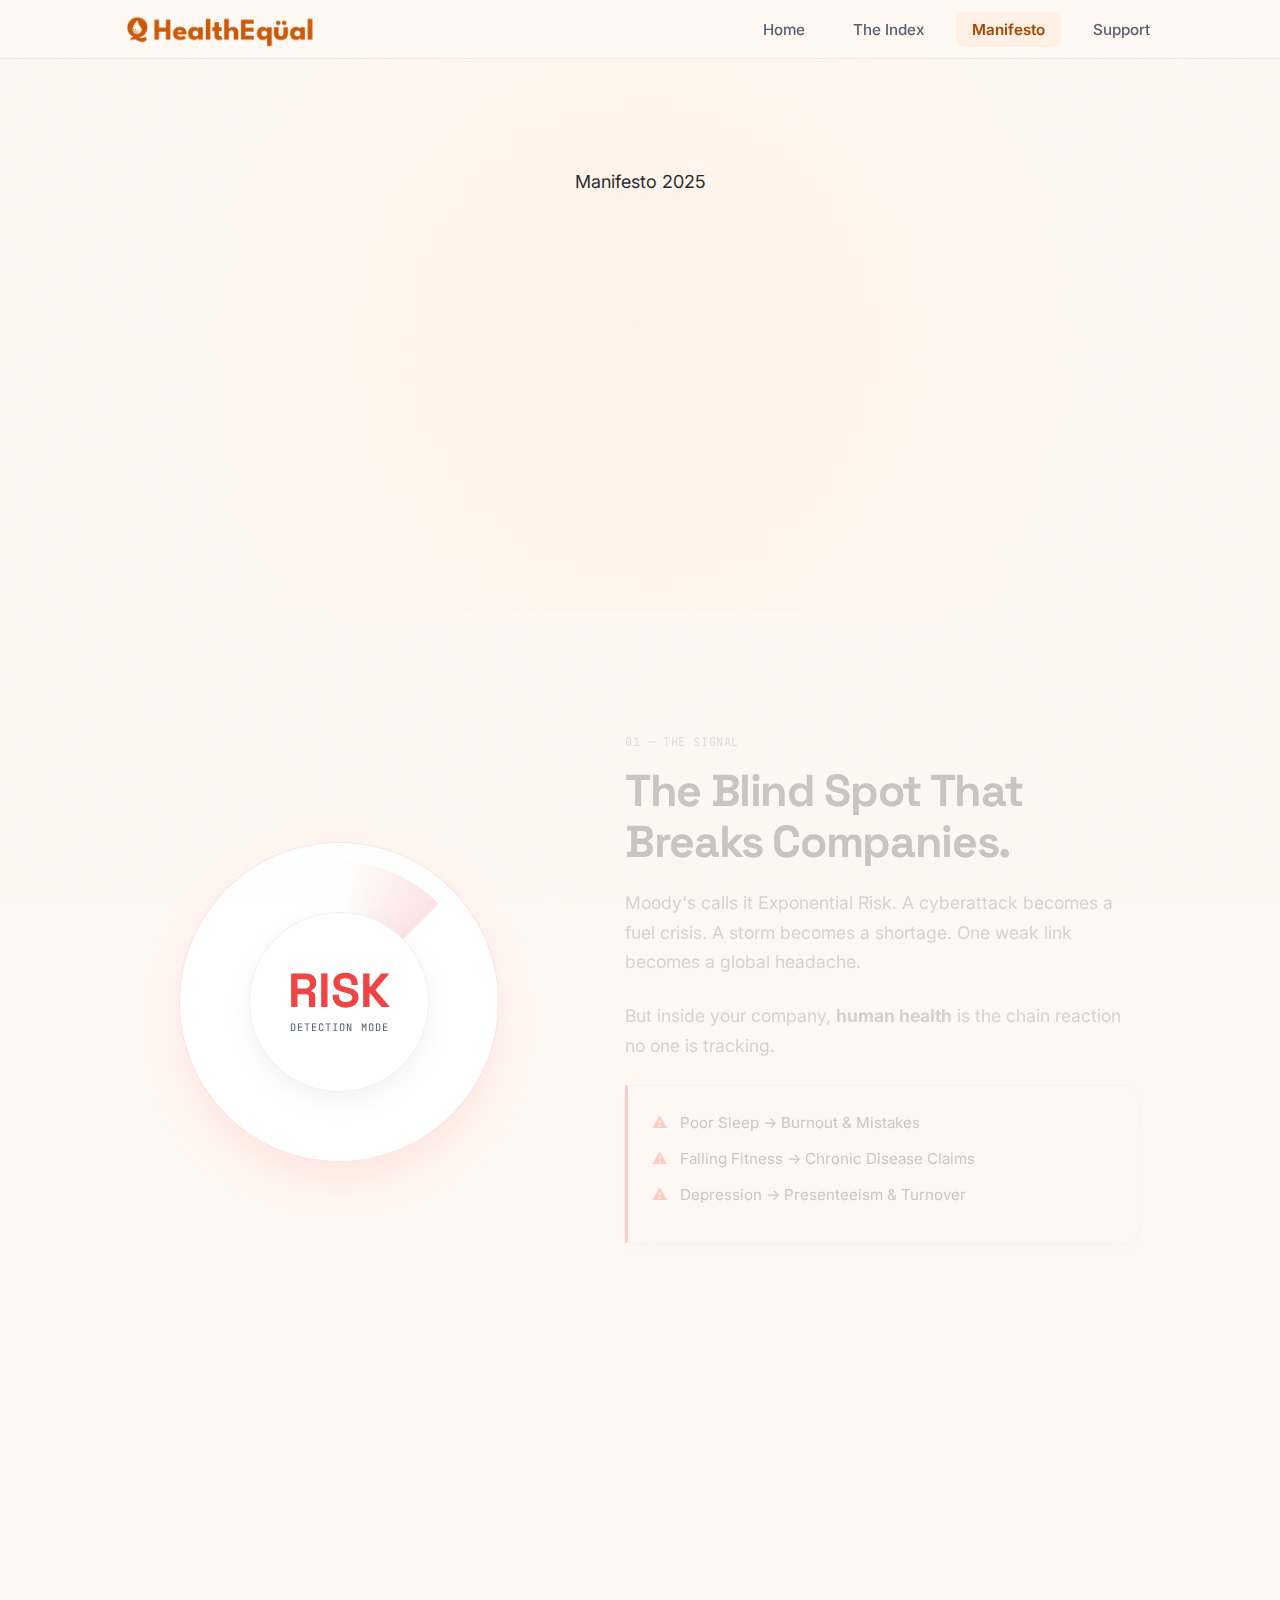
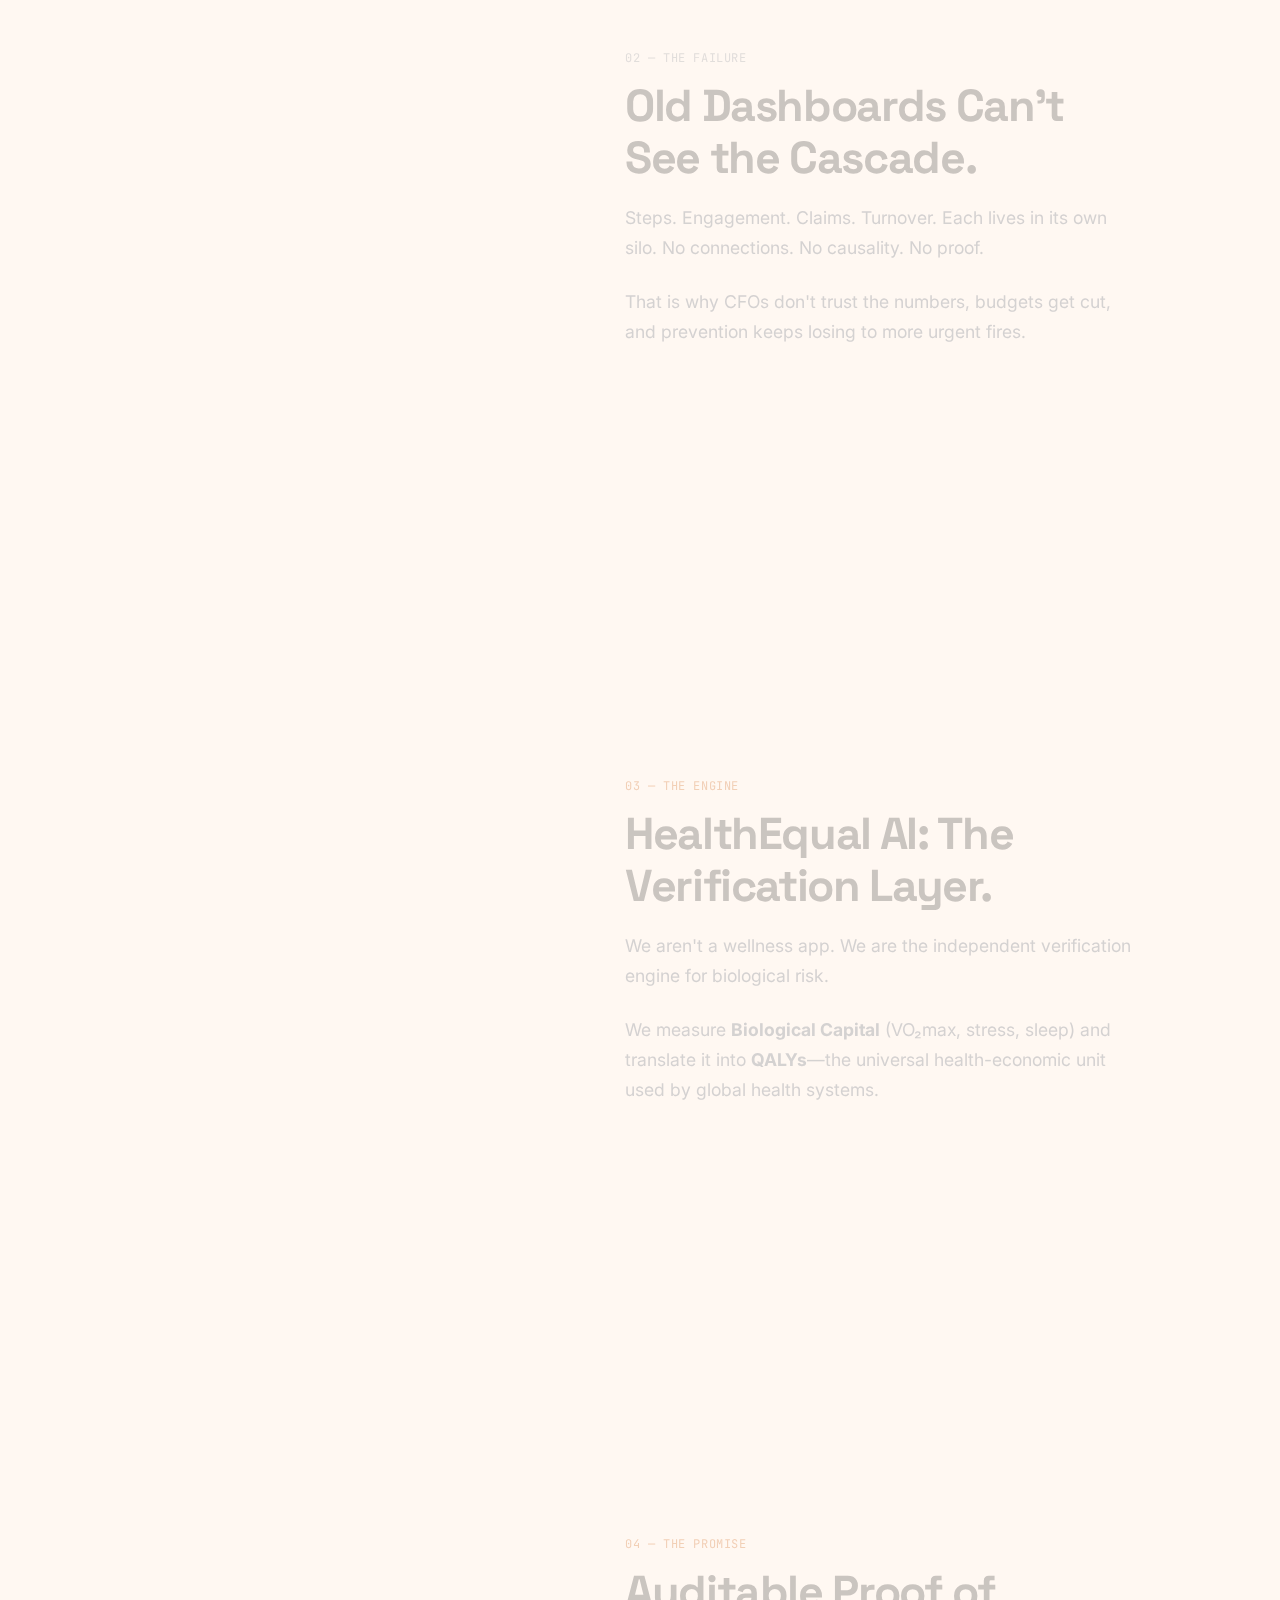
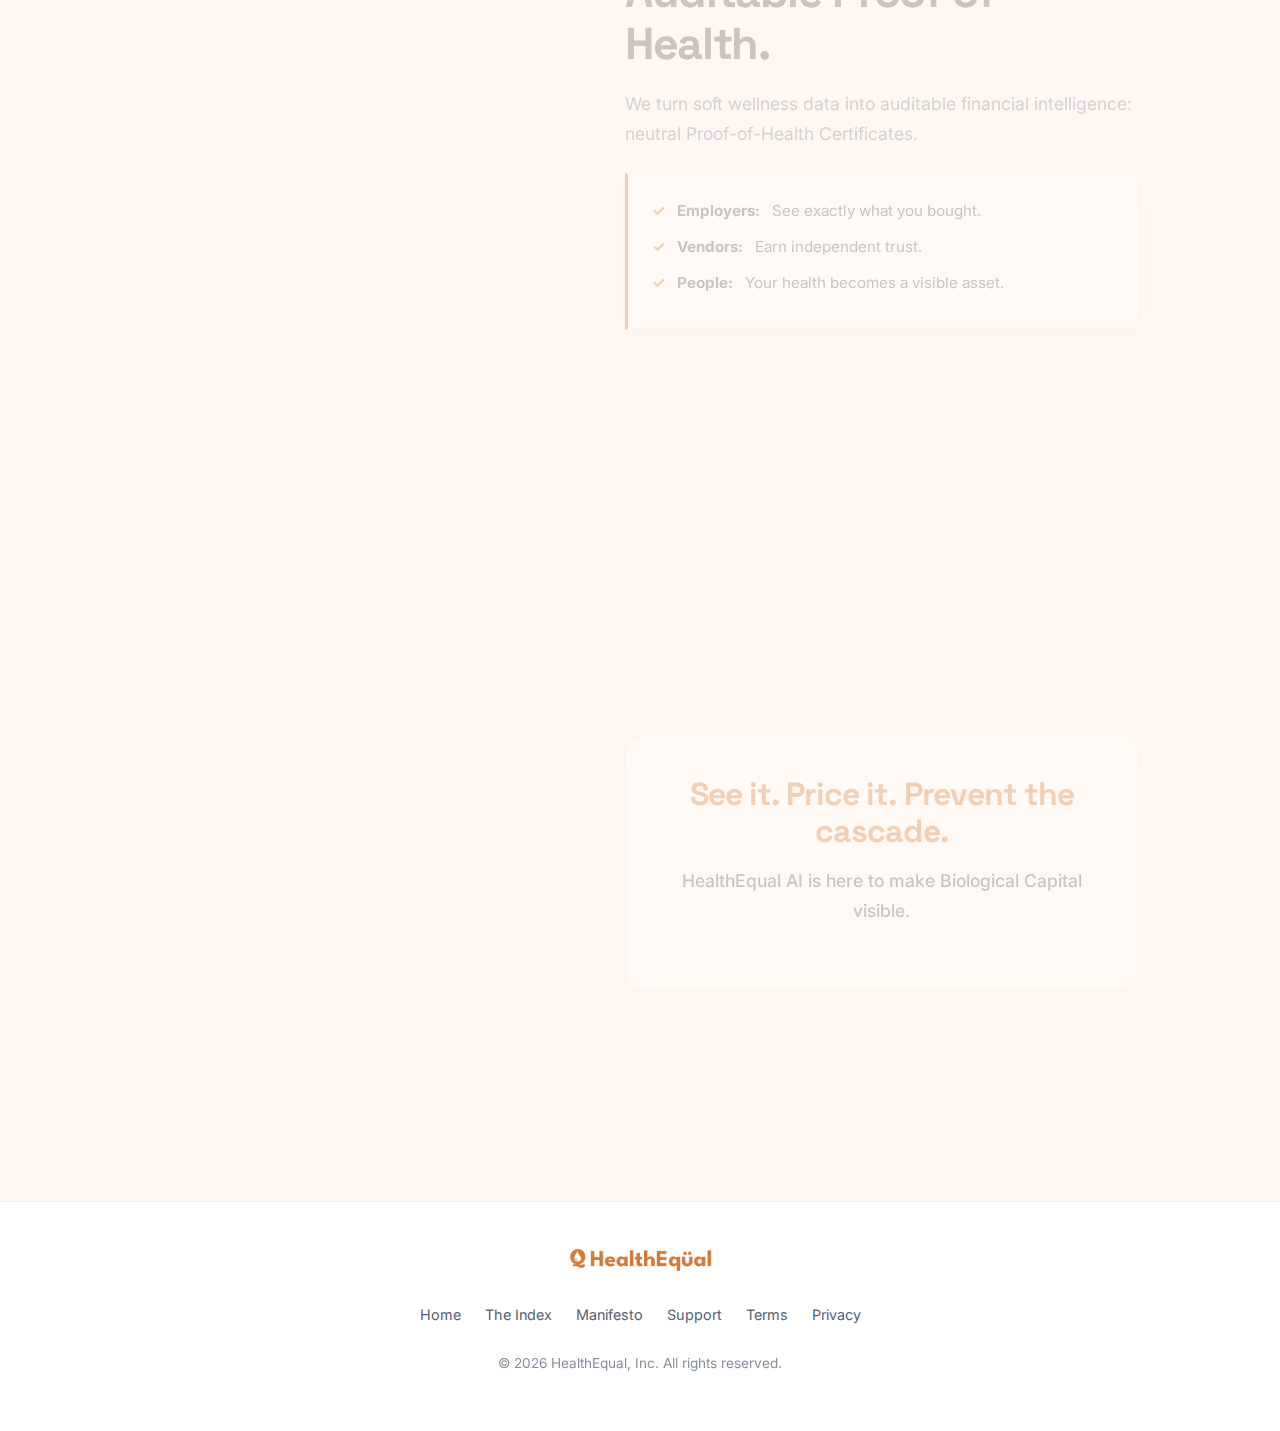
<file: manifesto/index.html>
<!DOCTYPE html>
<html lang="en">
<head>
  <meta charset="UTF-8">
  <meta name="viewport" content="width=device-width, initial-scale=1.0">
  <title>Manifesto | HealthEqual AI</title>
  <meta name="description" content="Human Health in the Era of Exponential Risk. The HealthEqual AI Manifesto.">
  <link rel="icon" href="/lumicoin-logo.png" type="image/png">

  <!-- Fonts -->
  <link rel="preconnect" href="https://fonts.googleapis.com">
  <link rel="preconnect" href="https://fonts.gstatic.com" crossorigin>
  <link href="https://fonts.googleapis.com/css2?family=Inter:wght@300;400;500;600;700&family=Space+Grotesk:wght@400;500;600;700&family=JetBrains+Mono:wght@400;500&display=swap" rel="stylesheet">

  <style>
    /* =========================================
       1. CORE VARIABLES (Unified & Softened)
       ========================================= */
    :root {
      /* Spacing */
      --base-unit: 8px;
      --spacing-xs: 8px;
      --spacing-sm: 16px;
      --spacing-md: 24px;
      --spacing-lg: 32px;
      --spacing-xl: 40px;
      --spacing-2xl: 56px;
      --spacing-3xl: 80px;

      /* Colors */
      --bg-base: #FFF8F2;       /* Cream Background */
      --bg-surface: #FFFFFF;    /* White Surface */
      
      /* UPDATED: Softer Text Colors */
      --text-primary: #2D2D2D;  /* Softened Charcoal (was #1A1A1A) */
      --text-secondary: #556172;/* Cool Gray for body text */
      --text-muted: #889099;    /* Lighter gray for meta details */
      
      --accent-primary: #CB5907;
      --accent-primary-light: #F28341;
      --accent-primary-dark: #A94700;
      --accent-peach: rgba(255, 197, 150, .15);
      
      --risk-color: #EF4444;
      --light-gray: rgba(0, 0, 0, .06);
      
      /* UI */
      --border-radius-lg: 16px;
      --border-radius-md: 12px;
      --border-radius-sm: 8px;
      
      --shadow-soft: 0 4px 12px rgba(45, 45, 45, 0.04), 0 12px 32px rgba(45, 45, 45, 0.03);
      --shadow-orb: 0 20px 50px rgba(203, 89, 7, 0.1), 0 0 0 1px rgba(203, 89, 7, 0.08);
      
      --ease-out: cubic-bezier(0.215, 0.61, 0.355, 1);
      --ease-elastic: cubic-bezier(0.175, 0.885, 0.32, 1.15);
    }

    /* =========================================
       2. RESET & BASE
       ========================================= */
    * { margin: 0; padding: 0; box-sizing: border-box; }
    html { scroll-behavior: smooth; }
    
    body {
      font-family: 'Inter', sans-serif;
      background-color: var(--bg-base);
      color: var(--text-primary);
      line-height: 1.7;
      font-size: 18px;
      -webkit-font-smoothing: antialiased;
      overflow-x: hidden;
    }

    h1, h2, h3 {
      font-family: 'Space Grotesk', sans-serif;
      font-weight: 700;
      color: var(--text-primary);
      line-height: 1.15;
      letter-spacing: -0.03em;
    }

    .mono {
      font-family: 'JetBrains Mono', monospace;
      text-transform: uppercase;
      letter-spacing: 0.08em;
      font-size: 0.75rem;
    }

    .container {
      width: 100%;
      max-width: 1100px;
      margin: 0 auto;
      padding: 0 var(--spacing-md);
    }

    /* Texture Overlay */
    .texture {
      position: fixed; inset: 0; pointer-events: none; z-index: 50;
      opacity: 0.35;
      background-image: url("data:image/svg+xml,%3Csvg viewBox='0 0 200 200' xmlns='http://www.w3.org/2000/svg'%3E%3Cfilter id='noiseFilter'%3E%3CfeTurbulence type='fractalNoise' baseFrequency='0.8' numOctaves='3' stitchTiles='stitch'/%3E%3C/filter%3E%3Crect width='100%25' height='100%25' filter='url(%23noiseFilter)' opacity='0.05'/%3E%3C/svg%3E");
      mix-blend-mode: multiply;
    }

    /* =========================================
       3. HEADER (100% Consistent with Homepage)
       ========================================= */
    .site-header {
      position: sticky;
      top: 0;
      z-index: 1000;
      background-color: rgba(255, 248, 242, 0.96);
      backdrop-filter: blur(12px);
      -webkit-backdrop-filter: blur(12px);
      border-bottom: 1px solid var(--light-gray);
    }
    .site-header .container {
      display: flex;
      align-items: center;
      padding-top: var(--spacing-xs);
      padding-bottom: var(--spacing-xs);
      gap: var(--spacing-sm);
    }
    .logo-link img {
      height: 42px;
      display: block;
      transition: transform 0.2s ease;
    }
    .logo-link:hover img { transform: scale(1.02); }

    .main-nav { margin-left: auto; }
    .main-nav ul {
      display: flex;
      align-items: center;
      gap: var(--spacing-sm);
      justify-content: flex-end;
      list-style: none;
    }
    .main-nav a {
      font-size: 0.95rem;
      font-weight: 500;
      color: var(--text-secondary);
      text-decoration: none;
      padding: var(--spacing-xs) var(--spacing-sm);
      border-radius: var(--border-radius-sm);
      transition: all 0.2s ease;
    }
    .main-nav a:hover {
      color: var(--accent-primary);
      background-color: var(--accent-peach);
    }
    .main-nav a.active {
      color: var(--accent-primary-dark);
      background-color: var(--accent-peach);
      font-weight: 600;
    }

    /* Mobile Nav Toggle */
    .nav-toggle {
      display: none; margin-left: auto;
      background: none; border: none; cursor: pointer; padding: var(--spacing-xs);
    }
    .nav-toggle span {
      display: block; width: 22px; height: 2px;
      background-color: var(--accent-primary);
      margin: 5px 0; border-radius: 1px;
    }
    .nav-overlay { display: none; }

    /* =========================================
       4. CINEMATIC HERO
       ========================================= */
    .hero-section {
      position: relative;
      padding: clamp(80px, 12vh, 140px) 0 clamp(60px, 10vh, 100px);
      text-align: center;
      overflow: hidden;
    }

    .hero-bg {
      position: absolute; top: -30%; left: 50%; transform: translateX(-50%);
      width: 100vw; height: 100vh;
      background: radial-gradient(circle, var(--accent-peach) 0%, transparent 60%);
      opacity: 0.7;
      z-index: -1;
      animation: breathe 8s infinite alternate ease-in-out;
    }
    @keyframes breathe { 0% { transform: translateX(-50%) scale(1); } 100% { transform: translateX(-50%) scale(1.1); } }

    .hero-badge {
      display: inline-flex; align-items: center; gap: 8px;
      padding: 6px 16px; background: #fff; border: 1px solid rgba(203, 89, 7, 0.2);
      border-radius: 100px; color: var(--accent-primary);
      font-size: 0.75rem; font-weight: 600;
      margin-bottom: 24px;
      box-shadow: 0 2px 8px rgba(203, 89, 7, 0.05);
      animation: fadeUp 0.8s ease-out forwards;
    }
    .hero-badge::before { content:''; width:6px; height:6px; background:var(--accent-primary); border-radius:50%; animation: pulse 2s infinite; }
    @keyframes pulse { 0%,100%{ opacity:1;} 50%{ opacity:0.5;} }

    .hero-title {
      font-size: clamp(2.8rem, 6vw, 4.5rem);
      margin-bottom: 24px;
      line-height: 1.05;
      animation: fadeUp 0.8s 0.1s ease-out forwards; opacity: 0;
    }
    .hero-title .highlight { color: var(--accent-primary); }

    .hero-subtitle {
      font-size: clamp(1.15rem, 3vw, 1.35rem);
      color: var(--text-secondary);
      max-width: 58ch; margin: 0 auto 40px;
      font-weight: 400;
      animation: fadeUp 0.8s 0.2s ease-out forwards; opacity: 0;
    }

    .scroll-mouse {
      width: 24px; height: 36px; border: 2px solid var(--accent-primary);
      border-radius: 12px; position: relative; margin: 0 auto;
      opacity: 0; animation: fadeUp 0.8s 0.4s ease-out forwards;
    }
    .scroll-wheel {
      width: 2px; height: 6px; background: var(--accent-primary);
      position: absolute; top: 6px; left: 50%; transform: translateX(-50%);
      animation: wheelDrop 2s infinite;
    }
    @keyframes wheelDrop { 0% { top: 6px; opacity: 1; } 100% { top: 16px; opacity: 0; } }

    /* =========================================
       5. SCROLLYTELLING ENGINE
       ========================================= */
    .manifesto-engine {
      position: relative;
      padding-bottom: 150px;
    }

    .split-layout {
      display: grid; grid-template-columns: 1fr 1.2fr; gap: 60px;
      max-width: 1100px; margin: 0 auto; padding: 0 var(--spacing-md);
    }

    /* --- LEFT: Sticky Visual --- */
    .visual-col {
      position: sticky; top: 120px; height: calc(100vh - 120px);
      display: flex; align-items: center; justify-content: center;
    }

    .orb-stage {
      width: 320px; height: 320px; position: relative;
      display: flex; align-items: center; justify-content: center;
    }

    /* Ring */
    .orb-ring {
      position: absolute; inset: 0; border-radius: 50%;
      border: 1px solid rgba(203, 89, 7, 0.1);
      background: #fff;
      box-shadow: var(--shadow-orb);
      transition: border-color 0.5s ease, box-shadow 0.5s ease;
    }

    /* Radar Sweep */
    .orb-radar {
      position: absolute; inset: 20px; border-radius: 50%;
      background: conic-gradient(from 0deg, transparent 0deg, var(--accent-primary) 30deg, transparent 31deg);
      opacity: 0.1;
      animation: spin 4s linear infinite;
      transition: background 0.5s ease;
    }
    @keyframes spin { to { transform: rotate(360deg); } }

    /* Core */
    .orb-core {
      position: relative; z-index: 2;
      width: 180px; height: 180px;
      background: #fff; border-radius: 50%;
      display: flex; flex-direction: column; align-items: center; justify-content: center;
      box-shadow: 0 10px 30px rgba(0,0,0,0.05);
      border: 1px solid rgba(0,0,0,0.05);
      transition: transform 0.3s var(--ease-elastic);
    }

    .orb-value {
      font-family: 'Space Grotesk', sans-serif;
      font-size: 3rem; font-weight: 700; line-height: 1;
      color: var(--accent-primary);
      transition: color 0.3s;
    }
    .orb-label {
      font-family: 'JetBrains Mono', monospace;
      font-size: 0.65rem; letter-spacing: 0.1em; text-transform: uppercase;
      color: var(--text-secondary); margin-top: 4px;
    }

    /* STATES */
    [data-state="risk"] .orb-radar {
      background: conic-gradient(from 0deg, transparent 0deg, var(--risk-color) 45deg, transparent 46deg);
      opacity: 0.15; animation-duration: 1.5s;
    }
    [data-state="risk"] .orb-value { color: var(--risk-color); }
    [data-state="risk"] .orb-ring { border-color: rgba(239,68,68,0.15); box-shadow: 0 20px 50px rgba(239,68,68,0.1); }

    [data-state="solution"] .orb-radar {
      background: conic-gradient(from 0deg, transparent 0deg, var(--accent-primary) 120deg, transparent 121deg);
      opacity: 0.1; animation-duration: 6s;
    }
    [data-state="solution"] .orb-value { color: var(--accent-primary); }

    /* --- RIGHT: Scrolling Content --- */
    .content-col {
      padding: 10vh 0; display: flex; flex-direction: column; gap: 45vh;
    }

    .chapter {
      opacity: 0.25; transform: translateY(30px);
      transition: opacity 0.6s ease, transform 0.6s ease;
      padding-right: 5%;
    }
    .chapter.active { opacity: 1; transform: translateY(0); }

    .chapter-meta {
      display: block; font-family: 'JetBrains Mono', monospace;
      font-size: 0.75rem; color: var(--text-muted);
      margin-bottom: 12px; letter-spacing: 0.05em;
    }

    .chapter h2 {
      font-size: clamp(2rem, 4vw, 2.8rem);
      margin-bottom: 20px; color: var(--text-primary);
    }

    .chapter p {
      font-size: 1.1rem; color: var(--text-secondary);
      margin-bottom: 24px; line-height: 1.7;
    }

    /* Info Cards */
    .info-card {
      background: var(--bg-surface);
      border: 1px solid rgba(0,0,0,0.06);
      border-left: 3px solid var(--accent-primary);
      padding: 24px; border-radius: 0 12px 12px 0;
      box-shadow: var(--shadow-soft);
      transition: transform 0.3s ease;
    }
    .info-card:hover { transform: translateX(5px); }
    
    .info-card.risk { border-left-color: var(--risk-color); background: #FEF2F2; }
    .info-card.solution { background: #FFF; }

    .info-list li {
      list-style: none; margin-bottom: 10px; display: flex; align-items: center; gap: 12px;
      font-size: 0.95rem; color: var(--text-primary);
    }
    .info-card.risk li::before { content: '⚠'; color: var(--risk-color); }
    .info-card.solution li::before { content: '✓'; color: var(--accent-primary); font-weight: 700; }

    /* Closing Statement */
    .closing {
      padding: 40px; background: #fff;
      border: 1px solid rgba(203,89,7,0.15); border-radius: 20px;
      text-align: center; box-shadow: 0 10px 40px rgba(203,89,7,0.05);
    }
    .closing h2 { color: var(--accent-primary); font-size: 2rem; margin-bottom: 16px; }
    .closing p { color: var(--text-primary); font-weight: 500; }

    /* =========================================
       6. FOOTER (Exact match)
       ========================================= */
    .site-footer {
      text-align: center;
      padding: var(--spacing-xl) var(--spacing-md) var(--spacing-2xl);
      border-top: 1px solid var(--light-gray);
      background: #fff;
    }
    .footer-logo { height: 32px; opacity: 0.8; margin-bottom: 20px; transition: opacity 0.2s; }
    .footer-logo:hover { opacity: 1; }
    
    .footer-nav {
      display: flex; justify-content: center; flex-wrap: wrap; gap: 24px;
      margin-bottom: 24px;
    }
    .footer-nav a {
      color: var(--text-secondary); text-decoration: none; font-size: 0.9rem;
      transition: color 0.2s;
    }
    .footer-nav a:hover { color: var(--accent-primary); }
    .copyright { font-size: 0.85rem; color: var(--text-secondary); opacity: 0.7; }

    @keyframes fadeUp { from { opacity:0; transform:translateY(20px); } to { opacity:1; transform:translateY(0); } }

    /* Mobile */
    @media (max-width: 768px) {
      .split-layout { grid-template-columns: 1fr; gap: 40px; }
      .visual-col { position: relative; top: 0; height: auto; padding: 40px 0; margin-bottom: 40px; }
      .content-col { padding: 0; gap: 100px; }
      .orb-stage { width: 260px; height: 260px; }
      .orb-core { width: 150px; height: 150px; }
      .orb-value { font-size: 2.5rem; }
      
      .nav-toggle { display: block; }
      .main-nav {
        display: none; position: absolute; top: 100%; left: 0; right: 0;
        background: var(--bg-base); padding: 20px; border-bottom: 1px solid var(--light-gray);
      }
      .main-nav.is-open { display: block; }
      .main-nav ul { flex-direction: column; align-items: flex-start; }
      .main-nav a { padding: 10px 0; width: 100%; display: block; }
    }
  </style>
</head>
<body>

  <div class="texture"></div>

  <!-- HEADER -->
  <header class="site-header">
    <div class="container">
      <a href="/" class="logo-link">
        <img src="/healthequal-logo-x.png" alt="HealthEqual Logo">
      </a>

      <button class="nav-toggle" aria-label="Toggle navigation">
        <span></span><span></span><span></span>
      </button>

      <nav class="main-nav" id="mainNav">
        <ul>
          <li><a href="/">Home</a></li>
          <li><a href="/wellness-roi-transparency-index/">The Index</a></li>
          <li><a href="/manifesto/" class="active">Manifesto</a></li>
          <li><a href="/support/">Support</a></li>
        </ul>
      </nav>
    </div>
  </header>

  <main>
    <!-- HERO -->
    <section class="hero-section">
      <div class="hero-bg"></div>
      <div class="container">
        <div class="hero-content">
          <div class="badge-pill">Manifesto 2025</div>
          <h1 class="hero-title">
            Human Health in the Era of<br>
            <span class="highlight">Exponential Risk</span>
          </h1>
          <p class="hero-subtitle">
            The world is dominoes now. One shock triggers ten more. But the biggest untracked domino isn't in supply chains. <strong>It lives inside people.</strong>
          </p>
          <div class="scroll-mouse"><div class="scroll-wheel"></div></div>
        </div>
      </div>
    </section>

    <!-- ENGINE -->
    <section class="manifesto-engine">
      <div class="split-layout">
        
        <!-- STICKY ORB -->
        <div class="visual-col">
          <div class="orb-stage" id="orb" data-state="risk">
            <div class="orb-ring"></div>
            <div class="orb-radar"></div>
            <div class="orb-core">
              <div class="orb-value" id="orbValue">RISK</div>
              <div class="orb-label" id="orbLabel">Detection Mode</div>
            </div>
          </div>
        </div>

        <!-- CONTENT -->
        <div class="content-col">
          
          <!-- Chapter 1 -->
          <article class="chapter" data-state="risk">
            <span class="chapter-meta">01 — THE SIGNAL</span>
            <h2>The Blind Spot That Breaks Companies.</h2>
            <p>Moody's calls it Exponential Risk. A cyberattack becomes a fuel crisis. A storm becomes a shortage. One weak link becomes a global headache.</p>
            <p>But inside your company, <strong>human health</strong> is the chain reaction no one is tracking.</p>
            
            <div class="info-card risk">
              <ul class="info-list">
                <li>Poor Sleep → Burnout &amp; Mistakes</li>
                <li>Falling Fitness → Chronic Disease Claims</li>
                <li>Depression → Presenteeism &amp; Turnover</li>
              </ul>
            </div>
          </article>

          <!-- Chapter 2 -->
          <article class="chapter" data-state="risk">
            <span class="chapter-meta">02 — THE FAILURE</span>
            <h2>Old Dashboards Can't See the Cascade.</h2>
            <p>Steps. Engagement. Claims. Turnover. Each lives in its own silo. No connections. No causality. No proof.</p>
            <p>That is why CFOs don't trust the numbers, budgets get cut, and prevention keeps losing to more urgent fires.</p>
          </article>

          <!-- Chapter 3 -->
          <article class="chapter" data-state="solution">
            <span class="chapter-meta" style="color:var(--accent-primary)">03 — THE ENGINE</span>
            <h2>HealthEqual AI: The Verification Layer.</h2>
            <p>We aren't a wellness app. We are the independent verification engine for biological risk.</p>
            <p>We measure <strong>Biological Capital</strong> (VO₂max, stress, sleep) and translate it into <strong>QALYs</strong>—the universal health-economic unit used by global health systems.</p>
          </article>

          <!-- Chapter 4 -->
          <article class="chapter" data-state="solution">
            <span class="chapter-meta" style="color:var(--accent-primary)">04 — THE PROMISE</span>
            <h2>Auditable Proof of Health.</h2>
            <p>We turn soft wellness data into auditable financial intelligence: neutral Proof-of-Health Certificates.</p>
            <div class="info-card solution">
              <ul class="info-list">
                <li><strong>Employers:</strong> See exactly what you bought.</li>
                <li><strong>Vendors:</strong> Earn independent trust.</li>
                <li><strong>People:</strong> Your health becomes a visible asset.</li>
              </ul>
            </div>
          </article>

          <!-- Closing -->
          <article class="chapter" data-state="solution">
            <div class="closing">
              <h2>See it. Price it. Prevent the cascade.</h2>
              <p>HealthEqual AI is here to make Biological Capital visible.</p>
            </div>
          </article>

        </div>
      </div>
    </section>
  </main>

  <!-- FOOTER -->
  <footer class="site-footer">
    <div class="container">
      <img src="/healthequal-logo-x.png" alt="HealthEqual Logo" class="footer-logo">
      <nav class="footer-nav">
        <a href="/">Home</a>
        <a href="/wellness-roi-transparency-index/">The Index</a>
        <a href="/manifesto/">Manifesto</a>
        <a href="/support/">Support</a>
        <a href="/terms/">Terms</a>
        <a href="/privacy/">Privacy</a>
      </nav>
      <p class="copyright">© <span id="year">2025</span> HealthEqual, Inc. All rights reserved.</p>
    </div>
  </footer>

  <script>
    document.addEventListener('DOMContentLoaded', () => {
      document.getElementById('year').textContent = new Date().getFullYear();

      // Mobile Nav
      const navToggle = document.querySelector('.nav-toggle');
      const mainNav = document.getElementById('mainNav');
      navToggle.addEventListener('click', () => {
        mainNav.classList.toggle('is-open');
      });

      // Scrollytelling
      const orb = document.getElementById('orb');
      const orbValue = document.getElementById('orbValue');
      const orbLabel = document.getElementById('orbLabel');
      const chapters = document.querySelectorAll('.chapter');

      const observer = new IntersectionObserver((entries) => {
        entries.forEach(entry => {
          if (entry.isIntersecting) {
            entry.target.classList.add('active');
            const state = entry.target.getAttribute('data-state');
            orb.setAttribute('data-state', state);

            if (state === 'risk') {
              orbValue.innerText = 'RISK';
              orbLabel.innerText = 'Detection Mode';
              orbLabel.style.color = 'var(--risk-color)';
            } else {
              orbValue.innerText = 'QALY';
              orbLabel.innerText = 'Verification Mode';
              orbLabel.style.color = 'var(--accent-primary)';
            }
          } else {
            entry.target.classList.remove('active');
          }
        });
      }, { rootMargin: '-40% 0px -40% 0px' });

      chapters.forEach(c => observer.observe(c));
    });
  </script>
</body>
</html>
</file>
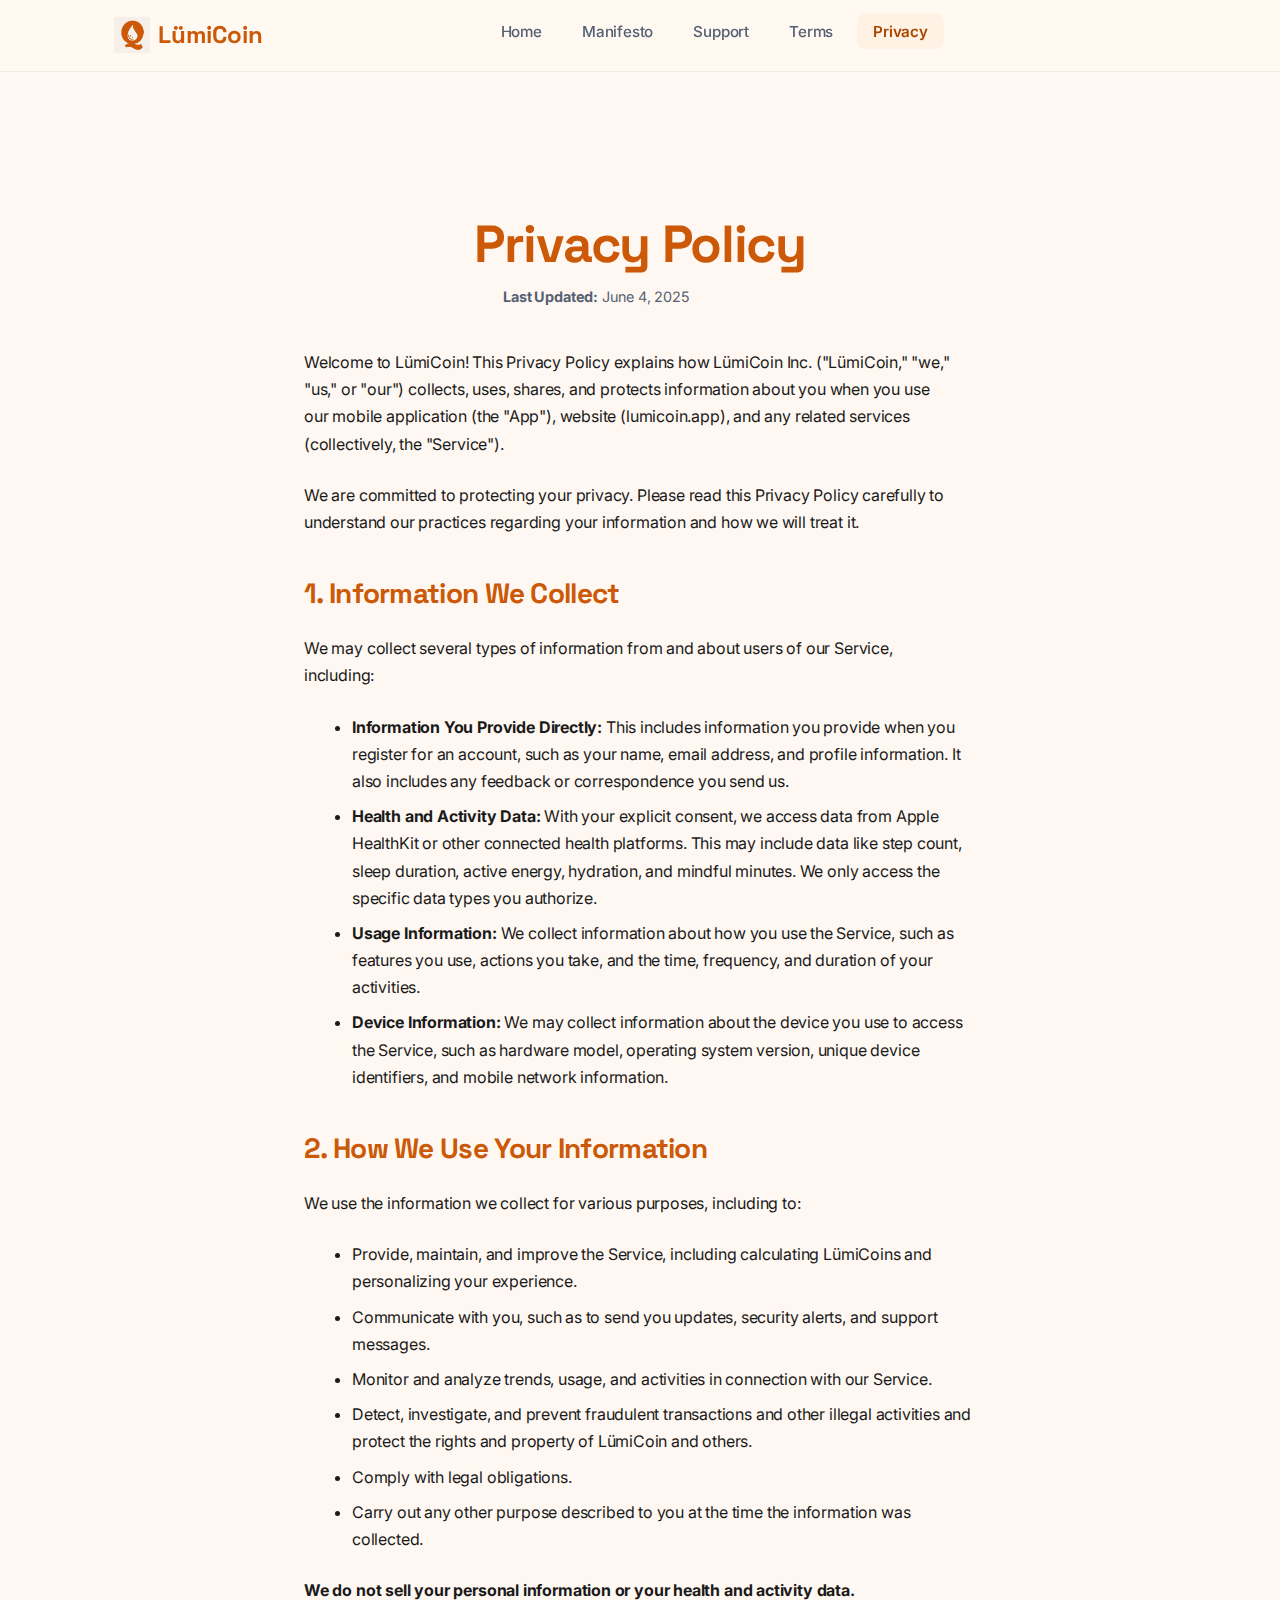
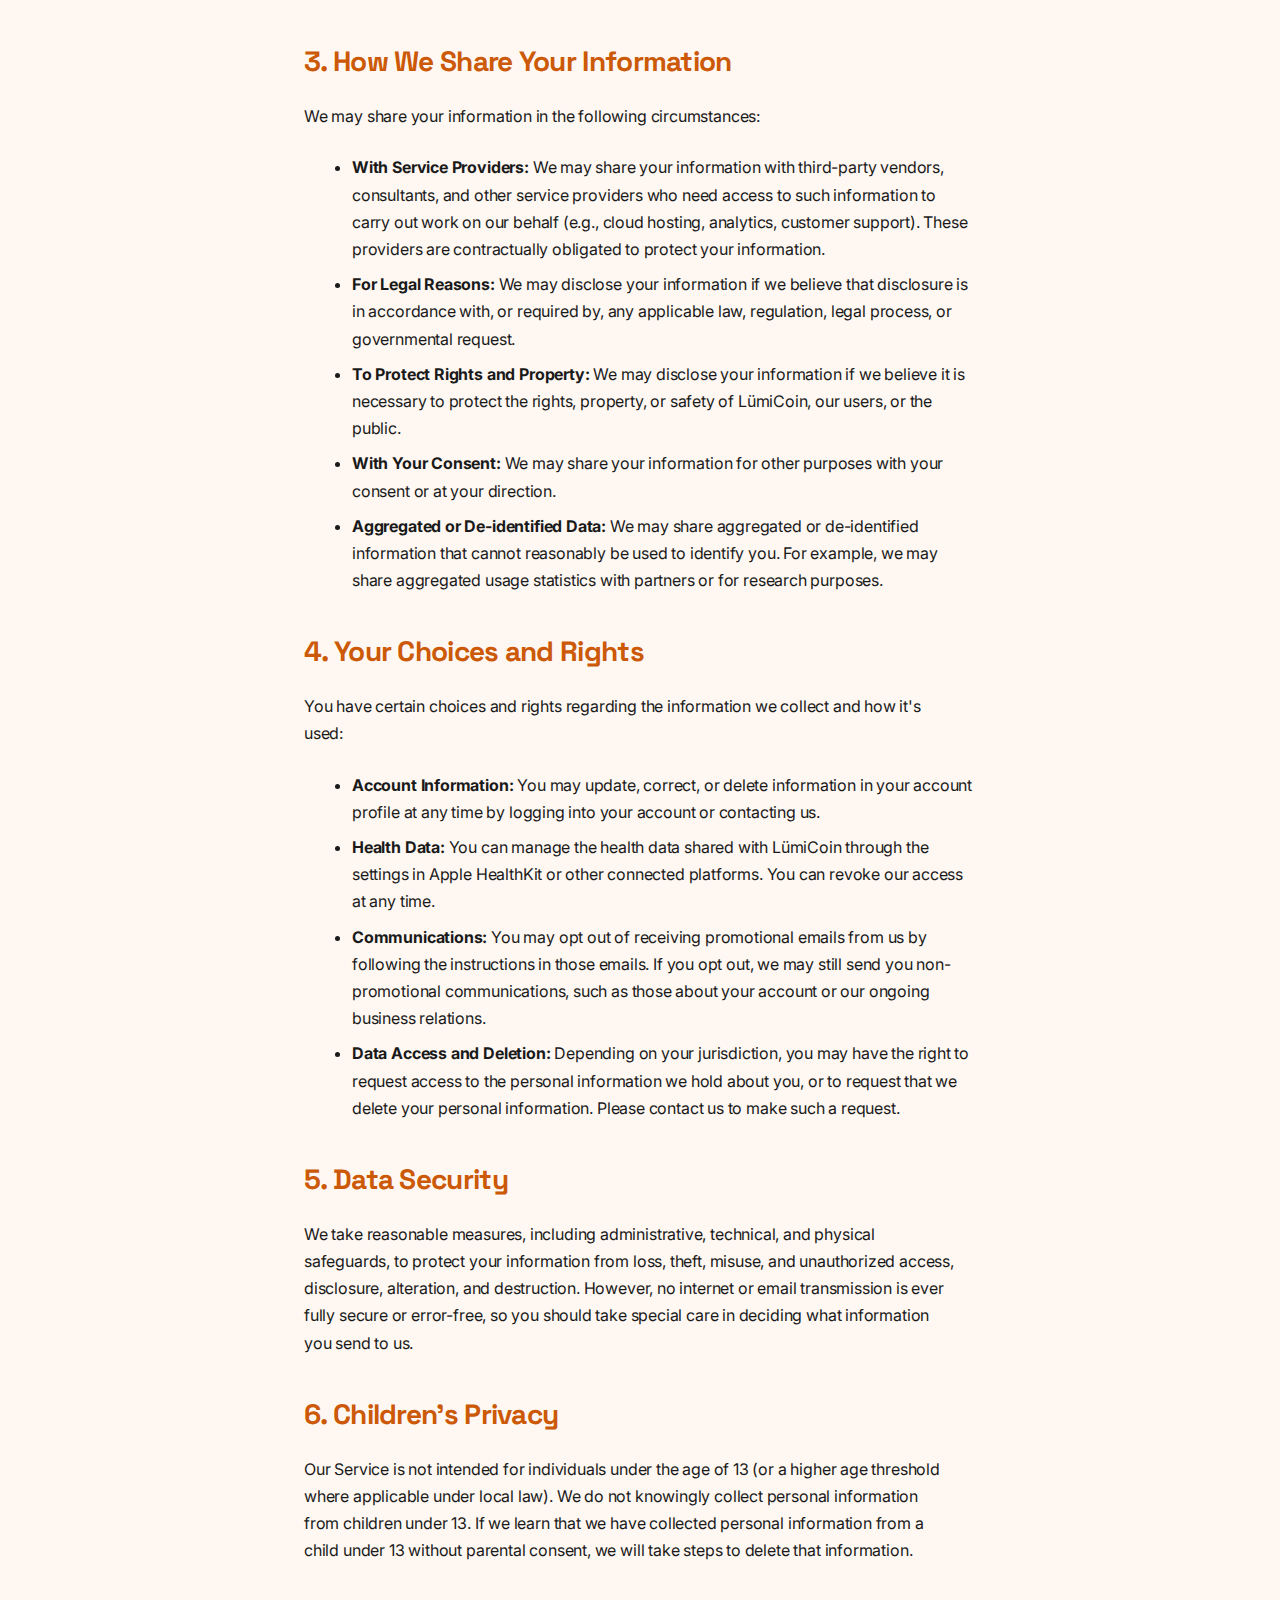
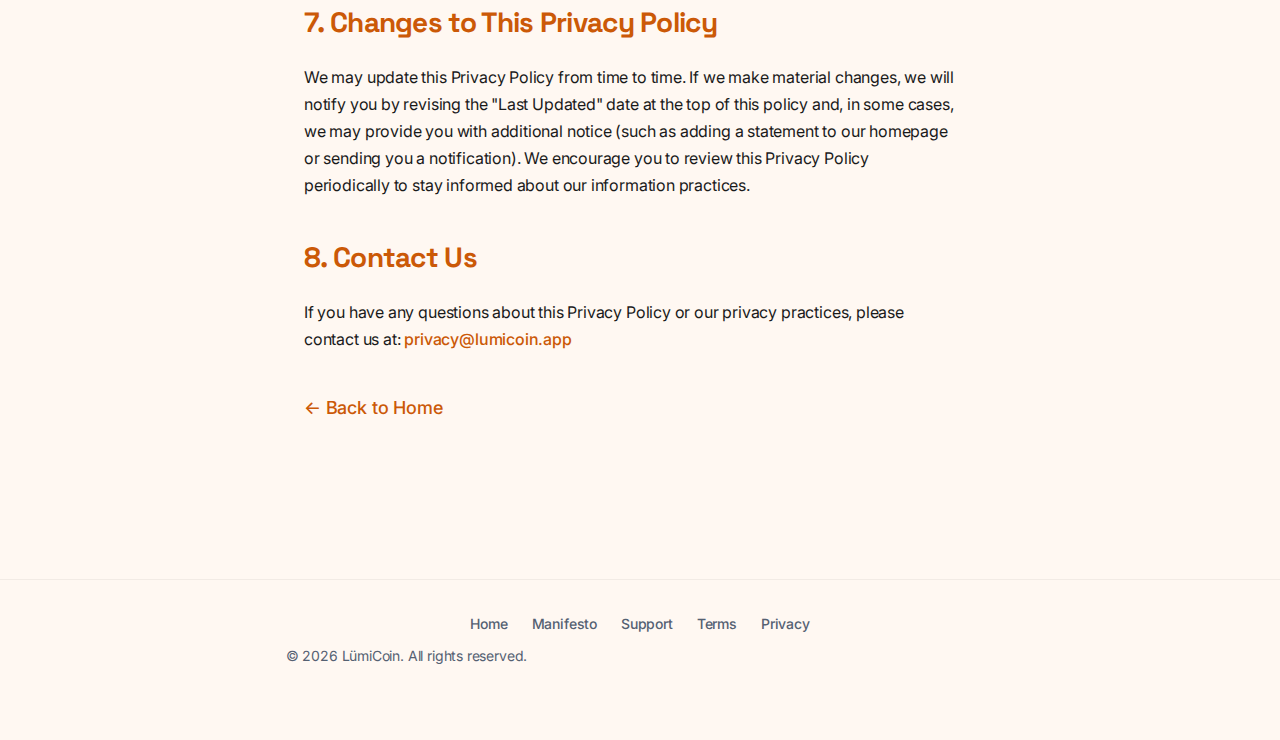
<file: privacy/index.html>
<!DOCTYPE html>
<html lang="en">
<head>
  <meta charset="UTF-8">
  <meta name="viewport" content="width=device-width, initial-scale=1.0">
  <title>Privacy Policy | LümiCoin</title>
  <meta name="description" content="LümiCoin Privacy Policy: Understand how we collect, use, and protect your personal information.">
  <link rel="icon" href="/lumicoin-logo.png" type="image/png">

  <link rel="preconnect" href="https://fonts.googleapis.com">
  <link rel="preconnect" href="https://fonts.gstatic.com" crossorigin>
  <link href="https://fonts.googleapis.com/css2?family=Inter:wght@400;500;600;700&family=Space+Grotesk:wght@500;600;700&display=swap" rel="stylesheet">
  
  <link rel="stylesheet" href="/style.css">
</head>
<body>

  <header class="site-header">
    <div class="container">
      <a href="/" class="logo-link">
        <img src="/lumicoin-logo.png" alt="LümiCoin Logo">
        <span class="logo-text">LümiCoin</span>
      </a>
      <button class="nav-toggle" aria-label="Open navigation" aria-expanded="false">
        <span class="icon-bar"></span>
        <span class="icon-bar"></span>
        <span class="icon-bar"></span>
      </button>
      <nav class="main-nav" id="mainNav">
        <ul>
          <li><a href="/">Home</a></li>
          <li><a href="/manifesto/">Manifesto</a></li>
          <li><a href="/support/">Support</a></li>
          <li><a href="/terms/">Terms</a></li>
          <li><a href="/privacy/" class="active">Privacy</a></li>
        </ul>
      </nav>
      <div class="nav-overlay"></div>
    </div>
  </header>

  <main>
    <section class="page-section">
      <div class="container-narrow text-content-page">
        <h1 class="page-title">Privacy Policy</h1>
        <p class="effective-date"><strong>Last Updated:</strong> June 4, 2025</p>

        <p>Welcome to LümiCoin! This Privacy Policy explains how LümiCoin Inc. ("LümiCoin," "we," "us," or "our") collects, uses, shares, and protects information about you when you use our mobile application (the "App"), website (lumicoin.app), and any related services (collectively, the "Service").</p>
        <p>We are committed to protecting your privacy. Please read this Privacy Policy carefully to understand our practices regarding your information and how we will treat it.</p>

        <h2>1. Information We Collect</h2>
        <p>We may collect several types of information from and about users of our Service, including:</p>
        <ul>
          <li><strong>Information You Provide Directly:</strong> This includes information you provide when you register for an account, such as your name, email address, and profile information. It also includes any feedback or correspondence you send us.</li>
          <li><strong>Health and Activity Data:</strong> With your explicit consent, we access data from Apple HealthKit or other connected health platforms. This may include data like step count, sleep duration, active energy, hydration, and mindful minutes. We only access the specific data types you authorize.</li>
          <li><strong>Usage Information:</strong> We collect information about how you use the Service, such as features you use, actions you take, and the time, frequency, and duration of your activities.</li>
          <li><strong>Device Information:</strong> We may collect information about the device you use to access the Service, such as hardware model, operating system version, unique device identifiers, and mobile network information.</li>
        </ul>

        <h2>2. How We Use Your Information</h2>
        <p>We use the information we collect for various purposes, including to:</p>
        <ul>
          <li>Provide, maintain, and improve the Service, including calculating LümiCoins and personalizing your experience.</li>
          <li>Communicate with you, such as to send you updates, security alerts, and support messages.</li>
          <li>Monitor and analyze trends, usage, and activities in connection with our Service.</li>
          <li>Detect, investigate, and prevent fraudulent transactions and other illegal activities and protect the rights and property of LümiCoin and others.</li>
          <li>Comply with legal obligations.</li>
          <li>Carry out any other purpose described to you at the time the information was collected.</li>
        </ul>
        <p><strong>We do not sell your personal information or your health and activity data.</strong></p>
        
        <h2>3. How We Share Your Information</h2>
        <p>We may share your information in the following circumstances:</p>
        <ul>
            <li><strong>With Service Providers:</strong> We may share your information with third-party vendors, consultants, and other service providers who need access to such information to carry out work on our behalf (e.g., cloud hosting, analytics, customer support). These providers are contractually obligated to protect your information.</li>
            <li><strong>For Legal Reasons:</strong> We may disclose your information if we believe that disclosure is in accordance with, or required by, any applicable law, regulation, legal process, or governmental request.</li>
            <li><strong>To Protect Rights and Property:</strong> We may disclose your information if we believe it is necessary to protect the rights, property, or safety of LümiCoin, our users, or the public.</li>
            <li><strong>With Your Consent:</strong> We may share your information for other purposes with your consent or at your direction.</li>
            <li><strong>Aggregated or De-identified Data:</strong> We may share aggregated or de-identified information that cannot reasonably be used to identify you. For example, we may share aggregated usage statistics with partners or for research purposes.</li>
        </ul>


        <h2>4. Your Choices and Rights</h2>
        <p>You have certain choices and rights regarding the information we collect and how it's used:</p>
        <ul>
          <li><strong>Account Information:</strong> You may update, correct, or delete information in your account profile at any time by logging into your account or contacting us.</li>
          <li><strong>Health Data:</strong> You can manage the health data shared with LümiCoin through the settings in Apple HealthKit or other connected platforms. You can revoke our access at any time.</li>
          <li><strong>Communications:</strong> You may opt out of receiving promotional emails from us by following the instructions in those emails. If you opt out, we may still send you non-promotional communications, such as those about your account or our ongoing business relations.</li>
          <li><strong>Data Access and Deletion:</strong> Depending on your jurisdiction, you may have the right to request access to the personal information we hold about you, or to request that we delete your personal information. Please contact us to make such a request.</li>
        </ul>

        <h2>5. Data Security</h2>
        <p>We take reasonable measures, including administrative, technical, and physical safeguards, to protect your information from loss, theft, misuse, and unauthorized access, disclosure, alteration, and destruction. However, no internet or email transmission is ever fully secure or error-free, so you should take special care in deciding what information you send to us.</p>
        
        <h2>6. Children's Privacy</h2>
        <p>Our Service is not intended for individuals under the age of 13 (or a higher age threshold where applicable under local law). We do not knowingly collect personal information from children under 13. If we learn that we have collected personal information from a child under 13 without parental consent, we will take steps to delete that information.</p>

        <h2>7. Changes to This Privacy Policy</h2>
        <p>We may update this Privacy Policy from time to time. If we make material changes, we will notify you by revising the "Last Updated" date at the top of this policy and, in some cases, we may provide you with additional notice (such as adding a statement to our homepage or sending you a notification). We encourage you to review this Privacy Policy periodically to stay informed about our information practices.</p>

        <h2>8. Contact Us</h2>
        <p>If you have any questions about this Privacy Policy or our privacy practices, please contact us at: <a href="mailto:privacy@lumicoin.app">privacy@lumicoin.app</a></p>
        
        <a href="/" class="back-link">← Back to Home</a>
      </div>
    </section>
  </main>

  <footer class="site-footer">
    <div class="container">
      <nav>
        <ul>
          <li><a href="/">Home</a></li>
          <li><a href="/manifesto/">Manifesto</a></li>
          <li><a href="/support/">Support</a></li>
          <li><a href="/terms/">Terms</a></li>
          <li><a href="/privacy/">Privacy</a></li>
        </ul>
      </nav>
      <p>© <span id="currentYear">2025</span> LümiCoin. All rights reserved.</p>
    </div>
  </footer>

  <script>
    document.getElementById('currentYear').textContent = new Date().getFullYear();
    const navToggle = document.querySelector('.nav-toggle');
    const mainNav = document.getElementById('mainNav');
    const navOverlay = document.querySelector('.nav-overlay');

    function toggleNav() {
      const isOpen = mainNav.classList.contains('is-open');
      mainNav.classList.toggle('is-open');
      navToggle.setAttribute('aria-expanded', !isOpen);
      navToggle.classList.toggle('is-active');
      if (navOverlay) navOverlay.style.display = isOpen ? 'none' : 'block';
    }

    navToggle.addEventListener('click', toggleNav);
    if (navOverlay) {
      navOverlay.addEventListener('click', toggleNav);
    }
  </script>
</body>
</html>
</file>
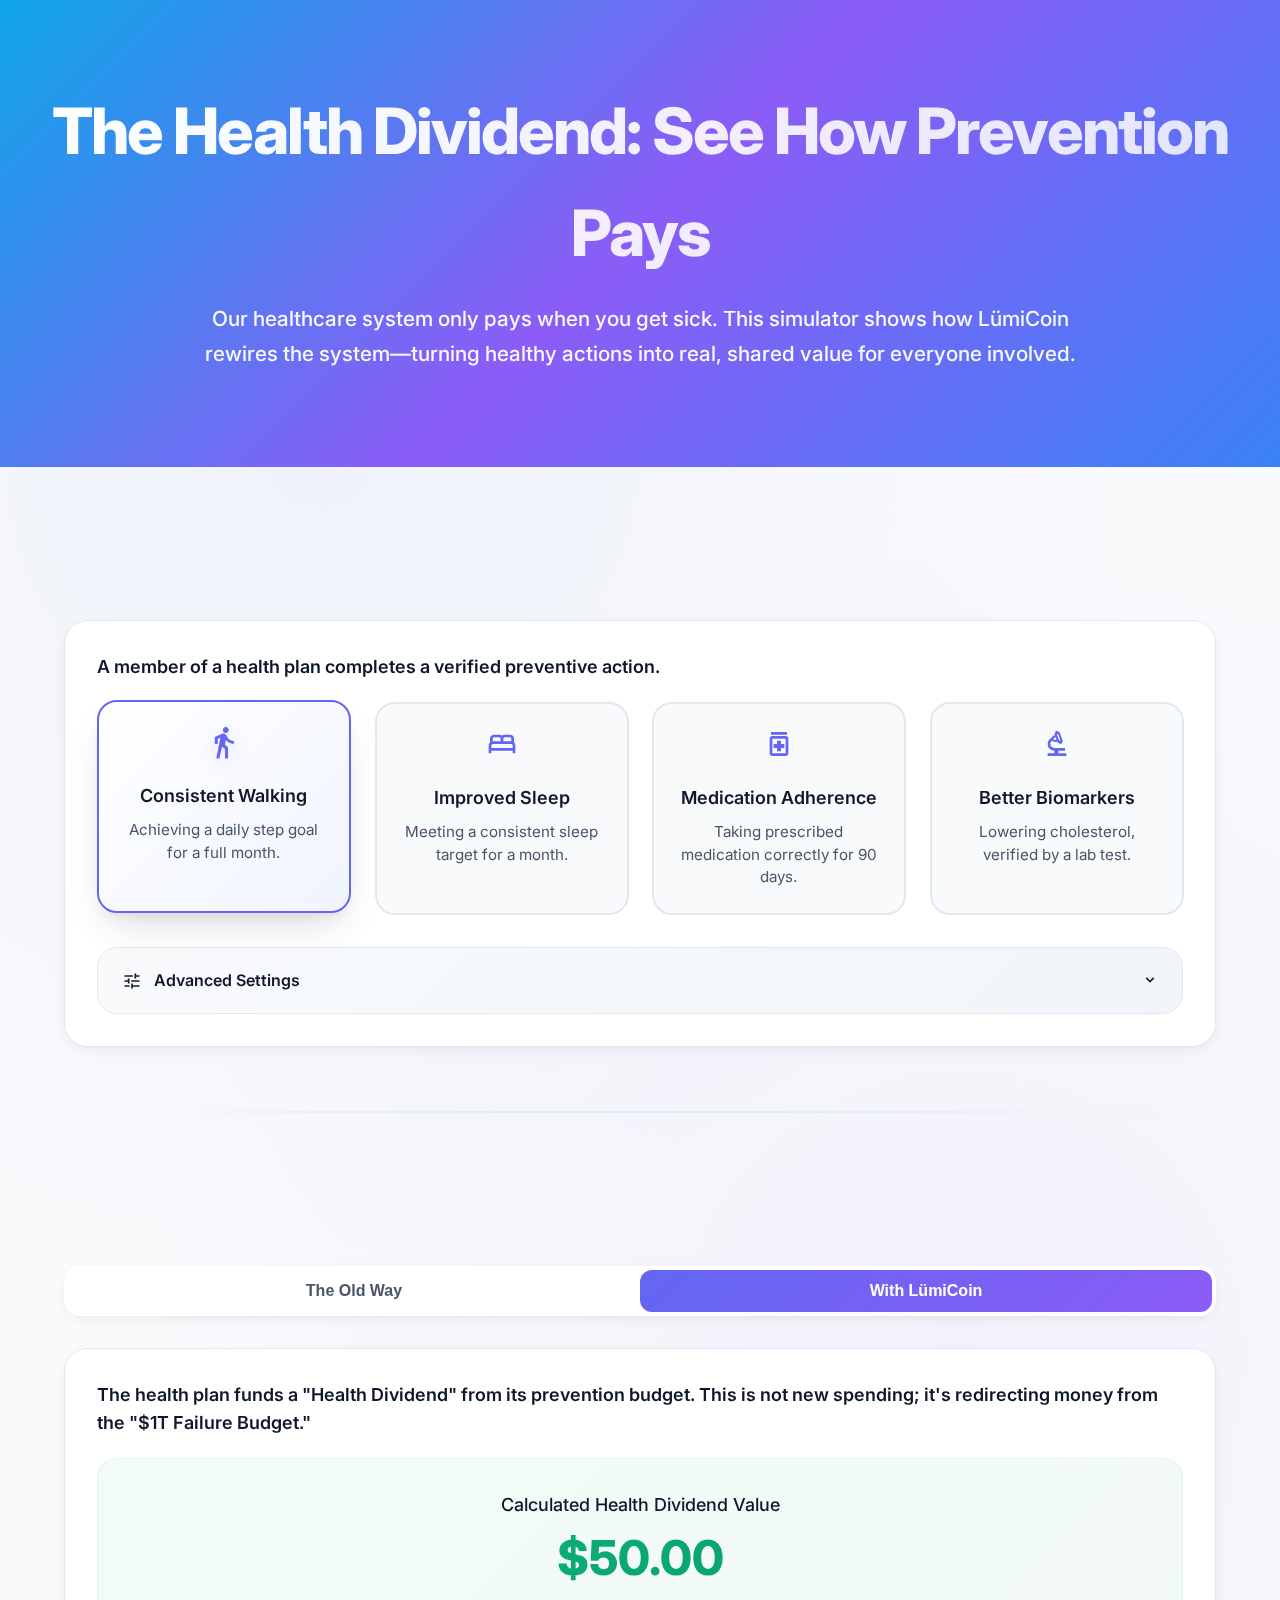
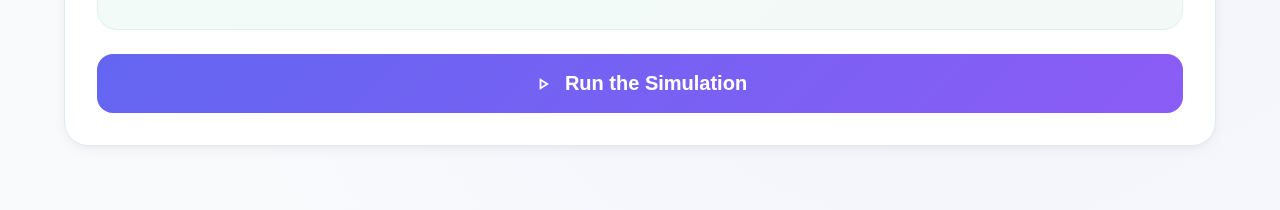
<file: simulator/index.html>
<!DOCTYPE html>
<html lang="en">
<head>
<meta charset="utf-8" />
<meta name="viewport" content="width=device-width,initial-scale=1" />
<title>The Health Dividend Simulator: How Prevention Pays</title>
<style>
  @import url('https://fonts.googleapis.com/css2?family=Inter:wght@400;500;600;700;800&display=swap');
  @import url('https://fonts.googleapis.com/css2?family=Material+Symbols+Outlined:opsz,wght,FILL,GRAD@20..48,100..700,0..1,-50..200');

  :root {
    --bg: linear-gradient(135deg, #0ea5e9 0%, #8b5cf6 50%, #3b82f6 100%);
    --card-bg: #ffffff;
    --shadow: 0 4px 16px -4px rgba(0,0,0,0.08), 0 2px 8px -2px rgba(0,0,0,0.04);
    --shadow-lg: 0 20px 40px -12px rgba(0,0,0,0.15), 0 8px 16px -6px rgba(0,0,0,0.08);
    --shadow-xl: 0 25px 50px -12px rgba(0,0,0,0.25);
    --ink-primary: #0f172a; --ink-secondary: #475569; --ink-muted: #64748b; --ink-light: #ffffff;
    --brand-primary: #6366f1; --brand-success: #10b981;
    --success: #059669; --success-light: #ecfdf5; --failure: #dc2626; --failure-light: #fef2f2;
    --patient-color: #059669; --provider-color: #0284c7; --system-color: #4338ca; --device-color: #db2777; --platform-color: #7c3aed;
  }

  * { box-sizing: border-box; }
  body { 
    margin: 0; 
    font-family: 'Inter', sans-serif; 
    font-size: 16px; 
    line-height: 1.6; 
    background: #f8fafc;
    background-image: 
      radial-gradient(circle at 25% 25%, rgba(99, 102, 241, 0.05) 0%, transparent 50%),
      radial-gradient(circle at 75% 75%, rgba(139, 92, 246, 0.05) 0%, transparent 50%);
    color: var(--ink-primary); 
    overflow-x: hidden; 
    scroll-behavior: smooth;
  }
  
  .material-symbols-outlined { 
    font-variation-settings: 'FILL' 0, 'wght' 400, 'GRAD' 0, 'opsz' 24; 
    font-size: 20px; 
    vertical-align: middle; 
  }

  .hero { 
    padding: 80px 24px 96px; 
    background: var(--bg); 
    color: var(--ink-light); 
    text-align: center; 
    position: relative;
    overflow: hidden;
  }
  
  .hero::before {
    content: '';
    position: absolute;
    top: 0;
    left: 0;
    right: 0;
    bottom: 0;
    background: url('data:image/svg+xml,<svg width="60" height="60" viewBox="0 0 60 60" xmlns="http://www.w3.org/2000/svg"><g fill="none" fill-rule="evenodd"><g fill="%23ffffff" fill-opacity="0.03"><circle cx="30" cy="30" r="1.5"/></g></svg>');
    animation: float 20s ease-in-out infinite;
  }
  
  @keyframes float {
    0%, 100% { transform: translateY(0px) rotate(0deg); }
    50% { transform: translateY(-20px) rotate(180deg); }
  }
  
  .hero h1 { 
    font-size: clamp(2.5rem, 6vw, 4rem); 
    font-weight: 800; 
    margin: 0 0 16px; 
    letter-spacing: -0.03em;
    background: linear-gradient(135deg, #ffffff 0%, rgba(255,255,255,0.8) 100%);
    -webkit-background-clip: text;
    -webkit-text-fill-color: transparent;
    background-clip: text;
    position: relative;
    z-index: 1;
  }
  
  .hero .subtitle { 
    font-size: 1.3rem; 
    font-weight: 500; 
    opacity: 0.95; 
    max-width: 900px; 
    margin: 0 auto;
    line-height: 1.7;
    position: relative;
    z-index: 1;
  }

  .wrap { 
    max-width: 1200px; 
    margin: 0 auto; 
    padding: 64px 24px; 
  }
  
  .step-header { 
    display: flex; 
    align-items: center; 
    gap: 20px; 
    margin-bottom: 32px;
    opacity: 0;
    transform: translate3d(0, 20px, 0);
    animation: slideInUp 0.6s ease-out forwards;
  }
  
  @keyframes slideInUp {
    to {
      opacity: 1;
      transform: translate3d(0, 0, 0);
    }
  }
  
  .step-number { 
    background: linear-gradient(135deg, var(--brand-primary) 0%, #8b5cf6 100%);
    color: var(--ink-light); 
    width: 48px; 
    height: 48px; 
    border-radius: 16px; 
    display: grid; 
    place-items: center; 
    font-weight: 800; 
    font-size: 1.4rem;
    box-shadow: var(--shadow-lg);
    position: relative;
    flex-shrink: 0;
  }
  
  .step-header h2 { 
    font-size: 2.2rem; 
    font-weight: 700; 
    margin: 0;
    background: linear-gradient(135deg, var(--ink-primary) 0%, var(--ink-secondary) 100%);
    -webkit-background-clip: text;
    -webkit-text-fill-color: transparent;
    background-clip: text;
  }

  .card { 
    background: var(--card-bg); 
    border: 1px solid #e2e8f0; 
    border-radius: 24px; 
    box-shadow: var(--shadow); 
    padding: 32px; 
    transition: transform 0.3s cubic-bezier(0.4, 0, 0.2, 1), box-shadow 0.3s cubic-bezier(0.4, 0, 0.2, 1), border-color 0.3s ease;
    position: relative;
    overflow: hidden;
  }
  
  .card.danger-outline {
    border-color: var(--failure);
    box-shadow: 0 0 0 1px var(--failure), var(--shadow);
  }

  .card:hover {
    transform: translateY(-2px);
    box-shadow: var(--shadow-lg);
  }
  
  .grid { display: grid; gap: 24px; }
  @media(min-width: 768px){ .grid-2 { grid-template-columns: repeat(2, 1fr); } }
  @media(min-width: 1024px){ .grid-3 { grid-template-columns: repeat(3, 1fr); } }
  @media(min-width: 1200px){ .grid-4 { grid-template-columns: repeat(4, 1fr); } }

  .section-label { 
    font-size: 1.125rem; 
    font-weight: 600; 
    color: var(--ink-primary); 
    margin-bottom: 20px; 
    display: block;
    line-height: 1.6;
  }
  
  .choice-card { 
    border: 2px solid #e2e8f0; 
    border-radius: 20px; 
    padding: 24px; 
    cursor: pointer; 
    transition: all 0.3s cubic-bezier(0.4, 0, 0.2, 1); 
    position: relative; 
    background: linear-gradient(135deg, #fafafa 0%, #f8fafc 100%);
    text-align: center; 
    display: flex; 
    flex-direction: column; 
    justify-content: space-between;
    overflow: hidden;
    will-change: transform, box-shadow, border-color;
  }
  
  .choice-card:hover {
    transform: translateY(-4px) scale(1.02);
    box-shadow: var(--shadow-lg);
    border-color: var(--brand-primary);
  }
  
  .choice-card.selected { 
    border-color: var(--brand-primary); 
    background: linear-gradient(135deg, #ffffff 0%, #f0f4ff 100%);
    box-shadow: var(--shadow-lg);
    transform: translateY(-2px);
  }
  
  .choice-card .material-symbols-outlined {
    color: var(--brand-primary);
    margin-bottom: 12px;
    transition: all 0.3s ease;
  }
  
  .choice-card:hover .material-symbols-outlined,
  .choice-card.selected .material-symbols-outlined {
    transform: scale(1.1);
    filter: drop-shadow(0 4px 8px rgba(99, 102, 241, 0.2));
  }
  
  .choice-card h3 { 
    margin: 12px 0 8px; 
    font-size: 1.125rem;
    font-weight: 600;
    color: var(--ink-primary);
  }
  
  .choice-card p { 
    margin: 0; 
    color: var(--ink-secondary); 
    font-size: 0.95rem; 
    flex-grow: 1;
    line-height: 1.5;
  }
  
  .btn { 
    display: flex; 
    width: 100%; 
    align-items: center; 
    justify-content: center; 
    gap: 12px; 
    border-radius: 16px; 
    border: 0; 
    padding: 18px 32px; 
    font-weight: 700; 
    font-size: 1.25rem; 
    cursor: pointer; 
    transition: all 0.3s cubic-bezier(0.4, 0, 0.2, 1);
    position: relative;
    overflow: hidden;
    will-change: transform, box-shadow;
    margin-top: 24px; /* Added margin */
  }

  .btn.primary {
    color: var(--ink-light); 
    background: linear-gradient(135deg, #6366f1 0%, #8b5cf6 100%);
  }
  
  .btn.primary:hover {
    transform: translateY(-2px);
    box-shadow: var(--shadow-xl);
  }
  
  .btn:disabled { 
    background: #e2e8f0;
    color: var(--ink-muted);
    opacity: 0.8;
    cursor: not-allowed; 
    transform: none; 
    box-shadow: none; 
  }
  
  .track-container { 
    background: linear-gradient(135deg, #f8fafc 0%, #f1f5f9 100%);
    border: 1px solid #e2e8f0; 
    border-radius: 24px; 
    padding: 60px 40px 40px; 
    position: relative; 
    overflow: hidden; 
    min-height: 280px;
    box-shadow: var(--shadow);
  }
  
  .track-line { 
    position: absolute; 
    left: 70px; 
    right: 70px; 
    top: 50%; 
    height: 8px; 
    background: linear-gradient(90deg, #e2e8f0 0%, #cbd5e1 50%, #e2e8f0 100%);
    border-radius: 4px; 
    transform: translate3d(0, -24px, 0);
    box-shadow: inset 0 2px 4px rgba(0,0,0,0.1);
  }
  
  .stations { 
    display: flex; 
    justify-content: space-between; 
    position: relative; 
    margin-top: 16px; 
  }
  
  .station { 
    display: flex; 
    flex-direction: column; 
    align-items: center; 
    gap: 16px; 
    width: 140px; 
    text-align: center; 
    position: relative; 
  }
  
  .station-icon { 
    width: 80px; 
    height: 80px; 
    border-radius: 24px; 
    background: linear-gradient(135deg, #ffffff 0%, #f8fafc 100%);
    border: 3px solid #e2e8f0; 
    display: grid; 
    place-items: center; 
    transition: all 0.4s cubic-bezier(0.34, 1.56, 0.64, 1); 
    position: relative; 
    z-index: 2;
    box-shadow: var(--shadow);
  }
  
  .station-icon .material-symbols-outlined { 
    font-size: 40px; 
    color: var(--ink-secondary);
    transition: all 0.3s ease;
  }
  
  .station-name { 
    font-weight: 600; 
    font-size: 0.95rem;
    color: var(--ink-primary);
  }
  
  .payout { 
    position: absolute; 
    bottom: calc(100% + 16px);
    left: 50%;
    padding: 8px 16px; 
    border-radius: 12px; 
    font-size: 0.9rem; 
    font-weight: 700; 
    white-space: nowrap; 
    opacity: 0; 
    transform: translate3d(-50%, 10px, 0) scale(0.8); 
    transition: all 0.5s cubic-bezier(0.34, 1.56, 0.64, 1); 
    z-index: 10; 
    color: white;
    box-shadow: var(--shadow-lg);
    will-change: transform, opacity;
  }
  
  .payout.show { 
    transform: translate3d(-50%, 0, 0) scale(1); 
    opacity: 1; 
  }

  #dividendVehicle { 
    position: absolute; 
    top: 50%; 
    left: 0; 
    transform: translate3d(42px, -24px, 0); 
    width: 56px; 
    height: 56px; 
    border-radius: 16px; 
    display: grid; 
    place-items: center; 
    background: linear-gradient(135deg, var(--brand-success) 0%, #059669 100%);
    box-shadow: var(--shadow-lg); 
    z-index: 5; 
    transition: transform 0.8s cubic-bezier(0.25, 0.46, 0.45, 0.94);
    will-change: transform;
  }
  
  .station-icon.success { 
    border-color: var(--brand-success) !important; 
    background: linear-gradient(135deg, var(--success-light) 0%, #f0fdf4 100%) !important;
    animation: successPop 0.6s cubic-bezier(0.34, 1.56, 0.64, 1); 
    transform: scale(1.1);
    box-shadow: 0 8px 25px -8px rgba(16, 185, 129, 0.4);
  }
  
  @keyframes successPop { 
    0% { transform: scale(1); } 
    50% { transform: scale(1.25) rotate(5deg); } 
    100% { transform: scale(1.1) rotate(0deg); } 
  }
  
  .results-grid { display: grid; gap: 32px; }
  @media(min-width: 1024px) { .results-grid { grid-template-columns: 320px 1fr; } }
  
  .finalResult { 
    border-radius: 20px; 
    padding: 24px; 
    opacity: 0; 
    transform: scale(0.9) translate3d(0, 20px, 0); 
    transition: opacity 0.5s cubic-bezier(0.34, 1.56, 0.64, 1), transform 0.5s cubic-bezier(0.34, 1.56, 0.64, 1); 
    margin-top: 24px; 
    visibility: hidden;
  }
  
  .finalResult.show { 
    opacity: 1; 
    transform: scale(1) translate3d(0, 0, 0); 
    visibility: visible;
  }
  
  .finalResult.success { 
    background: linear-gradient(135deg, var(--success-light) 0%, #ecfdf5 100%);
    color: var(--success); 
    border: 2px solid var(--success);
    box-shadow: 0 8px 25px -8px rgba(16, 185, 129, 0.2);
  }

  .finalResult.payer {
    background: linear-gradient(135deg, #eef2ff 0%, #f0f4ff 100%);
    color: var(--brand-primary);
    border: 2px solid var(--brand-primary);
    box-shadow: 0 8px 25px -8px rgba(99, 102, 241, 0.2);
  }
  
  .finalResult.fail { 
    background: linear-gradient(135deg, var(--failure-light) 0%, #fef2f2 100%);
    color: var(--failure); 
    border: 2px solid var(--failure);
    box-shadow: 0 8px 25px -8px rgba(220, 38, 38, 0.2);
  }
  
  .result-title { 
    font-size: 1.3rem; 
    font-weight: 700; 
    margin-bottom: 8px;
    display: flex;
    align-items: center;
    gap: 8px;
  }
  
  .reason { 
    font-size: 1rem; 
    font-weight: 500; 
    line-height: 1.6;
    color: var(--ink-secondary); 
  }

  #ledger { visibility: hidden; opacity: 0; transition: opacity 0.5s ease; }
  #ledger.show { visibility: visible; opacity: 1; }
  
  .split-row { 
    display: flex; 
    justify-content: space-between; 
    align-items: center; 
    padding: 16px 0; 
    border-bottom: 1px solid #f1f5f9; 
  }
  
  .split-row:last-child { border: 0; }
  
  .split-row .label { 
    font-weight: 600; 
    display: flex; 
    align-items: flex-start; 
    gap: 12px; 
  }
  
  .split-row .label-desc { 
    font-size: 0.85rem; 
    color: var(--ink-muted); 
    display: block; 
    font-weight: 400;
    margin-top: 4px;
    line-height: 1.4;
  }
  
  .split-row .value { 
    font-weight: 700; 
    font-size: 1.125rem; 
    text-align: right; 
  }
  
  .total-row { 
    margin-top: 12px; 
    border-top: 2px solid #e2e8f0 !important; 
    padding-top: 16px !important; 
  }
  
  .total-row .value { 
    color: var(--ink-primary); 
    font-size: 1.25rem;
  }

  #analysis { 
    visibility: hidden;
    opacity: 0;
    margin-top: 32px; 
  }
  
  #analysis.show {
    visibility: visible;
    opacity: 1;
    animation: fadeInUp 0.6s ease-out 0.3s forwards;
  }
  
  @keyframes fadeInUp {
    from { opacity: 0; transform: translate3d(0, 20px, 0); }
    to { opacity: 1; transform: translate3d(0, 0, 0); }
  }
  
  .analysis-card { 
    background: linear-gradient(135deg, #f8fafc 0%, #f1f5f9 100%);
    border: 1px solid #e2e8f0;
    border-radius: 20px; 
    padding: 28px;
  }
    
  .analysis-card h4 { 
    margin: 0 0 16px; 
    display: flex; 
    align-items: center; 
    gap: 12px; 
    font-size: 1.2rem;
    color: var(--ink-primary);
  }
    
  .analysis-card p { 
    margin: 0; 
    color: var(--ink-secondary); 
    font-size: 1rem; 
    line-height: 1.7; 
  }
  
  details { 
    background: linear-gradient(135deg, #f8fafc 0%, #f1f5f9 100%);
    border: 1px solid #e2e8f0; 
    border-radius: 20px; 
    padding: 20px 24px; 
    margin-top: 32px;
  }
    
  details summary { 
    font-weight: 600; 
    cursor: pointer; 
    display: flex; 
    align-items: center; 
    gap: 12px;
    color: var(--ink-primary);
    list-style: none;
    position: relative;
    padding-right: 24px;
  }
  
  details summary::-webkit-details-marker { display: none; }
  
  details summary::after {
    content: 'expand_more';
    font-family: 'Material Symbols Outlined';
    position: absolute;
    right: 0;
    transition: transform 0.2s ease;
  }
  
  details[open] summary::after {
    transform: rotate(180deg);
  }
  
  .qaly-info { 
    margin-top: 20px; 
    border-top: 1px solid #e2e8f0; 
    padding-top: 20px; 
    font-size: 0.95rem; 
    color: var(--ink-secondary); 
  }
  
  .qaly-info strong { 
    color: var(--ink-primary); 
  }

  .toggle-switch { 
    display: flex; 
    border-radius: 16px; 
    margin-bottom: 32px;
    background: #ffffff;
    box-shadow: var(--shadow);
    position: relative;
    padding: 4px;
  }
  
  .toggle-btn { 
    flex: 1; 
    padding: 12px 24px; 
    text-align: center; 
    font-weight: 600; 
    cursor: pointer; 
    color: var(--ink-secondary); 
    transition: color 0.3s cubic-bezier(0.4, 0, 0.2, 1); 
    border: none; 
    font-size: 1rem;
    position: relative;
    z-index: 1;
    background: transparent;
  }
  
  .toggle-btn.active { 
    color: #ffffff;
  }
  
  #toggle-slider {
    position: absolute;
    top: 4px;
    left: 4px;
    height: calc(100% - 8px);
    width: calc(50% - 4px);
    background: linear-gradient(135deg, var(--brand-primary) 0%, #8b5cf6 100%);
    border-radius: 12px;
    transition: transform 0.3s cubic-bezier(0.4, 0, 0.2, 1);
    z-index: 0;
  }
  
  .amount-wrapper {
    text-align: center; 
    display: block; 
    padding: 32px 20px;
    border-radius: 20px;
    transition: all 0.3s ease;
  }
  
  .amount-wrapper.success {
    background: linear-gradient(135deg, rgba(16, 185, 129, 0.05) 0%, rgba(5, 150, 105, 0.05) 100%);
    border: 1px solid rgba(16, 185, 129, 0.1);
  }
  
  .amount-wrapper.fail {
    background: linear-gradient(135deg, rgba(220, 38, 38, 0.05) 0%, rgba(185, 28, 28, 0.05) 100%);
    border: 1px solid rgba(220, 38, 38, 0.1);
  }
    
  .amount-wrapper .value-label {
    font-size: 1.125rem;
    font-weight: 500;
  }

  .amount-wrapper .value { 
    font-size: 3rem; 
    font-weight: 800;
  }

  #dividendLabel {
    color: var(--brand-success);
    background: linear-gradient(135deg, var(--brand-success) 0%, #059669 100%);
    -webkit-background-clip: text;
    -webkit-text-fill-color: transparent;
    background-clip: text;
  }
  #futureCostLabel {
    color: var(--failure);
    background: linear-gradient(135deg, var(--failure) 0%, #b91c1c 100%);
    -webkit-background-clip: text;
    -webkit-text-fill-color: transparent;
    background-clip: text;
  }
  
  hr { 
    border: 0; 
    height: 2px;
    background: linear-gradient(90deg, transparent, #e2e8f0, transparent);
    margin: 64px 0;
  }

  input[type="range"] {
    -webkit-appearance: none;
    appearance: none;
    width: 100%;
    height: 8px;
    border-radius: 4px;
    background: #e2e8f0;
    outline: none;
  }

  input[type="range"]::-webkit-slider-thumb {
    -webkit-appearance: none;
    appearance: none;
    width: 24px;
    height: 24px;
    border-radius: 50%;
    background: linear-gradient(135deg, var(--brand-primary) 0%, #8b5cf6 100%);
    cursor: pointer;
    box-shadow: var(--shadow);
  }

  /* Mobile responsiveness */
  @media (max-width: 768px) {
    .wrap { padding: 32px 16px; }
    .step-header h2 { font-size: 1.75rem; }
    .card { padding: 24px; }
    .grid-4 { grid-template-columns: repeat(2, 1fr); }
    .track-container { padding: 50px 24px 32px; }
    .station { width: auto; flex: 1; }
    .station-icon { width: 60px; height: 60px; }
    #dividendVehicle { width: 44px; height: 44px; transform: translate3d(28px, -22px, 0); }
    .stations { gap: 10px; }
    .track-line { left: 40px; right: 40px;}
    .results-grid { grid-template-columns: 1fr; }
  }

  @media (prefers-reduced-motion: reduce) {
    * { animation: none !important; transition-duration: 0.01ms !important; }
  }

  .choice-card:focus-visible, .btn:focus-visible, .toggle-btn:focus-visible, details summary:focus-visible {
    outline: 3px solid var(--brand-primary);
    outline-offset: 3px;
    border-radius: 16px;
  }

  .payer-benefits {
    list-style: none;
    padding: 0;
    margin-top: 16px;
    text-align: left;
  }
  .payer-benefits li {
    display: flex;
    align-items: flex-start;
    gap: 12px;
    margin-bottom: 12px;
  }
  .payer-benefits li:last-child {
    margin-bottom: 0;
  }
  .payer-benefits b {
    color: var(--brand-primary);
  }
  .payer-benefits .material-symbols-outlined {
    color: var(--brand-primary);
    margin-top: 2px;
    font-size: 18px;
  }
</style>
</head>
<body>
  <div class="hero">
    <h1>The Health Dividend: See How Prevention Pays</h1>
    <p class="subtitle">Our healthcare system only pays when you get sick. This simulator shows how LümiCoin rewires the system—turning healthy actions into real, shared value for everyone involved.</p>
  </div>

  <div class="wrap">
    <section>
      <div class="step-header"><div class="step-number">1</div><h2>A Healthy Action Occurs</h2></div>
      <div class="card">
        <label class="section-label">A member of a health plan completes a verified preventive action.</label>
        <div id="action-choices" class="grid grid-4">
            <div class="choice-card selected" data-action="steps" data-qaly="0.0005" tabindex="0">
                <span class="material-symbols-outlined" style="font-size:32px;">directions_walk</span>
                <h3>Consistent Walking</h3>
                <p>Achieving a daily step goal for a full month.</p>
            </div>
            <div class="choice-card" data-action="sleep" data-qaly="0.00075" tabindex="0">
                 <span class="material-symbols-outlined" style="font-size:32px;">bed</span>
                <h3>Improved Sleep</h3>
                <p>Meeting a consistent sleep target for a month.</p>
            </div>
            <div class="choice-card" data-action="meds" data-qaly="0.0015" tabindex="0">
                 <span class="material-symbols-outlined" style="font-size:32px;">medication</span>
                <h3>Medication Adherence</h3>
                <p>Taking prescribed medication correctly for 90 days.</p>
            </div>
            <div class="choice-card" data-action="biomarker" data-qaly="0.0025" tabindex="0">
                 <span class="material-symbols-outlined" style="font-size:32px;">biotech</span>
                <h3>Better Biomarkers</h3>
                <p>Lowering cholesterol, verified by a lab test.</p>
            </div>
        </div>
        <details id="advanced-settings">
            <summary><span class="material-symbols-outlined">tune</span>Advanced Settings</summary>
            <div class="qaly-info">
                <p>A <strong>QALY</strong> (Quality-Adjusted Life Year) is the gold standard for measuring health outcomes. <strong>1 QALY = 1 year in perfect health.</strong> Insurers use it to value expensive drugs; we use it to value proactive prevention.</p>
                <label class="section-label" style="margin-top: 16px;">Insurer's Agreed Value per QALY:</label>
                <div style="display: flex; align-items: center; gap: 16px;">
                    <input id="qalyValue" type="range" min="50000" max="250000" value="100000" step="5000" />
                    <b id="qalyValueLabel">$100,000</b>
                </div>
            </div>
        </details>
      </div>
    </section>

    <hr/>
    
    <section>
      <div class="step-header"><div class="step-number">2</div><h2>The Result: With vs. Without LümiCoin</h2></div>
        <div class="toggle-switch">
            <div id="toggle-slider"></div>
            <button class="toggle-btn" id="btnWithout" data-mode="without"><span>The Old Way</span></button>
            <button class="toggle-btn active" id="btnWith" data-mode="with"><span>With LümiCoin</span></button>
        </div>
        
        <div id="view-container">
            <!-- This container will be populated by JavaScript -->
        </div>

    </section>
    
    <hr id="results-hr" style="display:none;"/>

    <section id="results-section" style="display:none;">
      <div class="step-header"><div class="step-number">3</div><h2>The Journey & The Ledger</h2></div>
      <div class="grid" style="gap: 24px;">
          <div class="track-container">
            <div id="dividendVehicle"><span class="material-symbols-outlined">health_and_safety</span></div>
            <div class="track-line"></div>
            <div class="stations">
              <div class="station"><div class="payout"></div><div class="station-icon"></div><div class="station-name"></div></div>
              <div class="station"><div class="payout"></div><div class="station-icon"></div><div class="station-name"></div></div>
              <div class="station"><div class="payout"></div><div class="station-icon"></div><div class="station-name"></div></div>
              <div class="station"><div class="payout"></div><div class="station-icon"></div><div class="station-name"></div></div>
              <div class="station"><div class="payout"></div><div class="station-icon"></div><div class="station-name"></div></div>
            </div>
          </div>
          <div class="card results-grid">
              <div id="finalResultContainer">
                   <div id="finalResult" class="finalResult success"></div>
                   <div id="payerResult" class="finalResult payer"></div>
              </div>
              <div id="ledger">
                  <h3 style="text-align:center; margin: 0 0 20px; color: var(--ink-primary); font-size: 1.25rem;">The Ledger: Who Got Rewarded?</h3>
                  <div id="splitBreakdown"></div>
              </div>
          </div>
          <div id="analysis" class="show"></div>
      </div>
    </section>
  </div>

<script>
    document.addEventListener('DOMContentLoaded', () => {
        const $ = sel => document.querySelector(sel);
        const $$ = sel => document.querySelectorAll(sel);

        let state = {
            action: "steps", qalyGain: 0.0005, qalyValue: 100000, dividendValue: 50,
            useLumicoin: true, running: false,
            splits: { patient: 0.75, provider: 0.10, system: 0.05, device: 0.04, platform: 0.04 }
        };

        const dom = {
            actionChoices: $$('#action-choices .choice-card'),
            qalyValueSlider: $('#qalyValue'), qalyValueLabel: $('#qalyValueLabel'),
            btnWith: $('#btnWith'), btnWithout: $('#btnWithout'),
            toggleSlider: $('#toggle-slider'), viewContainer: $('#view-container'),
            finalResult: $("#finalResult"), payerResult: $('#payerResult'),
            ledger: $("#ledger"), splitBreakdown: $("#splitBreakdown"), analysis: $('#analysis'),
            vehicle: $("#dividendVehicle"), stations: Array.from($$('.station')),
            trackContainer: $('.track-container'), resultsSection: $('#results-section'), resultsHr: $('#results-hr')
        };

        const formatUSD = n => n.toLocaleString("en-US", { style: "currency", currency: "USD" });

        const calculateDividend = () => {
            state.dividendValue = state.qalyGain * state.qalyValue;
        };

        const renderView = () => {
            calculateDividend();
            let html = '';
            let cardClasses = 'card';
            if (!state.useLumicoin) {
                cardClasses += ' danger-outline';
            }

            html = `<div class="${cardClasses}" style="animation: fadeIn 0.4s ease-out;">`;

            if (state.useLumicoin) {
                html += `
                    <label class="section-label">The health plan funds a "Health Dividend" from its prevention budget. This is not new spending; it's redirecting money from the "$1T Failure Budget."</label>
                    <div class="amount-wrapper success">
                        <div class="value-label">Calculated Health Dividend Value</div>
                        <div id="dividendLabel" class="value">${formatUSD(state.dividendValue)}</div>
                    </div>
                    <button id="btnSim" class="btn primary"><span class="material-symbols-outlined">play_arrow</span>Run the Simulation</button>`;
            } else {
                html += `
                    <label class="section-label">In the current system, the value of prevention is invisible and unrewarded. The health plan can only react to sickness later.</label>
                    <div class="amount-wrapper fail">
                        <div class="value-label">Potential Future Cost</div>
                        <div id="futureCostLabel" class="value">${formatUSD(state.dividendValue * 7)}</div>
                    </div>
                    <button id="btnDisabled" class="btn" disabled><span class="material-symbols-outlined">lock</span>Prevention Capital is Trapped</button>`;
            }
            html += `</div>`;
            dom.viewContainer.innerHTML = html;
            
            const btnSim = $('#btnSim');
            if (btnSim) {
                btnSim.addEventListener('click', runSimulation);
            }
        }

        const updateUI = () => {
            dom.actionChoices.forEach(c => c.classList.toggle('selected', c.dataset.action === state.action));
            dom.qalyValueLabel.textContent = formatUSD(state.qalyValue);
            
            dom.btnWith.classList.toggle('active', state.useLumicoin);
            dom.btnWithout.classList.toggle('active', !state.useLumicoin);
            
            if (dom.toggleSlider) {
                dom.toggleSlider.style.transform = `translate3d(${state.useLumicoin ? '100%' : '0'}, 0, 0)`;
            }
            renderView();
        };
        
        const resetVisuals = () => {
            dom.stations.forEach(s => {
                if (s) {
                    s.querySelector('.station-icon').className = 'station-icon';
                    s.querySelector('.payout').classList.remove('show');
                }
            });
            dom.resultsSection.style.display = 'none';
            dom.resultsHr.style.display = 'none';
            dom.finalResult.className = 'finalResult';
            dom.payerResult.className = 'finalResult payer';
            dom.ledger.classList.remove('show');
            dom.analysis.classList.remove('show');
            state.running = false;
            dom.vehicle.style.transform = `translate3d(42px, -24px, 0)`;
        };

        const runSimulation = async () => {
            if (state.running || !state.useLumicoin) return;
            resetVisuals();
            dom.resultsSection.style.display = 'block';
            dom.resultsHr.style.display = 'block';
            
            const btnSim = $('#btnSim');
            if(btnSim) btnSim.disabled = true;
            state.running = true;

            const journeyConfig = [
                { name: 'The Patient', icon: 'person', share: state.splits.patient, color: 'var(--patient-color)', desc: "Reward for doing the work & staying motivated." },
                { name: 'Their Doctor', icon: 'medical_services', share: state.splits.provider, color: 'var(--provider-color)', desc: "Incentive for keeping patients healthy." },
                { name: 'The Health System', icon: 'local_hospital', share: state.splits.system, color: 'var(--system-color)', desc: "A new revenue stream from prevention." },
                { name: 'The Tracking App/Device', icon: 'phone_iphone', share: state.splits.device, color: 'var(--device-color)', desc: "Gets a share for providing verifiable data." },
                { name: "LümiCoin's Rails", icon: 'hub', share: state.splits.platform, color: 'var(--platform-color)', desc: "Fee for operating the secure, auditable network." }
            ];

            dom.stations.forEach((stationEl, i) => {
                const config = journeyConfig[i];
                stationEl.querySelector('.station-icon').innerHTML = `<span class="material-symbols-outlined">${config.icon}</span>`;
                stationEl.querySelector('.station-name').textContent = config.name;
            });

            for (let i = 0; i < journeyConfig.length; i++) {
                const stationEl = dom.stations[i];
                const iconEl = stationEl.querySelector('.station-icon');
                const containerRect = dom.trackContainer.getBoundingClientRect();
                const iconRect = iconEl.getBoundingClientRect();
                const vehicleRect = dom.vehicle.getBoundingClientRect();
                const targetX = (iconRect.left + iconRect.width / 2) - containerRect.left - (vehicleRect.width / 2);
                
                dom.vehicle.style.transform = `translate3d(${targetX}px, -24px, 0)`;
                await new Promise(r => setTimeout(r, 800));
                iconEl.classList.add('success');
                
                const payoutAmount = state.dividendValue * journeyConfig[i].share;
                if (payoutAmount > 0.01) {
                    const payoutEl = stationEl.querySelector('.payout');
                    payoutEl.textContent = `+${formatUSD(payoutAmount)}`;
                    payoutEl.style.backgroundColor = journeyConfig[i].color;
                    payoutEl.style.borderTopColor = journeyConfig[i].color;
                    payoutEl.classList.add('show');
                }
                await new Promise(r => setTimeout(r, 400));
            }
            
            const totalPayout = state.dividendValue;
            const futureCost = totalPayout * 7;
            const netSavings = futureCost - totalPayout;

            dom.finalResult.innerHTML = `<div class="result-title"><span class="material-symbols-outlined">verified</span> Dividend Distributed!</div>
                <div class="reason"><b>${formatUSD(totalPayout)}</b> in value was created and shared, turning a potential future medical cost into a proactive investment.</div>`;
            dom.finalResult.classList.add('success', 'show');
            
            dom.payerResult.innerHTML = `<div class="result-title"><span class="material-symbols-outlined">savings</span> The Payer's Win: A Smarter Investment</div>
                <div class="reason">
                    By investing <b>${formatUSD(totalPayout)}</b> today, the plan avoids an estimated future cost of <b>${formatUSD(futureCost)}</b>, capturing a net savings of <b>${formatUSD(netSavings)}</b>.
                    <ul class="payer-benefits">
                        <li><span class="material-symbols-outlined">gavel</span><div><b>Avoids Rebates:</b> Helps meet federal spending rules on member care, avoiding millions in penalties.</div></li>
                        <li><span class="material-symbols-outlined">military_tech</span><div><b>Unlocks Bonuses:</b> Better health outcomes can lead to higher quality scores, unlocking millions in government bonuses.</div></li>
                        <li><span class="material-symbols-outlined">group</span><div><b>Wins Customers:</b> A healthier member base allows for more competitive plan pricing, attracting new business.</div></li>
                    </ul>
                </div>`;
            dom.payerResult.classList.add('payer', 'show');

            let breakdownHTML = journeyConfig.map(item => {
                const payout = state.dividendValue * item.share;
                return `<div class="split-row">
                    <div>
                        <div class="label" style="color:${item.color};"><span class="material-symbols-outlined">${item.icon}</span> ${item.name}</div>
                        <span class="label-desc">${item.desc}</span>
                    </div>
                    <span class="value" style="color:${item.color};">${formatUSD(payout)}</span>
                </div>`;
            }).join('');
            
            breakdownHTML += `<div class="split-row total-row"><div><strong class="label">Total Dividend Paid</strong></div><span class="value">${formatUSD(totalPayout)}</span></div>
            <div class="split-row total-row"><div><strong class="label" style="color: var(--success);">Estimated Future Savings</strong></div><span class="value" style="color: var(--success);">${formatUSD(netSavings)}</span></div>`;
            
            dom.splitBreakdown.innerHTML = breakdownHTML;
            dom.ledger.classList.add('show');
            
            dom.analysis.innerHTML = `<div class="analysis-card"><h4><span class="material-symbols-outlined">lightbulb</span>The Bottom Line for an Investor</h4><p>The Health Dividend creates a <b>win-win-win system</b>. The patient is rewarded, the healthcare system becomes more efficient, and prevention finally becomes a profitable, investable asset class. A small, proactive dividend today prevents a large, reactive cost tomorrow, generating significant ROI.</p></div>`;
            dom.analysis.classList.add('show');

            if(btnSim) btnSim.disabled = false;
            state.running = false;
        };
        
        dom.actionChoices.forEach(c => {
            c.addEventListener('click', () => {
                if(state.running) return;
                state.action = c.dataset.action;
                state.qalyGain = Number(c.dataset.qaly);
                updateUI();
                resetVisuals();
            });
        });
        
        dom.qalyValueSlider.addEventListener('input', e => {
            state.qalyValue = Number(e.target.value);
            updateUI();
        });

        const toggleMode = (useLumicoin) => {
            if(state.running) return;
            state.useLumicoin = useLumicoin;
            resetVisuals();
            updateUI();
        }

        dom.btnWith.addEventListener('click', () => toggleMode(true));
        dom.btnWithout.addEventListener('click', () => toggleMode(false));
        
        updateUI();
        resetVisuals();
        
        const observer = new MutationObserver((mutations) => {
            for(const mutation of mutations) {
                if (mutation.attributeName === 'style' && dom.resultsSection.style.display === 'block') {
                    setTimeout(() => {
                        dom.resultsSection.scrollIntoView({ behavior: 'smooth', block: 'start' });
                    }, 100);
                }
            }
        });
        observer.observe(dom.resultsSection, { attributes: true, attributeFilter: ['style'] });
    });
</script>
</body>
</html>
</file>
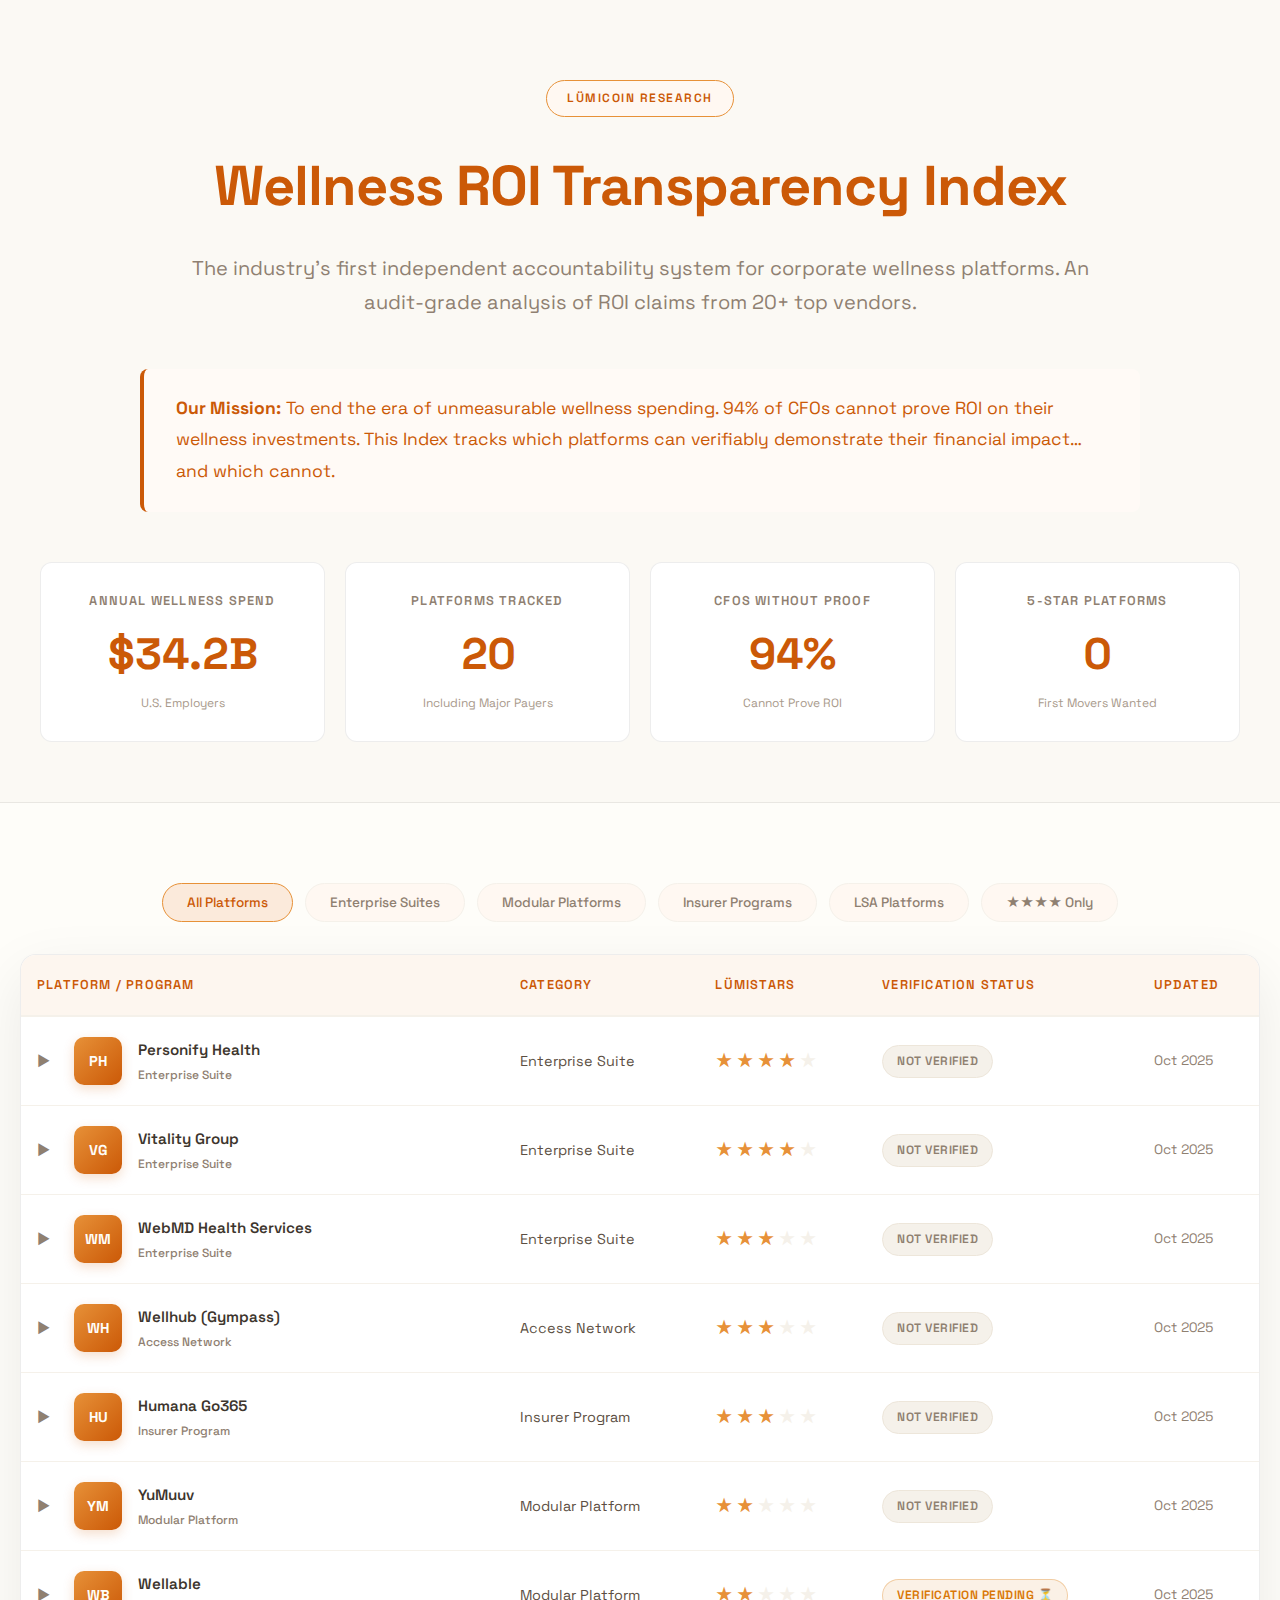
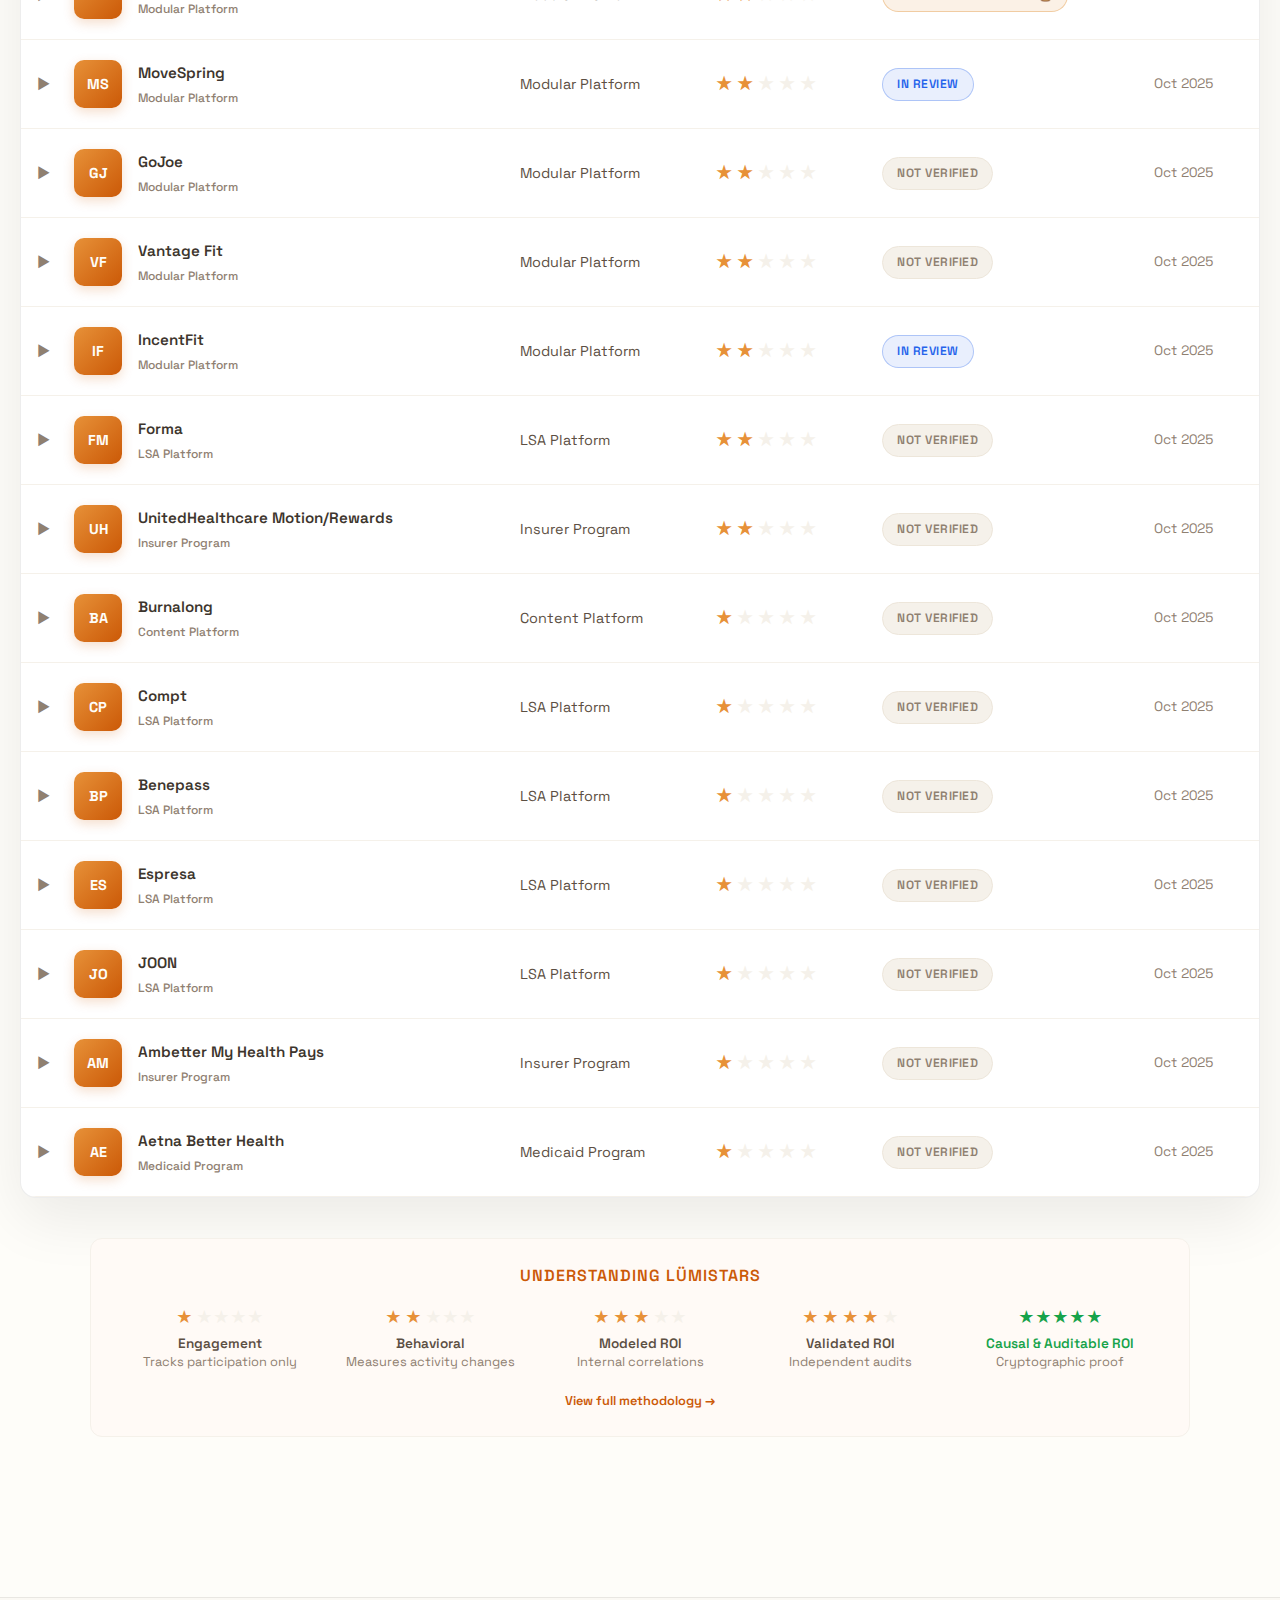
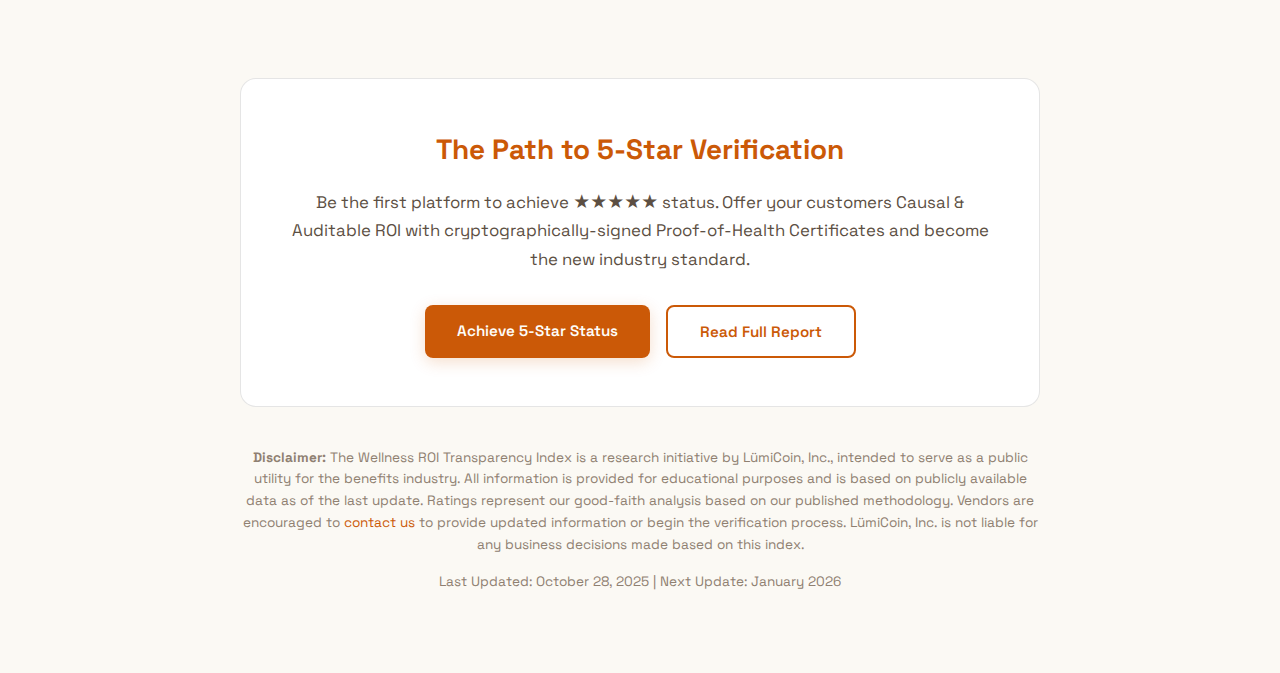
<file: wellness-roi-transparency-index/index.html>
<!DOCTYPE html>
<html lang="en">
<head>
  <meta charset="UTF-8" />
  <meta
    name="viewport"
    content="width=device-width, initial-scale=1.0"
  />
  <title>Wellness ROI Transparency Index | LümiCoin</title>
  <meta
    name="description"
    content="The industry's first independent accountability system for corporate wellness platforms. An audit-grade analysis of ROI claims from 20+ top vendors."
  />
  <style>
    @import url("https://fonts.googleapis.com/css2?family=Space+Grotesk:wght@400;500;600;700&family=Inter:wght@300;400;500;600;700&display=swap");

    :root {
      --primary-color: #cb5907;
      --primary-light: #e79138;
      --bg-light: #fefdf9;
      --bg-medium: #fbf9f4;
      --bg-dark: #f5f1ea;
      --text-dark: #3d352d;
      --text-medium: #5c4f43;
      --text-light: #8f8071;
      --success-color: #16a34a;
      --pending-color: #d97706;
      --progress-color: #2563eb;
    }

    * {
      margin: 0;
      padding: 0;
      box-sizing: border-box;
    }
    html {
      scroll-behavior: smooth;
    }
    body {
      font-family: "Space Grotesk", "Inter", -apple-system, BlinkMacSystemFont,
        "Segoe UI", sans-serif;
      background: var(--bg-light);
      color: var(--text-medium);
      line-height: 1.6;
      min-height: 100vh;
      -webkit-font-smoothing: antialiased;
      -moz-osx-font-smoothing: grayscale;
    }
    body.modal-open {
      overflow: hidden;
    }

    .container {
      max-width: 1400px;
      margin: 0 auto;
      padding: 0 20px;
    }

    .hero {
      background: var(--bg-medium);
      border-bottom: 1px solid rgba(0, 0, 0, 0.07);
      padding: 80px 20px 60px;
    }
    .header {
      text-align: center;
      margin-bottom: 50px;
    }
    .logo-badge {
      display: inline-block;
      background: #fff8f2;
      border: 1px solid var(--primary-light);
      padding: 8px 20px;
      border-radius: 30px;
      font-size: 0.75rem;
      font-weight: 600;
      text-transform: uppercase;
      letter-spacing: 1.5px;
      color: var(--primary-color);
      margin-bottom: 24px;
    }
    h1 {
      font-size: 3.5rem;
      font-weight: 700;
      color: var(--primary-color);
      margin-bottom: 20px;
      letter-spacing: -1px;
    }
    .subtitle {
      font-size: 1.25rem;
      color: var(--text-light);
      max-width: 900px;
      margin: 0 auto 40px;
      line-height: 1.7;
      font-weight: 400;
    }

    .mission-statement {
      background: #fffaf6;
      border-left: 4px solid var(--primary-color);
      padding: 24px 32px;
      border-radius: 8px;
      max-width: 1000px;
      margin: 0 auto 50px;
      font-size: 1.1rem;
      color: var(--primary-color);
      line-height: 1.8;
      font-family: "Space Grotesk", sans-serif;
    }

    .stats-grid {
      display: grid;
      grid-template-columns: repeat(auto-fit, minmax(240px, 1fr));
      gap: 20px;
      max-width: 1200px;
      margin: 0 auto;
    }
    .stat-card {
      background: #ffffff;
      border: 1px solid rgba(0, 0, 0, 0.07);
      border-radius: 12px;
      padding: 28px 24px;
      text-align: center;
      transition: all 0.3s cubic-bezier(0.4, 0, 0.2, 1);
    }
    .stat-card:hover {
      border-color: rgba(203, 89, 7, 0.4);
      transform: translateY(-3px);
      box-shadow: 0 10px 30px rgba(0, 0, 0, 0.06);
    }
    .stat-label {
      font-size: 0.8rem;
      text-transform: uppercase;
      letter-spacing: 1.2px;
      color: var(--text-light);
      margin-bottom: 8px;
      font-weight: 600;
    }
    .stat-value {
      font-size: 2.75rem;
      font-weight: 700;
      color: var(--primary-color);
      font-variant-numeric: tabular-nums;
    }
    .stat-sublabel {
      font-size: 0.75rem;
      color: #a99a8c;
      margin-top: 4px;
    }

    .main-content {
      padding: 80px 0;
    }
    .filter-bar {
      display: flex;
      gap: 12px;
      margin-bottom: 32px;
      flex-wrap: wrap;
      justify-content: center;
    }
    .filter-btn {
      padding: 10px 24px;
      background: #fff8f2;
      border: 1px solid var(--bg-dark);
      border-radius: 24px;
      color: var(--text-light);
      font-size: 0.85rem;
      font-weight: 500;
      cursor: pointer;
      transition: all 0.25s ease;
      font-family: inherit;
    }
    .filter-btn:hover,
    .filter-btn.active {
      background: #fbeadb;
      border-color: var(--primary-light);
      color: var(--primary-color);
    }

    .table-wrapper {
      background: #ffffff;
      border: 1px solid rgba(0, 0, 0, 0.07);
      border-radius: 16px;
      overflow: hidden;
      box-shadow: 0 20px 60px rgba(0, 0, 0, 0.08);
    }
    .table-container {
      overflow-x: auto;
    }
    table {
      width: 100%;
      border-collapse: collapse;
      font-variant-numeric: tabular-nums;
    }
    thead {
      background: #fdf6ef;
    }
    th {
      padding: 20px 16px;
      text-align: left;
      font-weight: 600;
      font-size: 0.8rem;
      text-transform: uppercase;
      letter-spacing: 1.2px;
      color: var(--primary-color);
      border-bottom: 2px solid var(--bg-dark);
      white-space: nowrap;
    }
    tbody tr.data-row {
      cursor: pointer;
      border-bottom: 1px solid var(--bg-dark);
      transition: background-color 0.2s ease;
    }
    tbody tr.data-row:last-of-type {
      border-bottom: none;
    }
    tbody tr.data-row:hover {
      background: #fefcf8;
    }
    tbody tr.data-row.expanded {
      background: #fdf6ef;
    }
    td {
      padding: 20px 16px;
      font-size: 0.9rem;
      vertical-align: middle;
    }

    tr.detail-row {
      display: none;
    }
    td.detail-cell {
      padding: 0;
    }
    .detail-content {
      background: var(--bg-medium);
      padding: 0 40px;
      max-height: 0;
      overflow: hidden;
      transition: max-height 0.5s cubic-bezier(0.4, 0, 0.2, 1),
        padding 0.5s cubic-bezier(0.4, 0, 0.2, 1);
    }
    .detail-content p {
      font-size: 0.95rem;
      line-height: 1.8;
      color: var(--text-medium);
      max-width: 900px;
    }
    .detail-content strong {
      color: var(--text-dark);
      font-weight: 600;
    }

    .expand-icon {
      display: inline-block;
      transition: transform 0.3s cubic-bezier(0.4, 0, 0.2, 1);
      margin-right: 8px;
      color: var(--text-light);
    }
    tr.expanded .expand-icon {
      transform: rotate(90deg);
    }

    .platform-cell {
      display: flex;
      align-items: center;
      gap: 16px;
      min-width: 220px;
    }
    .platform-icon {
      width: 48px;
      height: 48px;
      background: linear-gradient(
        135deg,
        var(--primary-light) 0%,
        var(--primary-color) 100%
      );
      border-radius: 10px;
      display: flex;
      align-items: center;
      justify-content: center;
      font-weight: 700;
      color: var(--bg-light);
      font-size: 0.9rem;
      flex-shrink: 0;
      box-shadow: 0 4px 12px rgba(203, 89, 7, 0.2);
    }
    .platform-name {
      font-weight: 600;
      color: var(--text-dark);
      font-size: 0.95rem;
      margin-bottom: 4px;
    }
    .platform-category {
      font-size: 0.75rem;
      color: var(--text-light);
      font-weight: 500;
    }

    .stars {
      display: flex;
      gap: 3px;
      font-size: 1.1rem;
    }
    .star {
      color: var(--primary-light);
    }
    .star.empty {
      color: var(--bg-dark);
    }

    .badge {
      display: inline-flex;
      align-items: center;
      gap: 6px;
      padding: 6px 14px;
      border-radius: 20px;
      font-size: 0.75rem;
      font-weight: 600;
      text-transform: uppercase;
      letter-spacing: 0.5px;
      white-space: nowrap;
    }
    .badge.pending {
      background: rgba(217, 119, 6, 0.1);
      color: var(--pending-color);
      border: 1px solid rgba(217, 119, 6, 0.3);
      animation: glow 2s ease-in-out infinite;
    }
    .badge.progress {
      background: rgba(37, 99, 235, 0.1);
      color: var(--progress-color);
      border: 1px solid rgba(37, 99, 235, 0.3);
    }
    .badge.not-verified {
      background: var(--bg-dark);
      color: var(--text-light);
      border: 1px solid #ede6da;
    }

    .legend-box {
      background: #fffaf6;
      border: 1px solid var(--bg-dark);
      border-radius: 12px;
      padding: 24px 32px;
      margin: 40px auto 0;
      max-width: 1100px;
    }
    .legend-box h3 {
      font-size: 1rem;
      font-weight: 600;
      color: var(--primary-color);
      margin-bottom: 16px;
      text-align: center;
      text-transform: uppercase;
      letter-spacing: 1px;
    }
    .legend-grid {
      display: grid;
      grid-template-columns: repeat(auto-fit, minmax(180px, 1fr));
      gap: 16px;
      font-size: 0.85rem;
    }
    .legend-item {
      text-align: center;
    }
    .legend-item .stars {
      justify-content: center;
      font-size: 1rem;
      margin-bottom: 4px;
    }
    .legend-item-label {
      color: var(--text-medium);
      line-height: 1.4;
      font-weight: 600;
    }
    .legend-item-desc {
      color: var(--text-light);
      line-height: 1.4;
      font-size: 0.8rem;
    }

    .footer-section {
      background: var(--bg-medium);
      border-top: 1px solid rgba(0, 0, 0, 0.07);
      padding: 80px 20px;
      margin-top: 80px;
    }
    .cta-box {
      max-width: 800px;
      margin: 0 auto;
      text-align: center;
      background: #ffffff;
      border: 1px solid rgba(0, 0, 0, 0.1);
      border-radius: 16px;
      padding: 48px 40px;
    }
    .cta-title {
      font-size: 1.75rem;
      font-weight: 700;
      color: var(--primary-color);
      margin-bottom: 16px;
    }
    .cta-text {
      font-size: 1.05rem;
      color: var(--text-medium);
      margin-bottom: 32px;
      line-height: 1.7;
    }
    .cta-buttons {
      display: flex;
      gap: 16px;
      justify-content: center;
      flex-wrap: wrap;
    }
    .btn {
      padding: 14px 32px;
      border-radius: 8px;
      font-size: 0.95rem;
      font-weight: 600;
      text-decoration: none;
      transition: all 0.3s ease;
      display: inline-block;
      cursor: pointer;
      border: none;
      font-family: inherit;
    }
    .btn-primary {
      background: var(--primary-color);
      color: var(--bg-light);
      box-shadow: 0 4px 16px rgba(203, 89, 7, 0.2);
    }
    .btn-primary:hover {
      transform: translateY(-2px);
      background: var(--primary-light);
      box-shadow: 0 6px 24px rgba(203, 89, 7, 0.3);
    }
    .btn-secondary {
      background: transparent;
      color: var(--primary-color);
      border: 2px solid var(--primary-color);
    }
    .btn-secondary:hover {
      background: #fff8f2;
    }

    .disclaimer {
      text-align: center;
      margin-top: 40px;
      font-size: 0.85rem;
      color: var(--text-light);
      max-width: 800px;
      margin-left: auto;
      margin-right: auto;
      line-height: 1.6;
    }
    .disclaimer a {
      color: var(--primary-color);
      text-decoration: none;
    }
    .disclaimer a:hover {
      text-decoration: underline;
    }

    .modal-overlay {
      display: none;
      position: fixed;
      top: 0;
      left: 0;
      width: 100%;
      height: 100%;
      background: rgba(30, 25, 20, 0.7);
      backdrop-filter: blur(8px);
      -webkit-backdrop-filter: blur(8px);
      z-index: 1000;
      animation: fadeIn 0.3s ease-out;
      align-items: center;
      justify-content: center;
    }
    .modal-overlay.active {
      display: flex;
    }
    .modal-content {
      background: var(--bg-light);
      border-radius: 16px;
      width: 90%;
      max-width: 900px;
      max-height: 85vh;
      display: flex;
      flex-direction: column;
      box-shadow: 0 20px 60px rgba(0, 0, 0, 0.3);
      position: relative;
      animation: slideUp 0.4s cubic-bezier(0.4, 0, 0.2, 1);
    }
    .modal-header {
      padding: 32px 40px 24px;
      border-bottom: 1px solid var(--bg-dark);
      flex-shrink: 0;
    }
    .modal-header h2 {
      font-size: 1.75rem;
      font-weight: 700;
      color: var(--primary-color);
      margin-bottom: 8px;
    }
    .modal-header p {
      font-size: 0.95rem;
      color: var(--text-medium);
    }
    .modal-body {
      padding: 8px 40px 32px;
      overflow-y: auto;
      flex-grow: 1;
    }
    .modal-body::-webkit-scrollbar {
      width: 8px;
    }
    .modal-body::-webkit-scrollbar-track {
      background: var(--bg-dark);
      border-radius: 4px;
    }
    .modal-body::-webkit-scrollbar-thumb {
      background: var(--primary-light);
      border-radius: 4px;
    }
    .modal-body::-webkit-scrollbar-thumb:hover {
      background: var(--primary-color);
    }
    .modal-body h3 {
      font-size: 1.25rem;
      font-weight: 600;
      color: var(--text-dark);
      margin-top: 32px;
      margin-bottom: 16px;
      border-left: 3px solid var(--primary-color);
      padding-left: 12px;
    }
    .modal-body h4 {
      font-size: 1.1rem;
      font-weight: 600;
      color: var(--primary-color);
      margin-top: 24px;
      margin-bottom: 12px;
    }
    .modal-body p,
    .modal-body li {
      font-size: 0.95rem;
      line-height: 1.7;
      color: var(--text-medium);
      margin-bottom: 16px;
    }
    .modal-body ul {
      list-style: none;
      padding-left: 0;
    }
    .modal-body li {
      padding-left: 24px;
      position: relative;
    }
    .modal-body li::before {
      content: "•";
      position: absolute;
      left: 0;
      color: var(--primary-color);
      font-weight: 700;
      font-size: 1.2rem;
      line-height: 1;
    }
    .modal-body sup {
      font-size: 0.65em;
      vertical-align: super;
      line-height: 0;
    }
    .references-list {
      list-style: none;
      padding-left: 0;
      counter-reset: ref-counter;
    }
    .references-list li {
      counter-increment: ref-counter;
      padding-left: 3em;
      text-indent: -3em;
      margin-bottom: 1em;
      font-size: 0.85rem;
      color: var(--text-light);
      word-break: break-word;
    }
    .references-list li::before {
      content: counter(ref-counter) ". ";
      font-weight: 600;
      color: var(--text-medium);
      padding-right: 0.5em;
    }
    .modal-body strong {
      color: var(--text-dark);
    }
    .modal-body code {
      background: var(--bg-dark);
      padding: 2px 6px;
      border-radius: 4px;
      font-family: "SF Mono", "Fira Code", monospace;
      font-size: 0.85rem;
    }
    .close-modal {
      position: absolute;
      top: 20px;
      right: 20px;
      width: 40px;
      height: 40px;
      border: none;
      background: #fff8f2;
      border-radius: 50%;
      cursor: pointer;
      display: flex;
      align-items: center;
      justify-content: center;
      font-size: 1.8rem;
      color: var(--text-light);
      transition: all 0.2s ease;
      line-height: 1;
    }
    .close-modal:hover {
      background: #fbeadb;
      color: var(--primary-color);
      transform: rotate(90deg);
    }

    @keyframes fadeIn {
      from {
        opacity: 0;
      }
      to {
        opacity: 1;
      }
    }
    @keyframes slideUp {
      from {
        transform: translateY(20px);
        opacity: 0;
      }
      to {
        transform: translateY(0);
        opacity: 1;
      }
    }
    @keyframes glow {
      0%,
      100% {
        opacity: 1;
      }
      50% {
        opacity: 0.7;
      }
    }

    @media (max-width: 1024px) {
      h1 {
        font-size: 2.5rem;
      }
      .subtitle {
        font-size: 1.1rem;
      }
      th,
      td {
        padding: 16px 12px;
        font-size: 0.85rem;
      }
      .legend-grid {
        grid-template-columns: repeat(3, 1fr);
      }
    }
    @media (max-width: 768px) {
      h1 {
        font-size: 2rem;
      }
      .subtitle {
        font-size: 1rem;
      }
      .hero {
        padding: 40px 16px 32px;
      }
      .main-content {
        padding: 40px 0;
      }
      .stats-grid {
        grid-template-columns: 1fr 1fr;
        gap: 12px;
      }
      .stat-value {
        font-size: 2.25rem;
      }
      .table-container {
        overflow-x: auto;
      }
      table {
        min-width: 900px;
      }
      .cta-box {
        padding: 32px 24px;
      }
      .cta-buttons {
        flex-direction: column;
      }
      .modal-content {
        width: 95%;
        margin: 10% auto;
      }
      .legend-grid {
        grid-template-columns: repeat(2, 1fr);
      }
    }
  </style>
</head>
<body>
  <div class="hero">
    <div class="container">
      <div class="header">
        <div class="logo-badge">LümiCoin Research</div>
        <h1>Wellness ROI Transparency Index</h1>
        <p class="subtitle">
          The industry's first independent accountability system for corporate
          wellness platforms. An audit-grade analysis of ROI claims from 20+ top
          vendors.
        </p>
      </div>

      <div class="mission-statement">
        <strong>Our Mission:</strong> To end the era of unmeasurable wellness
        spending. 94% of CFOs cannot prove ROI on their wellness investments.
        This Index tracks which platforms can verifiably demonstrate their
        financial impact… and which cannot.
      </div>

      <div class="stats-grid">
        <div class="stat-card">
          <div class="stat-label">Annual Wellness Spend</div>
          <div class="stat-value">$34.2B</div>
          <div class="stat-sublabel">U.S. Employers</div>
        </div>
        <div class="stat-card">
          <div class="stat-label">Platforms Tracked</div>
          <div class="stat-value">20</div>
          <div class="stat-sublabel">Including Major Payers</div>
        </div>
        <div class="stat-card">
          <div class="stat-label">CFOs Without Proof</div>
          <div class="stat-value">94%</div>
          <div class="stat-sublabel">Cannot Prove ROI</div>
        </div>
        <div class="stat-card">
          <div class="stat-label">5-Star Platforms</div>
          <div class="stat-value">0</div>
          <div class="stat-sublabel">First Movers Wanted</div>
        </div>
      </div>
    </div>
  </div>

  <div class="main-content">
    <div class="container">
      <div class="filter-bar">
        <button class="filter-btn active" data-filter="all">All Platforms</button>
        <button class="filter-btn" data-filter="Enterprise Suite">
          Enterprise Suites
        </button>
        <button class="filter-btn" data-filter="Modular Platform">
          Modular Platforms
        </button>
        <button class="filter-btn" data-filter="Insurer Program">
          Insurer Programs
        </button>
        <button class="filter-btn" data-filter="LSA Platform">LSA Platforms</button>
        <button class="filter-btn" data-filter="4stars">★★★★ Only</button>
      </div>

      <div class="table-wrapper">
        <div class="table-container">
          <table>
            <thead>
              <tr>
                <th>Platform / Program</th>
                <th>Category</th>
                <th>LümiStars</th>
                <th>Verification Status</th>
                <th>Updated</th>
              </tr>
            </thead>
            <tbody id="platform-table-body"></tbody>
          </table>
        </div>
      </div>

      <div class="legend-box">
        <h3>Understanding LümiStars</h3>
        <div class="legend-grid">
          <div class="legend-item">
            <div class="stars">
              <span class="star">★</span><span class="star empty">★★★★</span>
            </div>
            <div class="legend-item-label">Engagement</div>
            <div class="legend-item-desc">Tracks participation only</div>
          </div>
          <div class="legend-item">
            <div class="stars">
              <span class="star">★</span><span class="star">★</span
              ><span class="star empty">★★★</span>
            </div>
            <div class="legend-item-label">Behavioral</div>
            <div class="legend-item-desc">Measures activity changes</div>
          </div>
          <div class="legend-item">
            <div class="stars">
              <span class="star">★</span><span class="star">★</span
              ><span class="star">★</span><span class="star empty">★★</span>
            </div>
            <div class="legend-item-label">Modeled ROI</div>
            <div class="legend-item-desc">Internal correlations</div>
          </div>
          <div class="legend-item">
            <div class="stars">
              <span class="star">★</span><span class="star">★</span
              ><span class="star">★</span><span class="star">★</span
              ><span class="star empty">★</span>
            </div>
            <div class="legend-item-label">Validated ROI</div>
            <div class="legend-item-desc">Independent audits</div>
          </div>
          <div class="legend-item">
            <div class="stars" style="color: var(--success-color)">★★★★★</div>
            <div
              class="legend-item-label"
              style="color: var(--success-color)"
            >
              Causal &amp; Auditable ROI
            </div>
            <div class="legend-item-desc">Cryptographic proof</div>
          </div>
        </div>
        <p
          style="
            text-align: center;
            margin-top: 20px;
            font-size: 0.8rem;
            color: var(--text-light);
          "
        >
          <a
            href="#"
            class="js-modal-trigger"
            data-modal-id="methodologyModal"
            style="
              color: var(--primary-color);
              text-decoration: none;
              font-weight: 600;
            "
            >View full methodology →</a
          >
        </p>
      </div>
    </div>
  </div>

  <div class="footer-section">
    <div class="container">
      <div class="cta-box">
        <div class="cta-title">The Path to 5-Star Verification</div>
        <p class="cta-text">
          Be the first platform to achieve ★★★★★ status. Offer your customers
          Causal &amp; Auditable ROI with cryptographically-signed
          Proof-of-Health Certificates and become the new industry standard.
        </p>
        <div class="cta-buttons">
          <a
            href="mailto:marjon@lumicoin.app?subject=5-Star Verification Inquiry"
            class="btn btn-primary"
            >Achieve 5-Star Status</a
          >
          <button class="btn btn-secondary js-modal-trigger" data-modal-id="reportModal">
            Read Full Report
          </button>
        </div>
      </div>
      <div class="disclaimer">
        <p>
          <strong>Disclaimer:</strong> The Wellness ROI Transparency Index is a
          research initiative by LümiCoin, Inc., intended to serve as a public
          utility for the benefits industry. All information is provided for
          educational purposes and is based on publicly available data as of the
          last update. Ratings represent our good-faith analysis based on our
          published methodology. Vendors are encouraged to
          <a
            href="mailto:marjon@lumicoin.app?subject=Index Correction Request"
            >contact us</a
          >
          to provide updated information or begin the verification process.
          LümiCoin, Inc. is not liable for any business decisions made based on
          this index.
        </p>
        <p style="margin-top: 16px">
          Last Updated: October 28, 2025 | Next Update: January 2026
        </p>
      </div>
    </div>
  </div>

  <!-- Methodology Modal -->
  <div id="methodologyModal" class="modal-overlay" role="dialog" aria-modal="true" aria-labelledby="methodologyTitle">
    <div class="modal-content">
      <div class="modal-header">
        <div>
          <h2 id="methodologyTitle">LümiStars Methodology</h2>
          <p>An Evidence-Based Framework for Wellness ROI</p>
        </div>
        <button class="close-modal" aria-label="Close modal">&times;</button>
      </div>
      <div class="modal-body">
        <h3>Our Guiding Principle</h3>
        <p>
          The LümiStars rating system provides a clear, evidence-based hierarchy
          for evaluating the ROI claims of corporate wellness platforms. Our
          methodology is grounded in the principles outlined in the
          <strong>General Theory of Biological Capital</strong>, which
          prioritizes causal, auditable, and scientifically grounded proof over
          correlational or self-reported metrics. We believe that in a market
          spending over $34 billion annually, employers deserve to know what
          works.
        </p>

        <h3>The Hierarchy of Evidence</h3>
        <p>
          Our 5-star system reflects a progression from measuring simple inputs
          to verifying finance-grade outcomes. Each level represents a
          significant increase in the quality and credibility of the evidence
          provided.
        </p>

        <h4>⭐ 1 Star: Engagement &amp; Utilization Metrics</h4>
        <p>
          <strong>Definition:</strong> Platforms at this level measure
          <em>inputs</em> and <em>participation</em>. Metrics include user
          logins, content views, challenge sign-ups, or fund utilization (for
          LSA platforms).<br /><strong>Analysis:</strong> While engagement is a
          necessary first step, it is not a measure of value creation. It
          demonstrates program usage but provides no evidence that this usage
          leads to positive health outcomes or financial returns. It answers
          "if" but not "so what."
        </p>

        <h4>⭐⭐ 2 Stars: Behavioral Metrics</h4>
        <p>
          <strong>Definition:</strong> These platforms measure quantifiable
          changes in health <em>behaviors</em>. Metrics include average daily
          steps, active minutes, or sleep duration. In our framework, this is a
          measure of "Biological Labor." <br /><strong>Analysis:</strong> This
          is a significant improvement over simple engagement. It provides
          evidence of behavior change, a leading indicator of potential health
          improvements. However, it still lacks a direct, auditable link to
          financial value or validated health outcomes like risk reduction.
        </p>

        <h4>⭐⭐⭐ 3 Stars: Modeled or Internal ROI</h4>
        <p>
          <strong>Definition:</strong> Platforms at this level use internal,
          proprietary models to correlate behavioral data with financial
          outcomes. They self-report an ROI figure based on their own analysis.
          <br /><strong>Analysis:</strong> This demonstrates an understanding of
          the need for financial proof. However, because the methodology is a
          "black box" and not verified by a neutral third party, it lacks the
          scientific and financial rigor required for full credibility. The
          claims are not independently auditable.
        </p>

        <h4>⭐⭐⭐⭐ 4 Stars: Third-Party Validated ROI</h4>
        <p>
          <strong>Definition:</strong> This is the current industry gold
          standard. Platforms at this level have commissioned an independent,
          third-party entity (such as an actuarial firm like Wakely, or a
          research institution like the RAND Corporation) to conduct a formal
          study. These studies typically use historical claims data to validate
          population-level cost savings. <br /><strong>Analysis:</strong> This
          level represents a high degree of rigor. However, its primary
          limitations are that it is:
        </p>
        <ul>
          <li><strong>Retrospective:</strong> Analysis is done annually, looking backward.</li>
          <li><strong>Correlational:</strong> It shows that engaged populations have lower costs but struggles to prove direct causation due to selection bias.</li>
          <li><strong>Population-Level:</strong> It cannot attribute value creation to specific individuals or actions.</li>
        </ul>

        <h4>⭐⭐⭐⭐⭐ 5 Stars: Causal &amp; Auditable ROI</h4>
        <p>
          <strong>Definition:</strong> The highest possible standard of proof,
          representing a shift from correlation to causation. Platforms at this
          level provide a real-time, auditable ledger of health value creation
          at the individual level. To achieve this, a platform must meet three
          non-negotiable criteria:
        </p>
        <ul>
          <li>
            <strong>Individual-Level Proof:</strong> The system must verify the
            specific health value created by <em>each individual employee</em>.
          </li>
          <li>
            <strong>Causal Linkage:</strong> The methodology must be grounded in
            a scientifically defensible, causal link between a verifiable
            biomarker improvement (like <code>VO₂max</code>) and a universal
            unit of economic value (like the <code>QALY</code>).
          </li>
          <li>
            <strong>Cryptographic Auditability:</strong> Each verified outcome
            must be recorded as a tamper-evident, cryptographically signed
            "receipt" of health (like a <code>Proof-of-Health Certificate</code>),
            allowing for full transparency and third-party validation by a CFO
            or auditor.
          </li>
        </ul>

        <br />
        <h3>The Audacious Challenge</h3>
        <p>
          Currently, no platform on the market publicly meets the 5-star
          standard. The LümiCoin protocol provides the infrastructure to enable
          any platform to achieve this. However, we are committed to recognizing
          any methodology that meets these rigorous criteria. <strong>If a
          platform believes they have a competing or superior framework for
          delivering Causal &amp; Auditable ROI, we welcome them to submit their
          evidence for review.</strong> The standard is the goal, regardless of
          the provider.
        </p>
      </div>
    </div>
  </div>

  <!-- Full Report Modal -->
  <div id="reportModal" class="modal-overlay" role="dialog" aria-modal="true" aria-labelledby="reportTitle">
    <div class="modal-content">
      <div class="modal-header">
        <div>
          <h2 id="reportTitle">Investigative Analysis</h2>
          <p>The ROI Transparency Crisis in Corporate Wellness</p>
        </div>
        <button class="close-modal" aria-label="Close modal">&times;</button>
      </div>
      <div class="modal-body"><!-- injected by JS --></div>
    </div>
  </div>

  <script>
    document.addEventListener("DOMContentLoaded", function () {
      const platformData = [
        {
          id: "personify",
          name: "Personify Health",
          category: "Enterprise Suite",
          stars: 4,
          status: "Not Verified",
          statusClass: "not-verified",
          icon: "PH",
          description: `Personify Health represents the current apex of wellness ROI transparency, having subjected its outcomes to rigorous independent scrutiny through multiple validation pathways.<sup>1</sup> The platform earned Validation Institute certification backed by a $100,000 guarantee. An independent actuarial study by Wakely Consulting Group analyzed claims data from over 100,000 members and documented 23% lower healthcare costs among engaged participants compared to matched controls.<sup>1</sup> This establishes Personify as a gold standard in a market plagued by unsubstantiated claims… yet it remains population-level and retrospective, leaving open questions about causation versus correlation and lacking individual-level, real-time verification.`
        },
        {
          id: "vitality",
          name: "Vitality Group",
          category: "Enterprise Suite",
          stars: 4,
          status: "Not Verified",
          statusClass: "not-verified",
          icon: "VG",
          description: `Vitality has constructed comprehensive independent validation, earning four stars through converging external evidence.<sup>2</sup> The Vitality Impact Study underwent independent actuarial review by Arbital Health, and RAND Europe examined 400,000+ members across three countries, documenting a sustained 34% increase in activity.<sup>2</sup> Despite rigor, these remain retrospective and correlational, not individual-level causal proof.`
        },
        {
          id: "webmd",
          name: "WebMD Health Services",
          category: "Enterprise Suite",
          stars: 3,
          status: "Not Verified",
          statusClass: "not-verified",
          icon: "WM",
          description: `WebMD promotes "rigorous and transparent" risk reduction analytics and proprietary ROI calculators, but no evidence of external actuarial validation was found.<sup>3</sup> Without independent verification, CFOs face a black-box problem: sophisticated internal models with uncertain external credibility.`
        },
        {
          id: "wellhub",
          name: "Wellhub (Gympass)",
          category: "Access Network",
          stars: 3,
          status: "Not Verified",
          statusClass: "not-verified",
          icon: "WH",
          description: `Wellhub published an internal study asserting 21–35% healthcare cost reductions.<sup>4</sup> Methodology appears sophisticated, but no named external auditor.<sup>4</sup> Strong claims remain self-validated and therefore not independently verifiable.`
        },
        {
          id: "humana",
          name: "Humana Go365",
          category: "Insurer Program",
          stars: 3,
          status: "Not Verified",
          statusClass: "not-verified",
          icon: "HU",
          description: `Humana leverages claims access to produce detailed internal analyses claiming ~22% lower costs for engaged members.<sup>5</sup> However, studies are internally produced without external audit, leaving attribution and selection bias concerns unresolved.`
        },
        {
          id: "yumuuv",
          name: "YuMuuv",
          category: "Modular Platform",
          stars: 2,
          status: "Not Verified",
          statusClass: "not-verified",
          icon: "YM",
          description: `YuMuuv publishes 50+ case studies documenting behavioral change and participation gains.<sup>6</sup> Transparency is excellent for behavior, but no financial modeling or independent validation connects behavior to cost outcomes.`
        },
        {
          id: "wellable",
          name: "Wellable",
          category: "Modular Platform",
          stars: 2,
          status: "Verification Pending ⏳",
          statusClass: "pending",
          icon: "WB",
          description: `Wellable invests in ROI education—primers, calculators, guides—to help employers measure perceived value, plus case studies of behavioral improvements (activity, screenings, HRA scores).⁷ Public evidence stops at behavior without claims-linked validation.⁷ Calculators are templates populated by employer assumptions, not validated multi-deployment outcomes. Result: strong behavioral documentation, no verified financial impact.`
        },
        {
          id: "movespring",
          name: "MoveSpring",
          category: "Modular Platform",
          stars: 2,
          status: "In Review",
          statusClass: "progress",
          icon: "MS",
          description: `MoveSpring centers on challenge-based engagement and was acquired by Reward Gateway (Mar 2022).⁸ Public materials emphasize participation and short-term behaviors, not longitudinal outcomes or independent ROI validation.`
        },
        {
          id: "gojoe",
          name: "GoJoe",
          category: "Modular Platform",
          stars: 2,
          status: "Not Verified",
          statusClass: "not-verified",
          icon: "GJ",
          description: `GoJoe emphasizes social connectivity and team challenges; partners include PwC, Deloitte, NatWest.⁹ Case studies highlight inclusion and social connection benefits.⁹ Evidence focuses on behavioral engagement and qualitative value, not verified financial outcomes.`
        },
        {
          id: "vantagefit",
          name: "Vantage Fit",
          category: "Modular Platform",
          stars: 2,
          status: "Not Verified",
          statusClass: "not-verified",
          icon: "VF",
          description: `Vantage Fit offers KPI dashboards across activity, sleep, and challenges.¹⁰ Strong measurement infrastructure for behaviors, but no claims-based modeling or independent ROI validation is published.`
        },
        {
          id: "incentfit",
          name: "IncentFit",
          category: "Modular Platform",
          stars: 2,
          status: "In Review",
          statusClass: "progress",
          icon: "IF",
          description: `IncentFit provides incentive infrastructure and calculators.¹¹ Evidence focuses on participation in incentivized actions; lacks proof of sustained behavior change, health outcomes, or independent financial validation.`
        },
        {
          id: "forma",
          name: "Forma",
          category: "LSA Platform",
          stars: 2,
          status: "Not Verified",
          statusClass: "not-verified",
          icon: "FM",
          description: `Forma differentiates via benefits design tools and conjoint-based value measurement.¹² Value measured as perceived benefit flexibility, not health outcomes or medical cost reduction—appropriate for LSA, outside wellness ROI proof.`
        },
        {
          id: "uhc",
          name: "UnitedHealthcare Motion/Rewards",
          category: "Insurer Program",
          stars: 2,
          status: "Not Verified",
          statusClass: "not-verified",
          icon: "UH",
          description: `Device-verified behavioral incentives with internal savings estimates (~$222).¹³ No external validation specific to these programs. Verified behavior ≠ verified ROI without independent actuarial analysis.`
        },
        {
          id: "burnalong",
          name: "Burnalong",
          category: "Content Platform",
          stars: 1,
          status: "Not Verified",
          statusClass: "not-verified",
          icon: "BA",
          description: `Content streaming for fitness and wellbeing.¹⁴ Measures utilization (views, completions) rather than behavior change, outcomes, or cost reduction.`
        },
        {
          id: "compt",
          name: "Compt",
          category: "LSA Platform",
          stars: 1,
          status: "Not Verified",
          statusClass: "not-verified",
          icon: "CP",
          description: `LSA infrastructure for flexible stipends.¹⁵ Metrics: utilization, satisfaction, admin efficiency—legitimate HR value, but not health outcomes or ROI validation.`
        },
        {
          id: "benepass",
          name: "Benepass",
          category: "LSA Platform",
          stars: 1,
          status: "Not Verified",
          statusClass: "not-verified",
          icon: "BP",
          description: `Benefits administration with LSA.¹⁶ ROI framed as utilization and admin efficiency; no health outcomes or independent financial validation.`
        },
        {
          id: "espresa",
          name: "Espresa",
          category: "LSA Platform",
          stars: 1,
          status: "Not Verified",
          statusClass: "not-verified",
          icon: "ES",
          description: `Culture benefits + LSA Plus.¹⁷ Focus on global delivery, ERG support, recognition, and experience metrics—outside claims-validated health ROI.`
        },
        {
          id: "joon",
          name: "JOON",
          category: "LSA Platform",
          stars: 1,
          status: "Not Verified",
          statusClass: "not-verified",
          icon: "JO",
          description: `Card-connected LSA with flexible merchant approvals.¹⁸ Measures spending activation and user experience; no published health outcomes or ROI validation.`
        },
        {
          id: "ambetter",
          name: "Ambetter My Health Pays",
          category: "Insurer Program",
          stars: 1,
          status: "Not Verified",
          statusClass: "not-verified",
          icon: "AM",
          description: `Task-completion rewards for preventive care.¹⁹ Measures completions and reward distribution; no program-specific outcomes or ROI validation published.`
        },
        {
          id: "aetna",
          name: "Aetna Better Health",
          category: "Medicaid Program",
          stars: 1,
          status: "Not Verified",
          statusClass: "not-verified",
          icon: "AE",
          description: `State-specific Medicaid incentives for screenings and disease management.²⁰ Public docs show task-based incentives; outcomes and ROI validation not published.`
        }
      ];

      const tableBody = document.getElementById("platform-table-body");
      const reportModalBody = document.querySelector("#reportModal .modal-body");

      // Build table rows + details; build report modal content
      let reportHTML = "";
      platformData.forEach((p) => {
        const dataRow = document.createElement("tr");
        dataRow.classList.add("data-row");
        dataRow.dataset.category = p.category;
        dataRow.dataset.stars = p.stars;

        let starsHTML = "";
        for (let i = 1; i <= 5; i++) {
          starsHTML += `<span class="star ${i > p.stars ? "empty" : ""}">★</span>`;
        }

        dataRow.innerHTML = `
          <td>
            <div class="platform-cell">
              <span class="expand-icon" aria-hidden="true">▶</span>
              <div class="platform-icon" aria-hidden="true">${p.icon}</div>
              <div class="platform-details">
                <div class="platform-name">${p.name}</div>
                <div class="platform-category">${p.category}</div>
              </div>
            </div>
          </td>
          <td>${p.category}</td>
          <td><div class="stars">${starsHTML}</div></td>
          <td><span class="badge ${p.statusClass}">${p.status}</span></td>
          <td style="color:#8f8071;font-size:0.85rem;">Oct 2025</td>
        `;
        tableBody.appendChild(dataRow);

        const detailRow = document.createElement("tr");
        detailRow.classList.add("detail-row");
        detailRow.innerHTML = `
          <td colspan="5" class="detail-cell">
            <div class="detail-content">
              <p>${p.description}</p>
            </div>
          </td>
        `;
        tableBody.appendChild(detailRow);

        reportHTML += `<h3>${p.name} (${`★`.repeat(
          p.stars
        )}${`<span class="star empty">★</span>`.repeat(5 - p.stars)})</h3><p>${p.description}</p>`;
      });

      reportHTML += `
        <h3>References</h3>
        <ol class="references-list">
          <li>Validation Institute. (2025). <em>Personify Health Validation Certifications</em>. https://validationinstitute.com</li>
          <li>RAND Europe. (2018). <em>Incentives and Physical Activity: Assessment of Vitality's Active Rewards with Apple Watch Benefit</em> (RR-2870). https://www.rand.org/pubs/research_reports/RR2870.html</li>
          <li>WebMD Health Services. (2025). <em>Health and Wellbeing Solutions Platform</em>. https://www.webmdhealthservices.com</li>
          <li>Wellhub. (2025). <em>Return on Wellness Investment Study</em>. https://wellhub.com/en-us/resources</li>
          <li>Humana. (2025). <em>Go365: Outcomes Analysis</em>. https://www.humana.com/go365</li>
          <li>YuMuuv. (2025). <em>Case Studies</em>. https://yumuuv.com/case-studies</li>
          <li>Wellable. (2025). <em>Workplace Wellness ROI Resources</em>. https://www.wellable.co/resources</li>
          <li>Reward Gateway. (2022, Mar 22). <em>Acquires MoveSpring</em>. https://www.businesswire.com/news/home/20220322005255/en/Reward-Gateway-Acquires-MoveSpring</li>
          <li>GoJoe. (2025). <em>Platform & Case Studies</em>. https://www.gojoe.com/us</li>
          <li>Vantage Fit. (2025). <em>Corporate Wellness KPI Dashboard</em>. https://www.vantagefit.io</li>
          <li>IncentFit. (2025). <em>Incentives ROI Resources</em>. https://www.incentfit.com/wellness-word</li>
          <li>Forma. (2025). <em>Life Benefits ROI Calculator</em>. https://www.joinforma.com/life-benefits-roi-calculator</li>
          <li>UnitedHealthcare. (2025). <em>Member Rewards/Motion</em>. https://www.uhc.com/member-resources</li>
          <li>Burnalong. (2025). <em>On-Demand Wellness</em>. https://www.burnalong.com</li>
          <li>Compt. (2025). <em>LSA Platform</em>. https://www.compt.io/resources</li>
          <li>Benepass. (2025). <em>LSA Resources</em>. https://www.getbenepass.com</li>
          <li>Espresa. (2025). <em>LSA Plus</em>. https://www.espresa.com/product/lsa-plus</li>
          <li>JOON. (2025). <em>Card-Connected LSA</em>. https://joon.io</li>
          <li>Ambetter Health. (2025). <em>My Health Pays</em>. https://www.ambetterhealth.com/programs-savings</li>
          <li>Aetna Better Health. (2025). <em>Healthy Behaviors Incentives</em>. https://www.aetnabetterhealth.com</li>
        </ol>
      `;
      reportModalBody.innerHTML = reportHTML;

      // Modal logic
      const modalTriggers = document.querySelectorAll(".js-modal-trigger");
      const modals = document.querySelectorAll(".modal-overlay");
      const closeButtons = document.querySelectorAll(".close-modal");

      const openModal = (modalId) => {
        const modal = document.getElementById(modalId);
        if (modal) {
          modal.classList.add("active");
          document.body.classList.add("modal-open");
        }
      };
      const closeModal = () => {
        modals.forEach((m) => m.classList.remove("active"));
        document.body.classList.remove("modal-open");
      };

      modalTriggers.forEach((t) => {
        t.addEventListener("click", (e) => {
          e.preventDefault();
          openModal(t.dataset.modalId);
        });
      });
      closeButtons.forEach((b) => b.addEventListener("click", closeModal));
      modals.forEach((m) =>
        m.addEventListener("click", (e) => {
          if (e.target === m) closeModal();
        })
      );
      document.addEventListener("keydown", (e) => {
        if (e.key === "Escape") closeModal();
      });

      // Filter logic
      const filterBtns = document.querySelectorAll(".filter-btn");
      const dataRows = document.querySelectorAll("tbody tr.data-row");

      filterBtns.forEach((btn) => {
        btn.addEventListener("click", () => {
          filterBtns.forEach((b) => b.classList.remove("active"));
          btn.classList.add("active");
          const filterValue = btn.getAttribute("data-filter");

          dataRows.forEach((row) => {
            const category = row.getAttribute("data-category");
            const stars = parseInt(row.getAttribute("data-stars"));
            let showRow = false;

            if (filterValue === "all") showRow = true;
            else if (filterValue === "4stars") showRow = stars === 4;
            else showRow = category === filterValue;

            row.style.display = showRow ? "table-row" : "none";

            const detailRow = row.nextElementSibling;
            if (detailRow && detailRow.classList.contains("detail-row")) {
              row.classList.remove("expanded");
              detailRow.style.display = "none";
              const detailContent = detailRow.querySelector(".detail-content");
              if (detailContent) detailContent.style.maxHeight = "0px";
            }
          });
        });
      });

      // Expandable rows
      dataRows.forEach((row) => {
        row.addEventListener("click", function () {
          const wasExpanded = this.classList.contains("expanded");

          // Close all
          dataRows.forEach((r) => {
            r.classList.remove("expanded");
            const dr = r.nextElementSibling;
            if (dr && dr.classList.contains("detail-row")) {
              dr.style.display = "none";
              const dc = dr.querySelector(".detail-content");
              if (dc) dc.style.maxHeight = "0px";
            }
          });

          // Open if not previously open
          if (!wasExpanded) {
            this.classList.add("expanded");
            const detailRow = this.nextElementSibling;
            const detailContent = detailRow.querySelector(".detail-content");
            if (detailRow && detailContent) {
              detailRow.style.display = "table-row";
              setTimeout(() => {
                detailContent.style.maxHeight =
                  detailContent.scrollHeight + "px";
              }, 10);
            }
          }
        });
      });
    });
  </script>
</body>
</html>
</file>
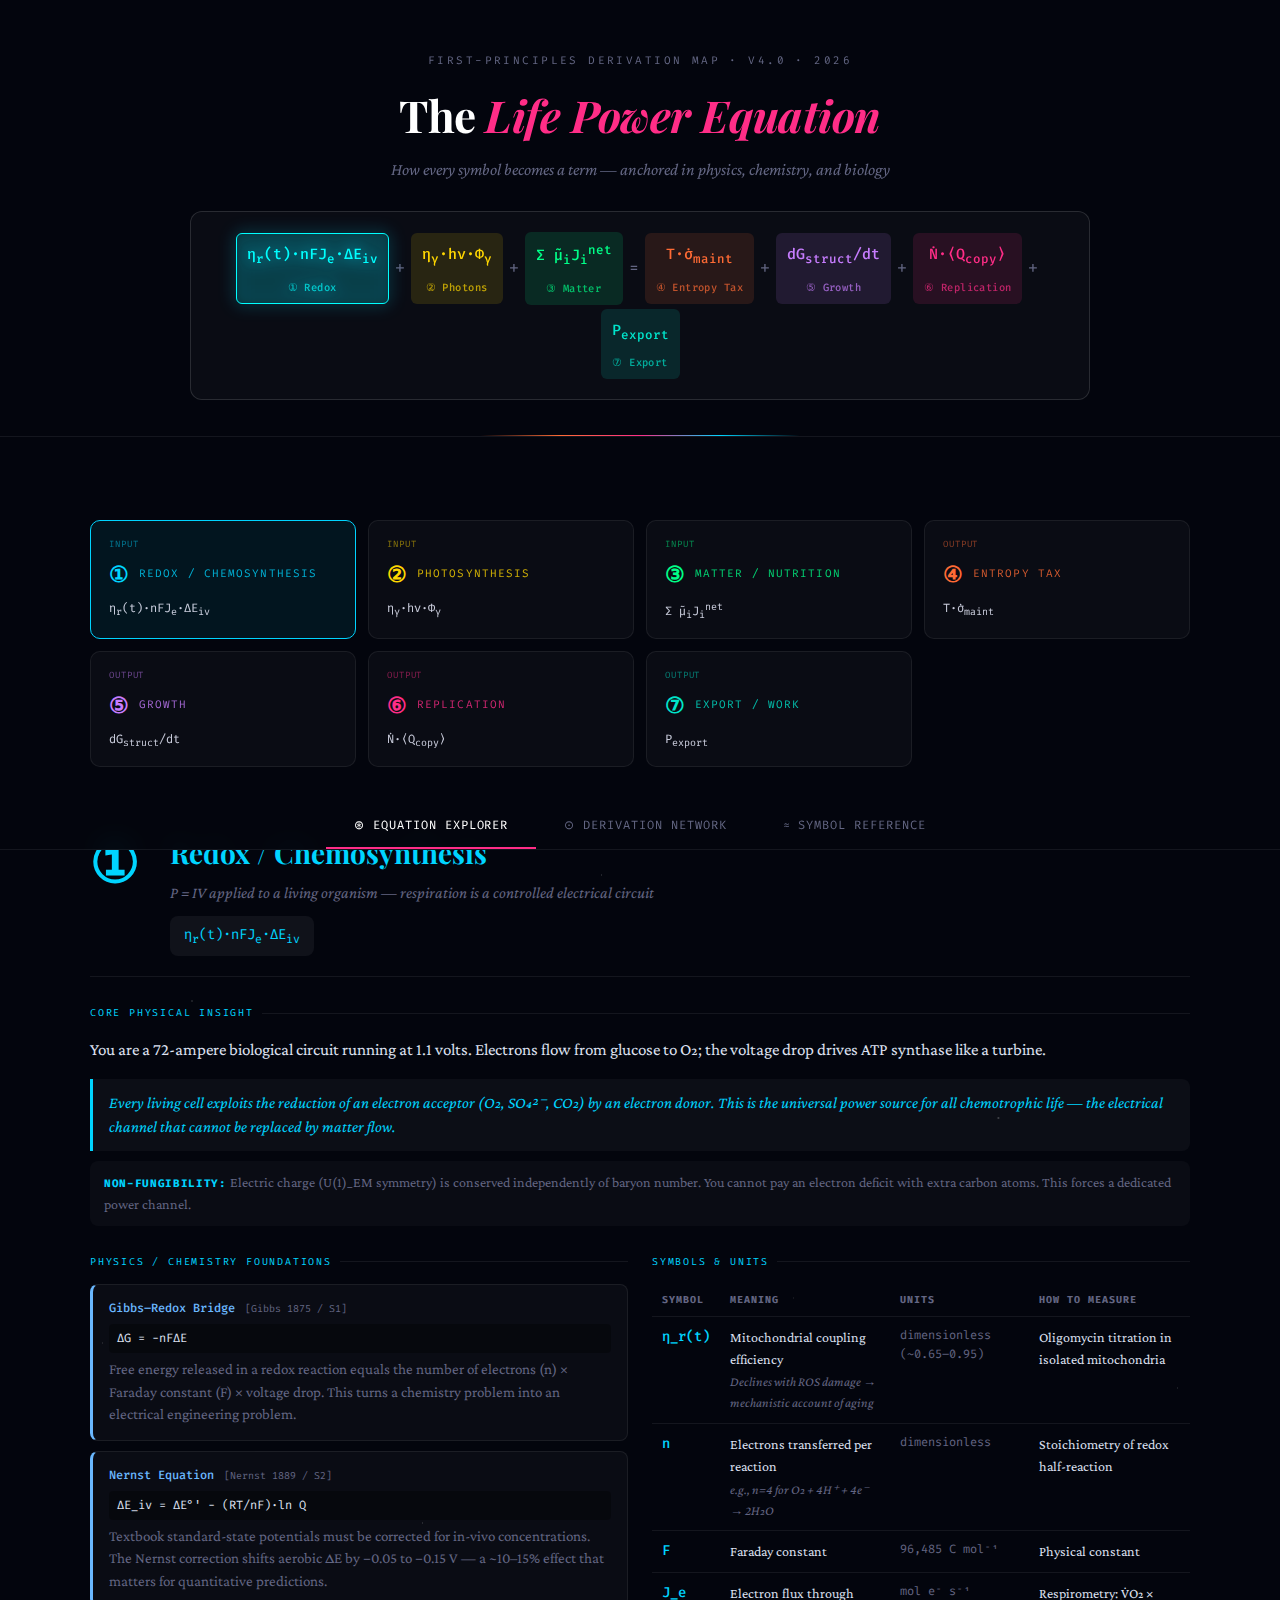
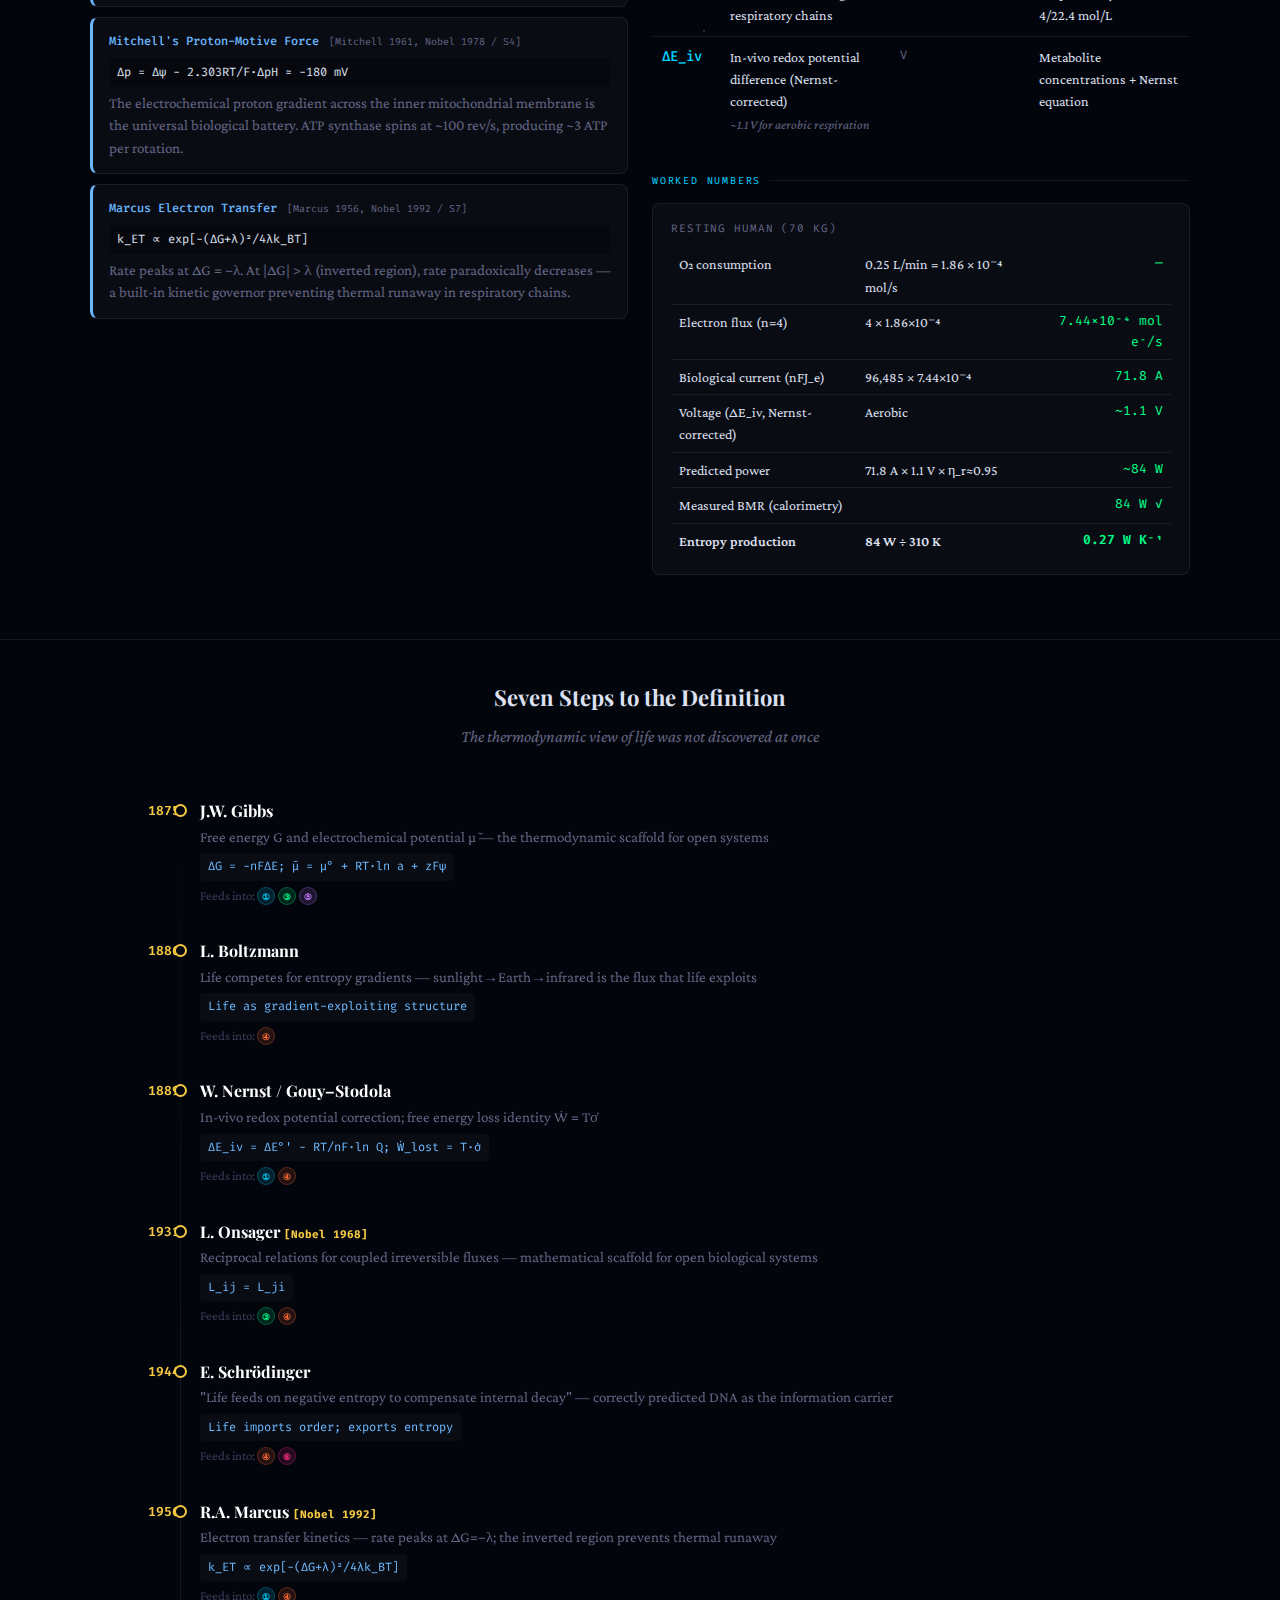
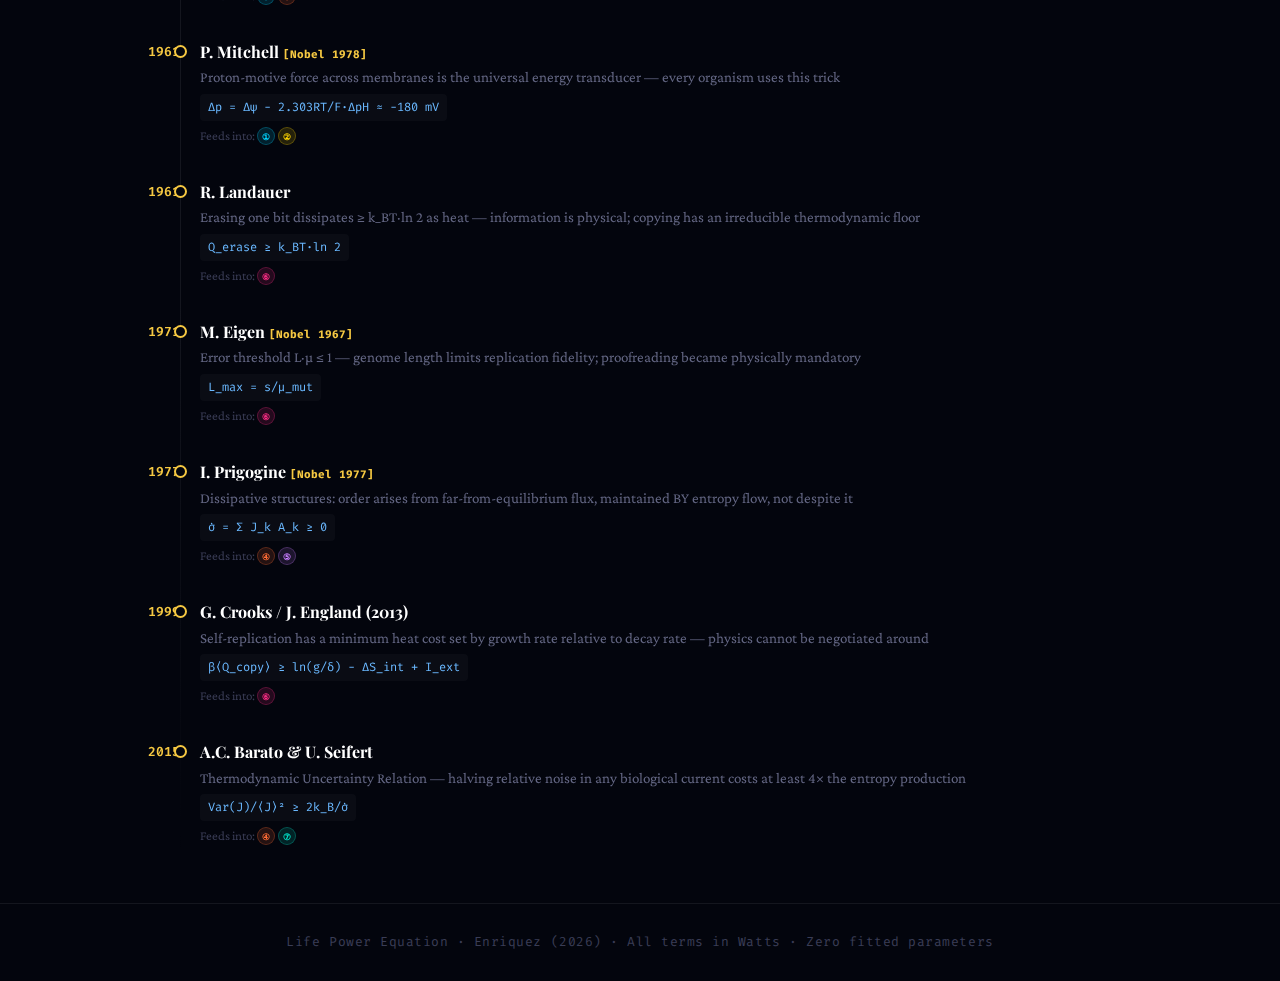
<file: research/life-power-equation/index.html>
<!DOCTYPE html>
<html lang="en">
<head>
<meta charset="UTF-8">
<meta name="viewport" content="width=device-width, initial-scale=1.0">
<title>Life Power Equation — First-Principles Derivation Map</title>
<link href="https://fonts.googleapis.com/css2?family=Playfair+Display:ital,wght@0,400;0,700;1,400&family=Fira+Code:wght@300;400;500;600&family=Crimson+Pro:ital,opsz,wght@0,14..32,300;0,14..32,400;0,14..32,600;1,14..32,300;1,14..32,400&display=swap" rel="stylesheet">
<style>
*{box-sizing:border-box;margin:0;padding:0}
:root{
  --bg:#03050d;--bg2:#070b18;--bg3:#0c1020;
  --surface:rgba(255,255,255,0.03);--surface2:rgba(255,255,255,0.055);
  --border:rgba(255,255,255,0.07);--border2:rgba(255,255,255,0.13);
  --text:#dde0f0;--dim:#636683;--dimmer:#3a3d56;
  --t1:#00d4ff;--t1b:rgba(0,212,255,0.12);
  --t2:#ffd700;--t2b:rgba(255,215,0,0.12);
  --t3:#00ff88;--t3b:rgba(0,255,136,0.12);
  --t4:#ff6b35;--t4b:rgba(255,107,53,0.12);
  --t5:#c77dff;--t5b:rgba(199,125,255,0.12);
  --t6:#ff2d87;--t6b:rgba(255,45,135,0.12);
  --t7:#00e5cc;--t7b:rgba(0,229,204,0.12);
  --sci:#f5c842;--scib:rgba(245,200,66,0.1);
  --law:#6ab8ff;--lawb:rgba(106,184,255,0.1);
}
html{scroll-behavior:smooth}
body{background:var(--bg);color:var(--text);font-family:'Crimson Pro',Georgia,serif;font-size:17px;line-height:1.6;min-height:100vh;overflow-x:hidden}

/* STARFIELD */
body::before{content:'';position:fixed;inset:0;background:
  radial-gradient(1px 1px at 15% 22%,rgba(255,255,255,.35) 0%,transparent 100%),
  radial-gradient(1px 1px at 47% 8%,rgba(255,255,255,.25) 0%,transparent 100%),
  radial-gradient(1.5px 1.5px at 78% 35%,rgba(255,255,255,.3) 0%,transparent 100%),
  radial-gradient(1px 1px at 92% 65%,rgba(255,255,255,.2) 0%,transparent 100%),
  radial-gradient(1px 1px at 33% 80%,rgba(255,255,255,.25) 0%,transparent 100%),
  radial-gradient(1px 1px at 62% 55%,rgba(255,255,255,.15) 0%,transparent 100%),
  radial-gradient(1px 1px at 8% 60%,rgba(255,255,255,.2) 0%,transparent 100%),
  radial-gradient(1.5px 1.5px at 55% 92%,rgba(255,255,255,.3) 0%,transparent 100%);
  pointer-events:none;z-index:0}

/* ===== HEADER ===== */
header{position:relative;z-index:10;padding:52px 40px 36px;text-align:center;border-bottom:1px solid var(--border)}
header::after{content:'';position:absolute;bottom:0;left:50%;transform:translateX(-50%);width:320px;height:1px;background:linear-gradient(90deg,transparent,var(--t4),var(--t6),var(--t1),transparent)}
.title-eyebrow{font-family:'Fira Code',monospace;font-size:11px;letter-spacing:.22em;color:var(--dim);text-transform:uppercase;margin-bottom:10px}
h1{font-family:'Playfair Display',serif;font-size:clamp(26px,4vw,44px);font-weight:700;letter-spacing:-.01em;color:#fff;margin-bottom:6px}
h1 em{font-style:italic;color:var(--t6)}
.subtitle{font-family:'Crimson Pro',serif;font-style:italic;font-size:17px;color:var(--dim);margin-bottom:28px}

/* EQUATION DISPLAY in header */
.lpe-equation{display:flex;flex-wrap:wrap;align-items:center;justify-content:center;gap:4px 0;margin:0 auto;max-width:900px;padding:20px 24px;background:var(--surface);border:1px solid var(--border2);border-radius:12px;font-family:'Fira Code',monospace;font-size:clamp(11px,1.6vw,15px);line-height:2.2}
.eq-plus,.eq-eq{color:var(--dim);padding:0 6px;font-size:1.1em}
.eq-term{padding:4px 10px;border-radius:6px;cursor:pointer;transition:all .25s;font-weight:500;border:1px solid transparent;user-select:none}
.eq-term:hover,.eq-term.active{border-color:currentColor;filter:brightness(1.3)}
.eq-term[data-t="1"]{color:var(--t1);background:var(--t1b)}
.eq-term[data-t="2"]{color:var(--t2);background:var(--t2b)}
.eq-term[data-t="3"]{color:var(--t3);background:var(--t3b)}
.eq-term[data-t="4"]{color:var(--t4);background:var(--t4b)}
.eq-term[data-t="5"]{color:var(--t5);background:var(--t5b)}
.eq-term[data-t="6"]{color:var(--t6);background:var(--t6b)}
.eq-term[data-t="7"]{color:var(--t7);background:var(--t7b)}
.eq-label{font-size:.7em;display:block;opacity:.7;letter-spacing:.04em;margin-top:2px}
.eq-term.active{filter:brightness(1.3) drop-shadow(0 0 8px currentColor)}

/* ===== TABS ===== */
.tabs{position:sticky;top:0;z-index:50;display:flex;justify-content:center;gap:0;background:rgba(3,5,13,.92);backdrop-filter:blur(12px);border-bottom:1px solid var(--border);padding:0 20px}
.tab-btn{font-family:'Fira Code',monospace;font-size:12px;letter-spacing:.08em;text-transform:uppercase;padding:14px 28px;background:none;border:none;color:var(--dim);cursor:pointer;border-bottom:2px solid transparent;transition:all .2s;white-space:nowrap}
.tab-btn:hover{color:var(--text)}
.tab-btn.active{color:#fff;border-bottom-color:var(--t6)}

/* ===== PANELS ===== */
.tab-panel{display:none;min-height:60vh}
.tab-panel.active{display:block}

/* ===== EQUATION EXPLORER ===== */
#panel-explorer{padding:36px 24px}

.term-cards-grid{display:grid;grid-template-columns:repeat(auto-fill,minmax(240px,1fr));gap:12px;max-width:1100px;margin:0 auto 36px}
.term-card{padding:16px 18px;border-radius:10px;cursor:pointer;border:1px solid var(--border);background:var(--surface);transition:all .22s}
.term-card:hover,.term-card.active{border-color:currentColor;background:color-mix(in srgb,currentColor 8%,transparent)}
.term-card[data-tc="1"]{color:var(--t1)}
.term-card[data-tc="2"]{color:var(--t2)}
.term-card[data-tc="3"]{color:var(--t3)}
.term-card[data-tc="4"]{color:var(--t4)}
.term-card[data-tc="5"]{color:var(--t5)}
.term-card[data-tc="6"]{color:var(--t6)}
.term-card[data-tc="7"]{color:var(--t7)}
.tc-header{display:flex;align-items:center;gap:10px;margin-bottom:8px}
.tc-num{font-family:'Playfair Display',serif;font-size:22px;font-weight:700}
.tc-name{font-family:'Fira Code',monospace;font-size:11px;letter-spacing:.1em;text-transform:uppercase;opacity:.8}
.tc-side{font-family:'Fira Code',monospace;font-size:9px;opacity:.5;margin-bottom:4px;text-transform:uppercase;letter-spacing:.1em}
.tc-eq{font-family:'Fira Code',monospace;font-size:12px;color:var(--text);opacity:.9;line-height:1.5}

/* DETAIL PANEL */
.detail-panel{max-width:1100px;margin:0 auto;animation:slideup .3s ease}
@keyframes slideup{from{opacity:0;transform:translateY(12px)}to{opacity:1;transform:translateY(0)}}
.dp-header{padding:28px 0 20px;display:flex;align-items:flex-start;gap:20px;border-bottom:1px solid var(--border);margin-bottom:28px}
.dp-num{font-family:'Playfair Display',serif;font-size:56px;font-weight:700;line-height:1;min-width:60px}
.dp-title-block{}
.dp-title{font-family:'Playfair Display',serif;font-size:28px;font-weight:700;color:#fff;margin-bottom:4px}
.dp-tagline{font-style:italic;color:var(--dim);font-size:16px}
.dp-eq-box{display:inline-block;margin-top:10px;padding:8px 14px;background:var(--surface2);border-radius:8px;font-family:'Fira Code',monospace;font-size:14px}

.dp-grid{display:grid;grid-template-columns:1fr 1fr;gap:24px}
@media(max-width:700px){.dp-grid{grid-template-columns:1fr}}

.dp-section{margin-bottom:28px}
.dp-section-title{font-family:'Fira Code',monospace;font-size:10px;letter-spacing:.18em;text-transform:uppercase;color:var(--dim);margin-bottom:14px;display:flex;align-items:center;gap:8px}
.dp-section-title::after{content:'';flex:1;height:1px;background:var(--border)}

/* PHYSICS LAW CARDS */
.law-cards{display:flex;flex-direction:column;gap:10px}
.law-card{padding:14px 16px;background:var(--surface);border:1px solid var(--border);border-left:3px solid var(--law);border-radius:8px}
.law-card-top{display:flex;align-items:baseline;gap:10px;margin-bottom:6px}
.law-name{font-family:'Fira Code',monospace;font-size:12px;font-weight:500;color:var(--law)}
.law-ref{font-family:'Fira Code',monospace;font-size:10px;color:var(--dim)}
.law-eq{font-family:'Fira Code',monospace;font-size:12px;color:var(--text);margin-bottom:5px;padding:5px 8px;background:rgba(0,0,0,.3);border-radius:4px}
.law-desc{font-size:15px;color:var(--dim);line-height:1.5}
.law-card.gold{border-left-color:var(--sci)}
.law-card.gold .law-name{color:var(--sci)}

/* SYMBOL TABLE */
.sym-table{width:100%;border-collapse:collapse;font-size:14px}
.sym-table th{text-align:left;padding:8px 10px;font-family:'Fira Code',monospace;font-size:10px;letter-spacing:.1em;text-transform:uppercase;color:var(--dim);border-bottom:1px solid var(--border)}
.sym-table td{padding:9px 10px;border-bottom:1px solid var(--border);vertical-align:top}
.sym-table td:first-child{font-family:'Fira Code',monospace;font-size:14px;font-weight:500}
.sym-table td:nth-child(3){font-family:'Fira Code',monospace;font-size:12px;color:var(--dim)}
.sym-table tr:last-child td{border-bottom:none}
.sym-note{font-size:13px;font-style:italic;color:var(--dim);margin-top:2px}

/* NUMBERS PANEL */
.num-box{background:var(--surface);border:1px solid var(--border);border-radius:8px;padding:16px 18px;margin-bottom:12px}
.num-organism{font-family:'Fira Code',monospace;font-size:11px;letter-spacing:.08em;text-transform:uppercase;color:var(--dim);margin-bottom:10px}
.num-table{width:100%;border-collapse:collapse;font-size:14px}
.num-table td{padding:6px 8px;border-bottom:1px solid var(--border);vertical-align:top}
.num-table td:last-child{font-family:'Fira Code',monospace;font-size:13px;color:var(--t3);text-align:right}
.num-table tr:last-child td{border-bottom:none;font-weight:600}
.key-insight{margin-top:14px;padding:12px 16px;background:rgba(255,255,255,.04);border-left:3px solid currentColor;border-radius:0 8px 8px 0;font-style:italic;font-size:16px;line-height:1.5}

/* ===== DERIVATION NETWORK ===== */
#panel-network{padding:24px}
.network-wrap{max-width:1200px;margin:0 auto}
.network-intro{text-align:center;margin-bottom:28px;color:var(--dim);font-style:italic}
.network-legend{display:flex;flex-wrap:wrap;justify-content:center;gap:16px;margin-bottom:24px}
.legend-item{display:flex;align-items:center;gap:6px;font-family:'Fira Code',monospace;font-size:11px;color:var(--dim)}
.legend-dot{width:10px;height:10px;border-radius:50%}
svg.network{width:100%;border:1px solid var(--border);border-radius:12px;background:var(--surface);overflow:visible}
.net-node{cursor:pointer;transition:opacity .2s}
.net-node rect,.net-node .bg-rect{transition:all .2s}
.net-node:hover rect,.net-node:hover .bg-rect{filter:brightness(1.4)}
.net-line{transition:opacity .2s,stroke-width .2s}
.net-line.dim{opacity:.08}
.net-line.hi{opacity:1;stroke-width:2.5}
.net-node.dim{opacity:.2}
.net-node.hi{opacity:1}
.net-node rect.dim{opacity:.2}
.net-label{font-family:'Fira Code',monospace;pointer-events:none;dominant-baseline:middle}
.net-tip{position:fixed;background:var(--bg3);border:1px solid var(--border2);border-radius:8px;padding:10px 14px;font-size:13px;max-width:260px;pointer-events:none;display:none;z-index:100;line-height:1.5}
.net-tip strong{font-family:'Fira Code',monospace;display:block;margin-bottom:3px}

/* ===== SYMBOL REFERENCE ===== */
#panel-symbols{padding:36px 24px}
.sym-ref-wrap{max-width:1000px;margin:0 auto}
.full-sym-table{width:100%;border-collapse:collapse;font-size:14px}
.full-sym-table th{text-align:left;padding:10px 12px;font-family:'Fira Code',monospace;font-size:10px;letter-spacing:.12em;text-transform:uppercase;color:var(--dim);background:var(--surface);border-bottom:2px solid var(--border)}
.full-sym-table td{padding:10px 12px;border-bottom:1px solid var(--border);vertical-align:top}
.full-sym-table td:first-child{font-family:'Fira Code',monospace;font-size:14px;font-weight:500}
.full-sym-table td:nth-child(3){font-family:'Fira Code',monospace;font-size:12px;color:var(--dim)}
.full-sym-table tr:hover td{background:var(--surface)}
.sym-term-badge{display:inline-block;padding:2px 7px;border-radius:4px;font-family:'Fira Code',monospace;font-size:10px;font-weight:600}

/* ===== HISTORY SECTION ===== */
.history-section{padding:40px 24px;border-top:1px solid var(--border)}
.history-wrap{max-width:1100px;margin:0 auto}
.history-title{font-family:'Playfair Display',serif;font-size:22px;text-align:center;margin-bottom:8px;color:var(--text)}
.history-sub{text-align:center;color:var(--dim);font-style:italic;margin-bottom:32px}
.timeline{display:flex;flex-direction:column;gap:0;position:relative}
.timeline::before{content:'';position:absolute;left:90px;top:0;bottom:0;width:1px;background:linear-gradient(180deg,transparent,var(--border),var(--border),transparent)}
.tl-item{display:grid;grid-template-columns:90px 1fr;gap:20px;padding:16px 0;position:relative}
.tl-year{font-family:'Fira Code',monospace;font-size:13px;font-weight:600;color:var(--sci);text-align:right;padding-top:3px}
.tl-dot{position:absolute;left:84px;top:22px;width:13px;height:13px;border-radius:50%;background:var(--bg);border:2px solid var(--sci);z-index:1}
.tl-content{}
.tl-scientist{font-family:'Playfair Display',serif;font-size:16px;font-weight:700;color:#fff;margin-bottom:2px}
.tl-insight{color:var(--dim);font-size:15px;line-height:1.5}
.tl-eq{font-family:'Fira Code',monospace;font-size:12px;color:var(--law);margin-top:5px;padding:4px 8px;background:var(--surface);border-radius:4px;display:inline-block}
.tl-connects{margin-top:5px;font-size:13px;color:var(--dimmer)}
.tl-badge{display:inline-block;width:18px;height:18px;border-radius:50%;font-family:'Fira Code',monospace;font-size:9px;font-weight:700;text-align:center;line-height:18px;margin-right:3px}

/* ===== FOOTER ===== */
footer{text-align:center;padding:28px;border-top:1px solid var(--border);color:var(--dimmer);font-size:13px;font-family:'Fira Code',monospace;letter-spacing:.04em}

/* RESPONSIVE */
@media(max-width:600px){
  header{padding:32px 16px 24px}
  .lpe-equation{font-size:10px;gap:2px 0}
  .tabs{padding:0 8px}
  .tab-btn{padding:12px 14px;font-size:11px}
  #panel-explorer,#panel-network,#panel-symbols{padding:20px 12px}
}
</style>
</head>
<body>

<!-- HEADER -->
<header>
  <div class="title-eyebrow">First-Principles Derivation Map · v4.0 · 2026</div>
  <h1>The <em>Life Power Equation</em></h1>
  <div class="subtitle">How every symbol becomes a term — anchored in physics, chemistry, and biology</div>

  <div class="lpe-equation">
    <span class="eq-term" data-t="1" onclick="selectTerm(1)">
      η<sub>r</sub>(t)·nFJ<sub>e</sub>·ΔE<sub>iv</sub>
      <span class="eq-label">① Redox</span>
    </span>
    <span class="eq-plus">+</span>
    <span class="eq-term" data-t="2" onclick="selectTerm(2)">
      η<sub>γ</sub>·hν·Φ<sub>γ</sub>
      <span class="eq-label">② Photons</span>
    </span>
    <span class="eq-plus">+</span>
    <span class="eq-term" data-t="3" onclick="selectTerm(3)">
      Σ μ̃<sub>i</sub>J<sub>i</sub><sup>net</sup>
      <span class="eq-label">③ Matter</span>
    </span>
    <span class="eq-eq">=</span>
    <span class="eq-term" data-t="4" onclick="selectTerm(4)">
      T·σ̇<sub>maint</sub>
      <span class="eq-label">④ Entropy Tax</span>
    </span>
    <span class="eq-plus">+</span>
    <span class="eq-term" data-t="5" onclick="selectTerm(5)">
      dG<sub>struct</sub>/dt
      <span class="eq-label">⑤ Growth</span>
    </span>
    <span class="eq-plus">+</span>
    <span class="eq-term" data-t="6" onclick="selectTerm(6)">
      Ṅ·⟨Q<sub>copy</sub>⟩
      <span class="eq-label">⑥ Replication</span>
    </span>
    <span class="eq-plus">+</span>
    <span class="eq-term" data-t="7" onclick="selectTerm(7)">
      P<sub>export</sub>
      <span class="eq-label">⑦ Export</span>
    </span>
  </div>
</header>

<!-- TABS -->
<nav class="tabs">
  <button class="tab-btn active" onclick="showTab('explorer',this)">⊛ Equation Explorer</button>
  <button class="tab-btn" onclick="showTab('network',this)">⊙ Derivation Network</button>
  <button class="tab-btn" onclick="showTab('symbols',this)">≈ Symbol Reference</button>
</nav>

<!-- EQUATION EXPLORER -->
<div id="panel-explorer" class="tab-panel active">
  <div class="term-cards-grid" id="term-cards"></div>
  <div id="detail-area"></div>
</div>

<!-- DERIVATION NETWORK -->
<div id="panel-network" class="tab-panel">
  <div class="network-wrap">
    <p class="network-intro">Hover over any node to trace its derivation path. Each LPE term is the convergence point of multiple physical laws.</p>
    <div class="network-legend">
      <div class="legend-item"><div class="legend-dot" style="background:var(--sci)"></div>Scientist / Source</div>
      <div class="legend-item"><div class="legend-dot" style="background:var(--law)"></div>Physics Law / Result</div>
      <div class="legend-item"><div class="legend-dot" style="background:var(--t6)"></div>LPE Input Term</div>
      <div class="legend-item"><div class="legend-dot" style="background:var(--t4)"></div>LPE Output Term</div>
    </div>
    <svg class="network" id="net-svg" viewBox="0 0 1160 820" preserveAspectRatio="xMidYMid meet"></svg>
    <div class="net-tip" id="net-tip"></div>
  </div>
</div>

<!-- SYMBOL REFERENCE -->
<div id="panel-symbols" class="tab-panel">
  <div class="sym-ref-wrap">
    <h2 style="font-family:'Playfair Display',serif;font-size:26px;margin-bottom:8px;color:#fff">Complete Symbol Table</h2>
    <p style="color:var(--dim);font-style:italic;margin-bottom:28px">Every symbol in the LPE — units, measurement method, and which term it belongs to</p>
    <table class="full-sym-table" id="sym-table"></table>
  </div>
</div>

<!-- HISTORY SECTION (always visible at bottom) -->
<section class="history-section">
  <div class="history-wrap">
    <h2 class="history-title">Seven Steps to the Definition</h2>
    <p class="history-sub">The thermodynamic view of life was not discovered at once</p>
    <div class="timeline" id="timeline"></div>
  </div>
</section>

<footer>Life Power Equation · Enriquez (2026) · All terms in Watts · Zero fitted parameters</footer>

<script>
// ============================================================
// DATA
// ============================================================

const TERMS = [
  {
    id:1, num:'①', name:'Redox / Chemosynthesis',
    color:'var(--t1)', colorHex:'#00d4ff', side:'INPUT',
    eq:'η<sub>r</sub>(t)·nFJ<sub>e</sub>·ΔE<sub>iv</sub>',
    eqPlain:'ηᵣ(t)·nFJₑ·ΔEᵢᵥ',
    tagline:'P = IV applied to a living organism — respiration is a controlled electrical circuit',
    keyInsight:'You are a 72-ampere biological circuit running at 1.1 volts. Electrons flow from glucose to O₂; the voltage drop drives ATP synthase like a turbine.',
    whyNeeded:'Every living cell exploits the reduction of an electron acceptor (O₂, SO₄²⁻, CO₂) by an electron donor. This is the universal power source for all chemo­trophic life — the electrical channel that cannot be replaced by matter flow.',
    nonFungible:'Electric charge (U(1)_EM symmetry) is conserved independently of baryon number. You cannot pay an electron deficit with extra carbon atoms. This forces a dedicated power channel.',
    laws:[
      {name:'Gibbs–Redox Bridge', ref:'Gibbs 1875 / S1', eq:'ΔG = −nFΔE', desc:'Free energy released in a redox reaction equals the number of electrons (n) × Faraday constant (F) × voltage drop. This turns a chemistry problem into an electrical engineering problem.'},
      {name:'Nernst Equation', ref:'Nernst 1889 / S2', eq:'ΔE_iv = ΔE°′ − (RT/nF)·ln Q', desc:'Textbook standard-state potentials must be corrected for in-vivo concentrations. The Nernst correction shifts aerobic ΔE by −0.05 to −0.15 V — a ~10–15% effect that matters for quantitative predictions.'},
      {name:"Mitchell's Proton-Motive Force", ref:'Mitchell 1961, Nobel 1978 / S4', eq:'Δp = Δψ − 2.303RT/F·ΔpH ≈ −180 mV', desc:'The electrochemical proton gradient across the inner mitochondrial membrane is the universal biological battery. ATP synthase spins at ~100 rev/s, producing ~3 ATP per rotation.'},
      {name:'Marcus Electron Transfer', ref:'Marcus 1956, Nobel 1992 / S7', eq:'k_ET ∝ exp[−(ΔG+λ)²/4λk_BT]', desc:'Rate peaks at ΔG = −λ. At |ΔG| > λ (inverted region), rate paradoxically decreases — a built-in kinetic governor preventing thermal runaway in respiratory chains.'},
    ],
    symbols:[
      {sym:'η_r(t)', meaning:'Mitochondrial coupling efficiency', units:'dimensionless (~0.65–0.95)', measure:'Oligomycin titration in isolated mitochondria', note:'Declines with ROS damage → mechanistic account of aging'},
      {sym:'n', meaning:'Electrons transferred per reaction', units:'dimensionless', measure:'Stoichiometry of redox half-reaction', note:'e.g., n=4 for O₂ + 4H⁺ + 4e⁻ → 2H₂O'},
      {sym:'F', meaning:'Faraday constant', units:'96,485 C mol⁻¹', measure:'Physical constant', note:''},
      {sym:'J_e', meaning:'Electron flux through respiratory chains', units:'mol e⁻ s⁻¹', measure:'Respirometry: V̇O₂ × 4/22.4 mol/L', note:''},
      {sym:'ΔE_iv', meaning:'In-vivo redox potential difference (Nernst-corrected)', units:'V', measure:'Metabolite concentrations + Nernst equation', note:'~1.1 V for aerobic respiration'},
    ],
    numbers:{
      organism:'Resting Human (70 kg)',
      steps:[
        ['O₂ consumption','0.25 L/min = 1.86 × 10⁻⁴ mol/s','—'],
        ['Electron flux (n=4)','4 × 1.86×10⁻⁴','7.44×10⁻⁴ mol e⁻/s'],
        ['Biological current (nFJ_e)','96,485 × 7.44×10⁻⁴','71.8 A'],
        ['Voltage (ΔE_iv, Nernst-corrected)','Aerobic','~1.1 V'],
        ['Predicted power','71.8 A × 1.1 V × η_r≈0.95','~84 W'],
        ['Measured BMR (calorimetry)','','84 W ✓'],
        ['Entropy production','84 W ÷ 310 K','0.27 W K⁻¹'],
      ]
    }
  },
  {
    id:2, num:'②', name:'Photosynthesis',
    color:'var(--t2)', colorHex:'#ffd700', side:'INPUT',
    eq:'η<sub>γ</sub>·hν·Φ<sub>γ</sub>',
    eqPlain:'η_γ·hν·Φ_γ',
    tagline:'Light and chemistry are two routes to the same universal battery — the proton-motive force',
    keyInsight:'Photosynthesis and respiration are not fundamentally different power sources. Both charge the same Mitchellian battery. Sunlight simply provides the electron pressure that glucose provides for heterotrophs.',
    whyNeeded:'Plants, algae, and cyanobacteria must absorb photons to drive electrons uphill (against the redox gradient). This is physically distinct from chemotrophic electron flow — absorbed photon flux cannot be expressed as electron flux × voltage.',
    nonFungible:'Photons carry angular momentum and energy quanta (hν). Their interaction with chlorophyll is governed by quantum electrodynamics — not reducible to electron-transfer kinetics alone. Set to zero for all heterotrophs.',
    laws:[
      {name:"Planck's Energy Quantum", ref:'Planck 1900', eq:'E_photon = hν', desc:"Each photon carries exactly hν joules. For red light (680 nm), this is ~2.9×10⁻¹⁹ J. Chlorophyll absorbs this and uses the excitation energy to drive charge separation."},
      {name:"Mitchell's PMF (same battery)", ref:'Mitchell 1961, Nobel 1978 / S4', eq:'Δp = Δψ − 2.303RT/F·ΔpH', desc:'Photosystem II and I ultimately pump protons to build the same Δp that Complex I–IV build in respiration. Both routes charge the same battery, confirming the universality of the PMF.'},
      {name:'Quantum Yield Limit', ref:'Emerson 1958', eq:'η_γ ≈ 0.10–0.35 (10–35%)', desc:'Due to energy losses in charge separation and the requirement for 8–10 photons per CO₂ fixed, photosynthetic quantum yield is intrinsically limited. Photoinhibition further degrades η_γ under high light.'},
    ],
    symbols:[
      {sym:'η_γ', meaning:'Photosynthetic quantum yield', units:'dimensionless (~0.10–0.35)', measure:'Gas exchange + light flux measurements', note:'Degraded by photoinhibition at high irradiance'},
      {sym:'h', meaning:"Planck's constant", units:'6.626×10⁻³⁴ J·s', measure:'Physical constant', note:''},
      {sym:'ν', meaning:'Photon frequency', units:'Hz (s⁻¹)', measure:'Spectrophotometry', note:'hν ≈ 3.6×10⁻¹⁹ J for red light (680 nm)'},
      {sym:'Φ_γ', meaning:'Absorbed photon flux', units:'photons s⁻¹', measure:'Quantum sensor + absorptance measurement', note:''},
    ],
    numbers:{
      organism:'Spinach leaf at full sunlight',
      steps:[
        ['Irradiance','2000 µmol photons m⁻² s⁻¹','—'],
        ['Energy per photon (red, 680 nm)','hν','~2.9×10⁻¹⁹ J'],
        ['Absorbed flux Φ_γ','~2×10⁻³ mol/s per m² leaf','~1.2×10²¹ photons/s·m²'],
        ['P_photo at η_γ = 0.25','0.25 × 2.9×10⁻¹⁹ × 1.2×10²¹','~87 W m⁻²'],
        ['vs. gross respiration of leaf','~8 W m⁻²','~10× surplus ✓'],
      ]
    }
  },
  {
    id:3, num:'③', name:'Matter / Nutrition',
    color:'var(--t3)', colorHex:'#00ff88', side:'INPUT',
    eq:'Σ μ̃<sub>i</sub>J<sub>i</sub><sup>net</sup>',
    eqPlain:'Σ μ̃ᵢ Jᵢⁿᵉᵗ',
    tagline:'Atoms carry three kinds of energy simultaneously — chemical, concentration, and electrical',
    keyInsight:'Electron flow powers the cell but cannot build it. You need carbon, nitrogen, phosphorus, and sulfur atoms to construct DNA, proteins, and membranes. Matter flux is the material input; it is non-fungible with power input because baryon number is independently conserved.',
    whyNeeded:'The genome and proteome are physical objects — polymer chains with specific atomic compositions. No amount of electron flux can substitute for the atoms that form these structures. This is why starvation and anoxia are completely different failure modes.',
    nonFungible:'Baryon number (protons + neutrons in atoms) is conserved under a different symmetry than electric charge. An organism cannot build proteins from electron flux alone — it needs the actual atoms, weighted by their electrochemical potential.',
    laws:[
      {name:'Electrochemical Potential', ref:'Gibbs 1875 / Planck 1890 / S3', eq:'μ̃_i = μ°_i + RT·ln(a_i) + z_i·F·ψ', desc:'The full thermodynamic driving force for any species i has three additive components: (1) intrinsic chemical stability, (2) concentration/mixing term, (3) electrical work for charged species. All three matter in biology.'},
      {name:'Open-System Gibbs', ref:'Gibbs 1875 / S5 (origin of dG/dt = Σμ̃J)', eq:'dG/dt = Σ_i μ̃_i · J_i^net', desc:'For an open system at constant T, P, the rate of free-energy change equals the sum over all species of their electrochemical potential times their net molar flux. Exact — no approximations.'},
      {name:"Onsager's Reciprocal Relations", ref:'Onsager 1931, Nobel 1968', eq:'L_ij = L_ji (cross-coupling)', desc:'Irreversible fluxes of matter can drive each other. Ion gradients drive solute uptake; concentration gradients drive electrical currents. The mathematical scaffold for multi-species open systems.'},
    ],
    symbols:[
      {sym:'μ̃_i', meaning:'Electrochemical potential of species i', units:'J mol⁻¹', measure:'Activity measurements + membrane potential', note:'Three-component sum: μ° + RT·ln(a) + zFψ'},
      {sym:'μ°_i', meaning:'Standard-state chemical potential', units:'J mol⁻¹', measure:'Calorimetry / thermochemical tables', note:'Intrinsic bond energy of species i'},
      {sym:'RT·ln(a_i)', meaning:'Concentration (mixing) term', units:'J mol⁻¹', measure:'Activity from concentration + activity coefficient', note:'Activity a ≈ concentration at dilute conditions'},
      {sym:'z_i·F·ψ', meaning:'Electrical term for charged species', units:'J mol⁻¹', measure:'Membrane potential by patch-clamp or indicator dyes', note:'z = charge number; ψ = local electrostatic potential'},
      {sym:'J_i^net', meaning:'Net molar flux of species i (positive = import)', units:'mol s⁻¹', measure:'Isotope tracers (¹³C, ¹⁵N) + MS; transporter kinetics', note:'Net = import − export'},
    ],
    numbers:{
      organism:'E. coli importing glucose (per cell)',
      steps:[
        ['Glucose uptake rate','~1.5×10⁻¹⁸ mol/s','—'],
        ['μ̃_glucose (mostly μ°)','~2.8 MJ/mol (combustion)','—'],
        ['P_matter from glucose alone','1.5×10⁻¹⁸ × 2.8×10⁶','~4.2×10⁻¹² W'],
        ['vs. cell maintenance','~10⁻¹² W','—'],
        ['N/P/S also imported','essential for biomass','no substitute for C chain ✓'],
      ]
    }
  },
  {
    id:4, num:'④', name:'Entropy Tax',
    color:'var(--t4)', colorHex:'#ff6b35', side:'OUTPUT',
    eq:'T·σ̇<sub>maint</sub>',
    eqPlain:'T·σ̇_maint',
    tagline:'The mandatory power destroyed by irreversible internal processes — the arrow of time written into the budget',
    keyInsight:'At resting steady state with no growth or export, the entire input power becomes this term. Calorimetry and respirometry give identical results because they measure the same identity from opposite sides: P_in = Tσ̇.',
    whyNeeded:'The Second Law forbids any macroscopic process from running at zero entropy production. Every irreversible step — protein folding/unfolding, ion pumping against leaks, DNA repair — permanently converts free energy to heat. This term cannot reach zero while T > 0.',
    nonFungible:'Death is not "too much damage." Death is when η_r(t)·P_in < Tσ̇_min. The maintenance floor is strictly positive — set by condensed-matter physics (proton tunneling through membranes, Boltzmann-distributed unfolding), not by biological choices.',
    laws:[
      {name:'Gouy–Stodola Theorem', ref:'Gouy 1889 / Stodola 1910 / S6', eq:'Ẇ_lost = T·σ̇', desc:"For any irreversible process at temperature T, the rate of free energy permanently destroyed equals T times the entropy production rate. This is an exact identity from the 1st and 2nd Laws — not an approximation. It's why calorimetry and respirometry agree precisely at rest."},
      {name:'Prigogine Entropy Balance', ref:'Prigogine 1977, Nobel 1977 / S5', eq:'σ̇_maint = Σ_k J_k·A_k ≥ 0', desc:'Every irreversible internal process k contributes additively to entropy production, with flux J_k and thermodynamic affinity A_k. At steady state, the organism exports entropy to the environment faster than it produces it internally — it does not "decrease entropy" but accelerates the universal increase.'},
      {name:'Thermodynamic Uncertainty Relation', ref:'Barato–Seifert 2015 / S12', eq:'Var(J)/⟨J⟩² ≥ 2k_B/σ̇', desc:'To halve the relative noise of any maintained biological current (heartbeat timing, spindle position, ion homeostasis), entropy production must increase at least 4-fold. Precision is thermodynamically purchased, never free.'},
      {name:'Proton Membrane Leak', ref:'Brand et al. 2000 / S-M4', eq:'P_leak = g_H·(Δp)²', desc:'The Born energy barrier for protons crossing the hydrophobic membrane core (ε≈2.5 vs. water ε≈80) is large but not infinite. Quantum tunneling and Born-limited conductance guarantee a nonzero proton leak at any T>0 — constituting 15–25% of resting mitochondrial O₂ consumption.'},
    ],
    symbols:[
      {sym:'T', meaning:'Absolute temperature', units:'K (~310 K for mammals)', measure:'Calibrated thermometer', note:''},
      {sym:'σ̇_maint', meaning:'Internal entropy production rate from maintenance', units:'W K⁻¹ = J K⁻¹ s⁻¹', measure:'Calorimetry ÷ T; or respirometry at rest', note:''},
      {sym:'T·σ̇_maint', meaning:'Maintenance dissipation power', units:'W', measure:'Direct calorimetry; indirect: V̇O₂ × 20.1 kJ/L', note:'Equals P_in at resting steady state'},
      {sym:'J_k', meaning:'Thermodynamic flux of irreversible process k', units:'mol s⁻¹, A, m³s⁻¹ (varies)', measure:'Patch-clamp (ions), respirometry (O₂), isotopes', note:''},
      {sym:'A_k', meaning:'Thermodynamic affinity of process k', units:'J mol⁻¹', measure:'Gibbs free energy of reaction in vivo', note:''},
    ],
    numbers:{
      organism:'Resting Human (70 kg) — Steady-State Identity',
      steps:[
        ['P_in from respiration','84 W','—'],
        ['dG_struct/dt (adult)','≈ 0 W','—'],
        ['Ṅ⟨Q_copy⟩ (somatic)','negligible','—'],
        ['P_export (at rest)','≈ 0 W','—'],
        ['∴ T·σ̇_maint = P_in','84 W ÷ 310 K = 0.27 W/K','84 W ✓'],
        ['Protein turnover alone','~8 W','~10% of BMR'],
        ['Proton leak alone','~12–18 W','~15–22% of BMR'],
      ]
    }
  },
  {
    id:5, num:'⑤', name:'Growth',
    color:'var(--t5)', colorHex:'#c77dff', side:'OUTPUT',
    eq:'dG<sub>struct</sub>/dt',
    eqPlain:'dG_struct/dt',
    tagline:'The rate at which free energy is locked inside the boundary as covalent macromolecular structure',
    keyInsight:'This is the only LPE term that can be negative — during starvation, the organism liquidates its own structure (proteins, glycogen, fat) to pay the entropy tax when P_in falls short.',
    whyNeeded:'Growing organisms and dividing bacteria must store free energy in new biomass — new proteins, membranes, DNA (outside the replication event). This stored free energy is physically distinct from heat: it can later be recovered as useful work.',
    nonFungible:'Gibbs free energy is a state function. The stored chemical bond energy of retained biomass is independent of the path taken to build it, and orthogonal to the entropy produced along the way. ~8% of ATP invested in protein synthesis is stored as structural free energy; ~92% becomes maintenance heat.',
    laws:[
      {name:'Open-System Gibbs Free Energy', ref:'Gibbs 1875 / S-G1', eq:'G_struct = Σ_i n_i·μ_i^struct', desc:'The free energy stored in structural components at constant T, P equals the sum over all structural molecules of their molar amounts times their chemical potentials. G is a state function — it depends only on what is currently inside the boundary.'},
      {name:'Battley–Popovic Biomass Thermodynamics', ref:'Battley 1998 / Popovic 2019 / S-G2', eq:'ε_biomass ≈ 22 kJ/g DW ≈ 540 kJ/C-mol', desc:'Combustion calorimetry of 32+ species spanning all domains of life gives near-universal biomass energy density. This ~5% variation across all life reflects conserved macromolecular bond energies (C–H, C–C, C–N). This is a measured physical constant, not a fitted parameter.'},
      {name:'Aerobic Growth Efficiency', ref:'Heijnen & van Dijken 1992', eq:'η_growth ≈ 0.40–0.65 (aerobic)', desc:'The fraction of consumed substrate stored as new biomass. For mammalian cells, ~0.20–0.35. The remainder (35–80%) becomes maintenance heat. A perfectly reversible synthesis would produce an unstable product — irreversibility is the commitment device.'},
    ],
    symbols:[
      {sym:'dG_struct/dt', meaning:'Rate of free-energy storage in new biomass', units:'W (J s⁻¹)', measure:'Bomb calorimetry of freeze-dried biomass; dM_dry/dt × ε_biomass', note:'>0 growing, ≈0 adult steady state, <0 starvation'},
      {sym:'G_struct', meaning:'Stored structural Gibbs free energy', units:'J', measure:'Combustion enthalpy of dry biomass', note:'State function — path-independent'},
      {sym:'ε_biomass', meaning:'Specific free energy of biomass', units:'~22 kJ g⁻¹ DW', measure:'Bomb calorimetry (Battley 1998)', note:'Near-universal across all life forms'},
      {sym:'μ_i^struct', meaning:'Chemical potential of macromolecule i in situ', units:'J mol⁻¹', measure:'Biochemical thermodynamic tables', note:''},
    ],
    numbers:{
      organism:'E. coli dividing every 30 min (log phase)',
      steps:[
        ['Growth rate μ','1 doubling/30 min = 3.9×10⁻⁴ s⁻¹','—'],
        ['Dry mass per cell','~3×10⁻¹³ g','—'],
        ['dM_dry/dt','μ × M = 1.2×10⁻¹⁶ g/s','—'],
        ['dG_struct/dt','1.2×10⁻¹⁶ × 22×10³','~2.6×10⁻¹² W per cell'],
        ['vs. P_in per cell','~3×10⁻¹² W','~87% goes to Tσ̇'],
        ['Starvation reversal','dG/dt goes negative','structural autophagy ✓'],
      ]
    }
  },
  {
    id:6, num:'⑥', name:'Replication',
    color:'var(--t6)', colorHex:'#ff2d87', side:'OUTPUT',
    eq:'Ṅ·⟨Q<sub>copy</sub>⟩',
    eqPlain:'Ṅ·⟨Q_copy⟩',
    tagline:'The only term that does not appear in flames, whirlpools, or crystals — what makes life a lineage, not just a machine',
    keyInsight:'Three physical laws fuse into a single logarithm: Crooks (irreversibility of forward synthesis), Landauer (cost of error correction), and Eigen (required accuracy set by genome length). They fire simultaneously at the active site of every DNA polymerase on Earth.',
    whyNeeded:'A burning candle dissipates power. A whirlpool persists. Neither copies a self-describing blueprint. Only a living lineage pays to replicate its own template faster than spontaneous decay erases it. This is what distinguishes a living individual from a living lineage — and lineages are the only things evolution can act on.',
    nonFungible:'The master bound ⟨Q_copy⟩ ≥ L·k_BT·ln(g·p_raw·L/δ) has no analogue in any non-biological dissipative system. The L·ln(L) scaling predicts the exact number of proofreading layers required for each genome size — confirmed across 7 model organisms with zero fitted parameters.',
    laws:[
      {name:'Crooks Fluctuation Theorem (England 2013)', ref:'Crooks 1999 / England 2013 / S8', eq:'β⟨Q_copy⟩ ≥ ln(g/δ) − ΔS_int + I_ext', desc:'Any process more likely to go forward than backward must dissipate heat in proportion to how much it favors the forward direction. Copying faster than you decay forces irreversible heat dissipation. Copying at rate g against spontaneous decay at rate δ demands minimum heat ln(g/δ)/β per event.'},
      {name:"Landauer's Erasure Principle", ref:'Landauer 1961 / S10', eq:'Q_erase ≥ k_BT·ln 2 ≈ 2.87×10⁻²¹ J (310 K)', desc:'Every proofreading event — detecting and replacing a mismatched nucleotide — is a physical bit erasure. Each erasure must dissipate at least k_BT·ln 2. For the human genome: Landauer minimum ~10⁻¹¹ J per replication; actual biological cost ~10⁻⁸ J (≈1,000× above floor — that premium purchases per-base error rate ~10⁻⁹).'},
      {name:"Eigen's Error Threshold", ref:'Eigen 1971 / S9', eq:'L·μ_final ≤ 1 → μ_final ≤ 1/L', desc:"For a genome of length L to transmit heritable information intact, the per-base error rate must satisfy μ < 1/L. Exceed this threshold and genomes blur into random sequence within generations — Eigen's 'error catastrophe.' This is a constraint, not a cost — it tells Landauer how hard to work."},
      {name:'Master Bound (all three fused)', ref:'Appendix R — this work', eq:'⟨Q_copy⟩ ≥ L·k_BT·ln(g·p_raw·L/δ)', desc:'Crooks and Landauer are additive (separate enzyme steps), and their logarithms combine via ln(A)+ln(B)=ln(AB). Eigen sets p_raw·L as the discrimination factor. The result is one equation: construction cost + fidelity cost, minimum heat per genome copy.'},
    ],
    symbols:[
      {sym:'Ṅ', meaning:'Successful replication events per second (copies)', units:'s⁻¹', measure:'Doubling time measurement; BrdU/EdU labeling + flow cytometry', note:''},
      {sym:'⟨Q_copy⟩', meaning:'Mean heat dissipated per successful genome copy', units:'J copy⁻¹', measure:'ATP budget × ΔG_ATP; direct microcalorimetry', note:'Lower-bounded by master inequality'},
      {sym:'L', meaning:'Genome length', units:'base pairs', measure:'DNA sequencing; NCBI databases', note:'L·ln(L) scaling → determines # proofreading layers'},
      {sym:'g', meaning:'Polymerization rate', units:'bases s⁻¹', measure:'Single-molecule FRET; bulk incorporation kinetics', note:'~1,000 bp/s (bacteria); ~50–100 bp/s (eukaryotes)'},
      {sym:'δ', meaning:'Spontaneous template decay / depolymerization rate', units:'s⁻¹', measure:'Strand-melting kinetics; real-time PCR melt curves', note:'g/δ ≈ 10³–10⁵ in vivo'},
      {sym:'p_raw', meaning:'Raw polymerase error rate (before proofreading)', units:'errors base⁻¹ (~10⁻⁵)', measure:'Exonuclease-deficient mutant fidelity assays', note:'Universal across all DNA polymerases — set by geometry'},
      {sym:'g', meaning:'Replication rate [s⁻¹] in Crooks bound', units:'s⁻¹', measure:'Doubling time', note:''},
      {sym:'β', meaning:'Inverse thermal energy 1/k_BT', units:'J⁻¹', measure:'Physical constant at given T', note:''},
    ],
    numbers:{
      organism:'Organisms across 7 genome sizes (zero fitted parameters)',
      steps:[
        ['Poliovirus L=7,500 nt','p_raw·L = 0.75 < 1 → fidelity cost = 0','No exonuclease needed ✓'],
        ['Phage T4 L=1.7×10⁵','Q_min = 3.5×10⁻¹⁵ J, n=1 layer','Pol exonuclease only ✓'],
        ['E. coli L=4.6×10⁶','Q_min = 2.5×10⁻¹³ J, n=1 layer','Pol III exo + MutHLS ✓'],
        ['S. cerevisiae L=1.2×10⁷','Q_min = 5.8×10⁻¹³ J, n=2 layers','Pol δ/ε + MMR ✓'],
        ['Human L=6.4×10⁹','Q_min = 4.7×10⁻¹⁰ J, n=3 layers','Pol δ/ε + MMR + BER ✓'],
        ['Overhead factor','~10³ across all species','Universal coupling efficiency ✓'],
      ]
    }
  },
  {
    id:7, num:'⑦', name:'Export / Work',
    color:'var(--t7)', colorHex:'#00e5cc', side:'OUTPUT',
    eq:'P<sub>export</sub>',
    eqPlain:'P_export',
    tagline:'The only LPE term controllable by behavior — the power that crosses the system boundary as organized work',
    keyInsight:'The Fenn Effect (1923) proved that external work triggers additional ATP expenditure proportional to the work done. If Export were merely redirected maintenance heat, no extra energy would appear — confirming it is an independent additive term.',
    whyNeeded:'Living organisms do useful work on the external world: locomotion, cardiac pumping, neural signaling, bioluminescence, secreted enzymes. This term is identically zero at true rest and rises during activity. It is the interface between the organism and its environment.',
    nonFungible:'Boundary crossing is a binary test — energy either exits as organized work or it stays inside and becomes maintenance heat. At the whole-organism boundary, cardiac work circulates blood internally (→ maintenance); only work crossing the skin surface counts as export.',
    laws:[
      {name:'Classical Mechanical Power', ref:'Newton / classical mechanics / S-E1', eq:'P_mech = Σ_m F_m·v_m [W = N·m/s]', desc:'Every mode of export is ultimately force times velocity. Locomotion: drag force × speed. Cardiac output: pressure × flow rate (ΔP·Q [Pa·m³/s = W]). Electrical discharge: voltage × current.'},
      {name:'Fenn Effect — Empirical Additivity', ref:'Fenn 1923 / S-E2', eq:'ΔE_total = W_external + Q_isometric', desc:"When muscle shortens against a load, it liberates additional heat above the isometric baseline — proportional to the work done. This empirically proves Export is an independent additive term, not a reallocation. Fenn's 1923 paper is the experimental backbone of Term ⑦."},
      {name:'Stokes Drag — Universal Lower Bound', ref:'Stokes 1851 / S-E3', eq:'P_swim,min = 6πηrv²', desc:'The irreducible minimum export power for any organism of radius r swimming at speed v through viscosity η. Zero biological assumptions — pure fluid mechanics. Any locomoting organism must spend at least this much as Export.'},
      {name:'TUR Applied to Export Precision', ref:'Barato–Seifert 2015 / S12', eq:'Var(F)/⟨F⟩² ≥ 2k_B/σ̇', desc:'To produce more precise mechanical work — e.g., tighter motor stepping, less variable cardiac output — entropy production must increase at least as the TUR demands. A ~25% muscle efficiency is not biological waste; it is the TUR-imposed minimum irreversibility of rapid reversible cross-bridge cycling.'},
    ],
    symbols:[
      {sym:'P_export', meaning:'Total exported organized power', units:'W', measure:'Ergometer; force plate; optical trap; electrodes', note:'≈ 0 at rest; 5–25% of P_in during activity'},
      {sym:'F_m', meaning:'Export force for mode m', units:'N', measure:'Force transducer; pressure sensor', note:''},
      {sym:'v_m', meaning:'Velocity for mode m', units:'m s⁻¹', measure:'Motion capture; Doppler ultrasound', note:''},
      {sym:'I_n', meaning:'Electrical export current for channel n', units:'A', measure:'Electrode recording', note:'e.g., electric eel discharge'},
      {sym:'Δψ_n', meaning:'Electrical potential for channel n', units:'V', measure:'Voltmeter', note:''},
      {sym:'μ̃_j·J_j^out', meaning:'Chemical power exported (secreted enzymes, venom)', units:'W', measure:'LC-MS of efflux × chemical potential', note:''},
    ],
    numbers:{
      organism:'Human cyclist at 150 W mechanical output',
      steps:[
        ['P_export (ergometer)','150 W','—'],
        ['Mechanical efficiency (~25%)','150/0.25','requires ~600 W total P_in'],
        ['V̇O₂ respirometry','~1.8 L/min','~603 W ✓'],
        ['T·σ̇_maint (Ca²⁺ cycling + cross-bridge heat)','600 − 150 W','~450 W → body heat'],
        ['dG_struct/dt (acute exercise)','≈ 0','no net anabolism ✓'],
        ['Stokes minimum (running, r≈0.4m, v=3 m/s)','6π×1.8×10⁻⁵×0.4×9','<0.01 W (air drag << muscle cost)'],
      ]
    }
  }
];

const HISTORY = [
  {year:1875, sci:'J.W. Gibbs', insight:'Free energy G and electrochemical potential μ̃ — the thermodynamic scaffold for open systems', eq:'ΔG = −nFΔE; μ̃ = μ° + RT·ln a + zFψ', terms:[1,3,5], nobel:''},
  {year:1886, sci:'L. Boltzmann', insight:'Life competes for entropy gradients — sunlight→Earth→infrared is the flux that life exploits', eq:'Life as gradient-exploiting structure', terms:[4], nobel:''},
  {year:1889, sci:'W. Nernst / Gouy–Stodola', insight:'In-vivo redox potential correction; free energy loss identity Ẇ = Tσ̇', eq:'ΔE_iv = ΔE°′ − RT/nF·ln Q; Ẇ_lost = T·σ̇', terms:[1,4], nobel:''},
  {year:1931, sci:'L. Onsager', insight:'Reciprocal relations for coupled irreversible fluxes — mathematical scaffold for open biological systems', eq:'L_ij = L_ji', terms:[3,4], nobel:'Nobel 1968'},
  {year:1944, sci:'E. Schrödinger', insight:'"Life feeds on negative entropy to compensate internal decay" — correctly predicted DNA as the information carrier', eq:'Life imports order; exports entropy', terms:[4,6], nobel:''},
  {year:1956, sci:'R.A. Marcus', insight:'Electron transfer kinetics — rate peaks at ΔG=−λ; the inverted region prevents thermal runaway', eq:'k_ET ∝ exp[−(ΔG+λ)²/4λk_BT]', terms:[1,4], nobel:'Nobel 1992'},
  {year:1961, sci:'P. Mitchell', insight:'Proton-motive force across membranes is the universal energy transducer — every organism uses this trick', eq:'Δp = Δψ − 2.303RT/F·ΔpH ≈ −180 mV', terms:[1,2], nobel:'Nobel 1978'},
  {year:1961, sci:'R. Landauer', insight:'Erasing one bit dissipates ≥ k_BT·ln 2 as heat — information is physical; copying has an irreducible thermodynamic floor', eq:'Q_erase ≥ k_BT·ln 2', terms:[6], nobel:''},
  {year:1971, sci:'M. Eigen', insight:'Error threshold L·μ ≤ 1 — genome length limits replication fidelity; proofreading became physically mandatory', eq:'L_max = s/μ_mut', terms:[6], nobel:'Nobel 1967'},
  {year:1977, sci:'I. Prigogine', insight:'Dissipative structures: order arises from far-from-equilibrium flux, maintained BY entropy flow, not despite it', eq:'σ̇ = Σ J_k A_k ≥ 0', terms:[4,5], nobel:'Nobel 1977'},
  {year:1999, sci:'G. Crooks / J. England (2013)', insight:'Self-replication has a minimum heat cost set by growth rate relative to decay rate — physics cannot be negotiated around', eq:'β⟨Q_copy⟩ ≥ ln(g/δ) − ΔS_int + I_ext', terms:[6], nobel:''},
  {year:2015, sci:'A.C. Barato & U. Seifert', insight:'Thermodynamic Uncertainty Relation — halving relative noise in any biological current costs at least 4× the entropy production', eq:'Var(J)/⟨J⟩² ≥ 2k_B/σ̇', terms:[4,7], nobel:''},
];

const ALL_SYMBOLS = [
  {sym:'η_r(t)', meaning:'Mitochondrial coupling efficiency (time-dependent)', units:'dimensionless', measure:'Oligomycin titration', term:1},
  {sym:'n', meaning:'Electrons transferred per redox reaction', units:'dimensionless', measure:'Reaction stoichiometry', term:1},
  {sym:'F', meaning:'Faraday constant', units:'96,485 C mol⁻¹', measure:'Physical constant', term:1},
  {sym:'J_e', meaning:'Electron flux through respiratory chains', units:'mol e⁻ s⁻¹', measure:'Respirometry', term:1},
  {sym:'ΔE_iv', meaning:'In-vivo redox potential (Nernst-corrected)', units:'V', measure:'Metabolite conc. + Nernst equation', term:1},
  {sym:'η_γ', meaning:'Photosynthetic quantum yield', units:'dimensionless', measure:'Gas exchange + light sensor', term:2},
  {sym:'h', meaning:"Planck's constant", units:'6.626×10⁻³⁴ J·s', measure:'Physical constant', term:2},
  {sym:'ν', meaning:'Photon frequency', units:'s⁻¹', measure:'Spectrophotometry', term:2},
  {sym:'Φ_γ', meaning:'Absorbed photon flux', units:'photons s⁻¹', measure:'Quantum sensor + absorptance', term:2},
  {sym:'μ̃_i', meaning:'Electrochemical potential of species i', units:'J mol⁻¹', measure:'Activity + membrane potential', term:3},
  {sym:'μ°_i', meaning:'Standard chemical potential', units:'J mol⁻¹', measure:'Thermochemical tables', term:3},
  {sym:'a_i', meaning:'Thermodynamic activity of species i', units:'dimensionless', measure:'Concentration × activity coefficient', term:3},
  {sym:'z_i', meaning:'Charge number of species i', units:'dimensionless', measure:'Chemical identity', term:3},
  {sym:'ψ', meaning:'Local electrostatic potential', units:'V', measure:'Patch-clamp; indicator dyes', term:3},
  {sym:'J_i^net', meaning:'Net molar flux of species i', units:'mol s⁻¹', measure:'Isotope tracers + MS', term:3},
  {sym:'T', meaning:'Absolute temperature', units:'K', measure:'Thermometer (~310 K mammals)', term:4},
  {sym:'σ̇_maint', meaning:'Internal entropy production rate', units:'W K⁻¹', measure:'Calorimetry ÷ T', term:4},
  {sym:'J_k', meaning:'Flux of irreversible process k', units:'varies', measure:'Patch-clamp, respirometry', term:4},
  {sym:'A_k', meaning:'Thermodynamic affinity of process k', units:'J mol⁻¹', measure:'ΔG of reaction in vivo', term:4},
  {sym:'G_struct', meaning:'Stored structural Gibbs free energy', units:'J', measure:'Bomb calorimetry of dry biomass', term:5},
  {sym:'ε_biomass', meaning:'Specific free energy of biomass', units:'~22 kJ g⁻¹ DW', measure:'Battley 1998 (32 species)', term:5},
  {sym:'Ṅ', meaning:'Genome copy rate', units:'copies s⁻¹', measure:'BrdU/EdU labeling + flow cytometry', term:6},
  {sym:'⟨Q_copy⟩', meaning:'Mean heat per successful genome copy', units:'J copy⁻¹', measure:'ATP budget × ΔG_ATP', term:6},
  {sym:'L', meaning:'Genome length in base pairs', units:'bp', measure:'DNA sequencing; NCBI databases', term:6},
  {sym:'g', meaning:'Polymerization rate', units:'bases s⁻¹', measure:'Single-molecule FRET', term:6},
  {sym:'δ', meaning:'Template spontaneous decay rate', units:'s⁻¹', measure:'Strand-melting kinetics', term:6},
  {sym:'p_raw', meaning:'Raw polymerase error rate before proofreading', units:'errors base⁻¹', measure:'Exo⁻ mutant assays', term:6},
  {sym:'k_B', meaning:'Boltzmann constant', units:'1.38×10⁻²³ J K⁻¹', measure:'Physical constant', term:6},
  {sym:'P_export', meaning:'Exported organized power', units:'W', measure:'Ergometer; force plate; electrodes', term:7},
  {sym:'F_m', meaning:'Export force for mode m', units:'N', measure:'Force transducer', term:7},
  {sym:'v_m', meaning:'Velocity for mode m', units:'m s⁻¹', measure:'Motion capture', term:7},
];

// ============================================================
// NETWORK DATA
// ============================================================

const NET_FOUNDATIONS = [
  {id:'gibbs', label:'Gibbs 1875', sublabel:'ΔG=−nFΔE; dG=Σμ̃J', y:55},
  {id:'nernst', label:'Nernst 1889', sublabel:'ΔE_iv = ΔE°′ − RT/nF·lnQ', y:115},
  {id:'gouy', label:'Gouy–Stodola 1889', sublabel:'Ẇ_lost = T·σ̇', y:175},
  {id:'boltzmann', label:'Boltzmann 1886', sublabel:'Life exploits entropy gradients', y:235},
  {id:'onsager', label:'Onsager 1931 ★', sublabel:'Reciprocal relations L_ij=L_ji', y:295},
  {id:'schrodinger', label:'Schrödinger 1944', sublabel:'Life feeds on negative entropy', y:355},
  {id:'marcus', label:'Marcus 1956 ★', sublabel:'k_ET ∝ exp[−(ΔG+λ)²/4λk_BT]', y:415},
  {id:'mitchell', label:'Mitchell 1961 ★', sublabel:'Δp = Δψ − 2.303RT/F·ΔpH', y:475},
  {id:'landauer', label:'Landauer 1961', sublabel:'Q_erase ≥ k_BT·ln 2', y:535},
  {id:'eigen', label:'Eigen 1971 ★', sublabel:'L·μ_final ≤ 1', y:595},
  {id:'prigogine', label:'Prigogine 1977 ★', sublabel:'σ̇ = Σ J_k A_k ≥ 0', y:655},
  {id:'stdmodel', label:'Standard Model', sublabel:'U(1)_EM ⊗ baryon number', y:715},
  {id:'crooks', label:'Crooks / England 1999/2013', sublabel:'β⟨Q_copy⟩ ≥ ln(g/δ)−ΔS_int', y:775},
  {id:'barato', label:'Barato–Seifert 2015', sublabel:'Var(J)/⟨J⟩² ≥ 2k_B/σ̇', y:835},
];

const NET_TERMS = [
  {id:'t1', num:'①', name:'Redox', color:'#00d4ff', y:95},
  {id:'t2', num:'②', name:'Photons', color:'#ffd700', y:195},
  {id:'t3', num:'③', name:'Matter', color:'#00ff88', y:295},
  {id:'t4', num:'④', name:'Entropy Tax', color:'#ff6b35', y:415},
  {id:'t5', num:'⑤', name:'Growth', color:'#c77dff', y:535},
  {id:'t6', num:'⑥', name:'Replication', color:'#ff2d87', y:655},
  {id:'t7', num:'⑦', name:'Export', color:'#00e5cc', y:755},
];

const NET_CONNECTIONS = [
  {from:'gibbs',to:'t1'},{from:'gibbs',to:'t3'},{from:'gibbs',to:'t5'},
  {from:'nernst',to:'t1'},
  {from:'gouy',to:'t4'},{from:'gouy',to:'t5'},{from:'gouy',to:'t7'},
  {from:'boltzmann',to:'t4'},
  {from:'onsager',to:'t3'},{from:'onsager',to:'t4'},
  {from:'schrodinger',to:'t4'},{from:'schrodinger',to:'t6'},
  {from:'marcus',to:'t1'},{from:'marcus',to:'t4'},
  {from:'mitchell',to:'t1'},{from:'mitchell',to:'t2'},
  {from:'landauer',to:'t6'},
  {from:'eigen',to:'t6'},
  {from:'prigogine',to:'t4'},{from:'prigogine',to:'t5'},
  {from:'stdmodel',to:'t1'},{from:'stdmodel',to:'t2'},{from:'stdmodel',to:'t3'},
  {from:'crooks',to:'t6'},
  {from:'barato',to:'t4'},{from:'barato',to:'t7'},
];

// ============================================================
// RENDER FUNCTIONS
// ============================================================

function showTab(name, btn) {
  document.querySelectorAll('.tab-panel').forEach(p=>p.classList.remove('active'));
  document.querySelectorAll('.tab-btn').forEach(b=>b.classList.remove('active'));
  document.getElementById('panel-'+name).classList.add('active');
  btn.classList.add('active');
}

let activeTermId = null;

function selectTerm(id) {
  activeTermId = id;
  // Highlight equation spans
  document.querySelectorAll('.eq-term').forEach(el=>{
    el.classList.toggle('active', +el.dataset.t === id);
  });
  // Highlight term cards
  document.querySelectorAll('.term-card').forEach(el=>{
    el.classList.toggle('active', +el.dataset.tc === id);
  });
  // Render detail panel
  renderDetail(id);
  // Scroll to detail
  setTimeout(()=>{
    const dp = document.getElementById('detail-area');
    if(dp) dp.scrollIntoView({behavior:'smooth', block:'nearest'});
  },100);
}

function renderTermCards() {
  const grid = document.getElementById('term-cards');
  grid.innerHTML = TERMS.map(t => `
    <div class="term-card" data-tc="${t.id}" onclick="selectTerm(${t.id})">
      <div class="tc-side">${t.side}</div>
      <div class="tc-header">
        <span class="tc-num">${t.num}</span>
        <span class="tc-name">${t.name}</span>
      </div>
      <div class="tc-eq">${t.eq}</div>
    </div>
  `).join('');
}

function renderDetail(id) {
  const t = TERMS.find(x=>x.id===id);
  if(!t) return;
  const color = t.colorHex;

  const lawsHtml = t.laws.map(l=>`
    <div class="law-card">
      <div class="law-card-top">
        <span class="law-name">${l.name}</span>
        <span class="law-ref">[${l.ref}]</span>
      </div>
      <div class="law-eq">${l.eq}</div>
      <div class="law-desc">${l.desc}</div>
    </div>
  `).join('');

  const symbolsHtml = `
    <table class="sym-table">
      <thead><tr><th>Symbol</th><th>Meaning</th><th>Units</th><th>How to Measure</th></tr></thead>
      <tbody>
        ${t.symbols.map(s=>`
          <tr>
            <td style="color:${color}">${s.sym}</td>
            <td>${s.meaning}${s.note?`<div class="sym-note">${s.note}</div>`:''}</td>
            <td>${s.units}</td>
            <td>${s.measure}</td>
          </tr>
        `).join('')}
      </tbody>
    </table>
  `;

  const numSteps = t.numbers.steps.map(([label,calc,result])=>`
    <tr>
      <td>${label}</td>
      <td>${calc}</td>
      <td>${result}</td>
    </tr>
  `).join('');

  const html = `
    <div class="detail-panel">
      <div class="dp-header">
        <div class="dp-num" style="color:${color}">${t.num}</div>
        <div class="dp-title-block">
          <div class="dp-title" style="color:${color}">${t.name}</div>
          <div class="dp-tagline">${t.tagline}</div>
          <div class="dp-eq-box" style="color:${color}">${t.eq}</div>
        </div>
      </div>

      <div class="dp-section">
        <div class="dp-section-title" style="color:${color}">Core Physical Insight</div>
        <p style="color:var(--text);line-height:1.75;margin-bottom:10px">${t.keyInsight}</p>
        <div class="key-insight" style="color:${color};border-color:${color}">${t.whyNeeded}</div>
        <div style="margin-top:10px;padding:10px 14px;background:rgba(255,255,255,.03);border-radius:8px;font-size:14px;color:var(--dim)"><strong style="color:${color};font-family:'Fira Code',monospace;font-size:11px;letter-spacing:.06em;text-transform:uppercase">Non-Fungibility:</strong> ${t.nonFungible}</div>
      </div>

      <div class="dp-grid">
        <div>
          <div class="dp-section">
            <div class="dp-section-title" style="color:${color}">Physics / Chemistry Foundations</div>
            <div class="law-cards">${lawsHtml}</div>
          </div>
        </div>
        <div>
          <div class="dp-section">
            <div class="dp-section-title" style="color:${color}">Symbols & Units</div>
            ${symbolsHtml}
          </div>
          <div class="dp-section">
            <div class="dp-section-title" style="color:${color}">Worked Numbers</div>
            <div class="num-box">
              <div class="num-organism">${t.numbers.organism}</div>
              <table class="num-table">
                <tbody>${numSteps}</tbody>
              </table>
            </div>
          </div>
        </div>
      </div>
    </div>
  `;
  document.getElementById('detail-area').innerHTML = html;
}

// ============================================================
// SYMBOL TABLE
// ============================================================
function renderSymbolTable() {
  const colors = {1:'#00d4ff',2:'#ffd700',3:'#00ff88',4:'#ff6b35',5:'#c77dff',6:'#ff2d87',7:'#00e5cc'};
  const nums = {1:'①',2:'②',3:'③',4:'④',5:'⑤',6:'⑥',7:'⑦'};
  const names = {1:'Redox',2:'Photons',3:'Matter',4:'Entropy',5:'Growth',6:'Replication',7:'Export'};
  const table = document.getElementById('sym-table');
  table.innerHTML = `
    <thead><tr>
      <th>Symbol</th>
      <th>Meaning</th>
      <th>Units</th>
      <th>Measurement Method</th>
      <th>Term</th>
    </tr></thead>
    <tbody>
      ${ALL_SYMBOLS.map(s=>`
        <tr>
          <td style="color:${colors[s.term]}">${s.sym}</td>
          <td>${s.meaning}</td>
          <td>${s.units}</td>
          <td>${s.measure}</td>
          <td><span class="sym-term-badge" style="background:${colors[s.term]}22;color:${colors[s.term]};border:1px solid ${colors[s.term]}44">${nums[s.term]} ${names[s.term]}</span></td>
        </tr>
      `).join('')}
    </tbody>
  `;
}

// ============================================================
// HISTORY TIMELINE
// ============================================================
function renderTimeline() {
  const colors = {1:'#00d4ff',2:'#ffd700',3:'#00ff88',4:'#ff6b35',5:'#c77dff',6:'#ff2d87',7:'#00e5cc'};
  const nums = {1:'①',2:'②',3:'③',4:'④',5:'⑤',6:'⑥',7:'⑦'};
  const tl = document.getElementById('timeline');
  tl.innerHTML = HISTORY.map(h=>`
    <div class="tl-item">
      <div class="tl-year">${h.year}</div>
      <div class="tl-dot"></div>
      <div class="tl-content">
        <div class="tl-scientist">${h.sci}${h.nobel?` <span style="font-family:'Fira Code',monospace;font-size:11px;color:var(--sci)">[${h.nobel}]</span>`:''}</div>
        <div class="tl-insight">${h.insight}</div>
        <div class="tl-eq">${h.eq}</div>
        <div class="tl-connects">Feeds into: ${h.terms.map(t=>`<span class="tl-badge" style="background:${colors[t]}22;color:${colors[t]};border:1px solid ${colors[t]}44">${nums[t]}</span>`).join('')}</div>
      </div>
    </div>
  `).join('');
}

// ============================================================
// NETWORK SVG
// ============================================================
function buildNetwork() {
  const svg = document.getElementById('net-svg');
  const tip = document.getElementById('net-tip');
  const W = 1160, FX = 20, FW = 295, TX = 860, TW = 280, MH = 880;

  // Compute foundation node center x
  const fcx = FX + FW/2;
  const tcx = TX + TW/2;

  let edgesHtml = '';
  NET_CONNECTIONS.forEach((c,i)=>{
    const f = NET_FOUNDATIONS.find(x=>x.id===c.from);
    const t = NET_TERMS.find(x=>x.id===c.to);
    const x0 = FX+FW, y0 = f.y+20;
    const x1 = TX, y1 = t.y+38;
    const cx1 = x0+160, cy1 = y0;
    const cx2 = x1-160, cy2 = y1;
    const col = t.color;
    edgesHtml += `<path class="net-line" data-from="${c.from}" data-to="${c.to}" 
      d="M${x0},${y0} C${cx1},${cy1} ${cx2},${cy2} ${x1},${y1}" 
      stroke="${col}" stroke-width="1.4" fill="none" stroke-opacity="0.3"/>`;
  });

  let foundationsHtml = '';
  NET_FOUNDATIONS.forEach(f=>{
    foundationsHtml += `
      <g class="net-node" data-fid="${f.id}" transform="translate(${FX},${f.y-20})">
        <rect class="bg-rect" x="0" y="0" width="${FW}" height="44" rx="6" fill="rgba(245,200,66,0.07)" stroke="rgba(245,200,66,0.22)" stroke-width="1"/>
        <text class="net-label" x="10" y="16" fill="#f5c842" font-size="11" font-weight="500">${f.label}</text>
        <text class="net-label" x="10" y="32" fill="#a0987e" font-size="9.5">${f.sublabel}</text>
      </g>`;
  });

  let termsHtml = '';
  NET_TERMS.forEach(t=>{
    termsHtml += `
      <g class="net-node" data-tid="${t.id}" transform="translate(${TX},${t.y-20})" style="cursor:pointer" onclick="selectTermFromNetwork(${t.id.replace('t','')})">
        <rect class="bg-rect" x="0" y="0" width="${TW}" height="78" rx="8" fill="${t.color}14" stroke="${t.color}44" stroke-width="1.5"/>
        <text class="net-label" x="14" y="24" fill="${t.color}" font-size="22" font-weight="700" font-family="Georgia,serif">${t.num}</text>
        <text class="net-label" x="44" y="22" fill="${t.color}" font-size="12.5" font-weight="600">${t.name}</text>
        <text class="net-label" x="14" y="50" fill="rgba(255,255,255,0.6)" font-size="10">${TERMS.find(x=>x.id===+t.id.replace('t','')).eqPlain}</text>
        <text class="net-label" x="14" y="68" fill="${t.color}88" font-size="9">${TERMS.find(x=>x.id===+t.id.replace('t','')).side}</text>
      </g>`;
  });

  // Labels
  const headerHtml = `
    <text x="${FX+FW/2}" y="22" fill="#f5c84288" font-family="monospace" font-size="10" letter-spacing="2" text-anchor="middle" text-transform="uppercase">PHYSICS FOUNDATIONS</text>
    <text x="${TX+TW/2}" y="22" fill="rgba(255,255,255,0.3)" font-family="monospace" font-size="10" letter-spacing="2" text-anchor="middle">LPE TERMS</text>
    <line x1="${FX}" y1="30" x2="${FX+FW}" y2="30" stroke="rgba(245,200,66,0.15)" stroke-width="1"/>
    <line x1="${TX}" y1="30" x2="${TX+TW}" y2="30" stroke="rgba(255,255,255,0.1)" stroke-width="1"/>
  `;

  svg.setAttribute('viewBox', `0 0 ${TX+TW+20} ${MH}`);
  svg.innerHTML = headerHtml + edgesHtml + foundationsHtml + termsHtml;

  // Hover interactions
  svg.addEventListener('mousemove', e => {
    const rect = svg.getBoundingClientRect();
    tip.style.left = (e.clientX + 14)+'px';
    tip.style.top = (e.clientY - 10)+'px';
  });

  svg.querySelectorAll('.net-node[data-tid]').forEach(node => {
    node.addEventListener('mouseenter', () => {
      const tid = node.dataset.tid;
      const t = NET_TERMS.find(x=>x.id===tid);
      const connected = NET_CONNECTIONS.filter(c=>c.to===tid).map(c=>c.from);
      // Dim all
      svg.querySelectorAll('.net-node').forEach(n=>n.classList.add('dim'));
      svg.querySelectorAll('.net-line').forEach(l=>l.classList.add('dim'));
      // Highlight this term and connected foundations
      node.classList.remove('dim');
      connected.forEach(fid=>{
        svg.querySelector(`.net-node[data-fid="${fid}"]`)?.classList.remove('dim');
        svg.querySelector(`.net-line[data-from="${fid}"][data-to="${tid}"]`)?.classList.add('hi');
        svg.querySelector(`.net-line[data-from="${fid}"][data-to="${tid}"]`)?.classList.remove('dim');
      });
      const term = TERMS.find(x=>x.id===+tid.replace('t',''));
      tip.innerHTML = `<strong style="color:${t.color}">${t.num} ${t.name}</strong>${term.tagline}`;
      tip.style.display='block';
    });
    node.addEventListener('mouseleave', ()=>{
      svg.querySelectorAll('.net-node').forEach(n=>{n.classList.remove('dim');n.classList.remove('hi')});
      svg.querySelectorAll('.net-line').forEach(l=>{l.classList.remove('dim');l.classList.remove('hi')});
      tip.style.display='none';
    });
  });

  svg.querySelectorAll('.net-node[data-fid]').forEach(node => {
    node.addEventListener('mouseenter', () => {
      const fid = node.dataset.fid;
      const f = NET_FOUNDATIONS.find(x=>x.id===fid);
      const connected = NET_CONNECTIONS.filter(c=>c.from===fid).map(c=>c.to);
      svg.querySelectorAll('.net-node').forEach(n=>n.classList.add('dim'));
      svg.querySelectorAll('.net-line').forEach(l=>l.classList.add('dim'));
      node.classList.remove('dim');
      connected.forEach(tid=>{
        svg.querySelector(`.net-node[data-tid="${tid}"]`)?.classList.remove('dim');
        svg.querySelector(`.net-line[data-from="${fid}"][data-to="${tid}"]`)?.classList.add('hi');
        svg.querySelector(`.net-line[data-from="${fid}"][data-to="${tid}"]`)?.classList.remove('dim');
      });
      const connTermNames = connected.map(tid=>{
        const t = NET_TERMS.find(x=>x.id===tid);
        return `<span style="color:${t.color}">${t.num}</span>`;
      }).join(' ');
      tip.innerHTML = `<strong style="color:var(--sci)">${f.label}</strong><em style="color:var(--dim);display:block;margin:2px 0 4px">${f.sublabel}</em>Feeds into: ${connTermNames}`;
      tip.style.display='block';
    });
    node.addEventListener('mouseleave', ()=>{
      svg.querySelectorAll('.net-node').forEach(n=>{n.classList.remove('dim');n.classList.remove('hi')});
      svg.querySelectorAll('.net-line').forEach(l=>{l.classList.remove('dim');l.classList.remove('hi')});
      tip.style.display='none';
    });
  });
}

function selectTermFromNetwork(id) {
  showTab('explorer', document.querySelector('.tab-btn'));
  document.querySelectorAll('.tab-btn')[0].classList.add('active');
  document.querySelectorAll('.tab-btn').forEach((b,i)=>{if(i>0)b.classList.remove('active')});
  setTimeout(()=>selectTerm(id), 50);
}

// ============================================================
// INIT
// ============================================================
document.addEventListener('DOMContentLoaded', () => {
  renderTermCards();
  renderSymbolTable();
  renderTimeline();
  buildNetwork();
  // Auto-select first term
  selectTerm(1);
});
</script>
</body>
</html>
</file>
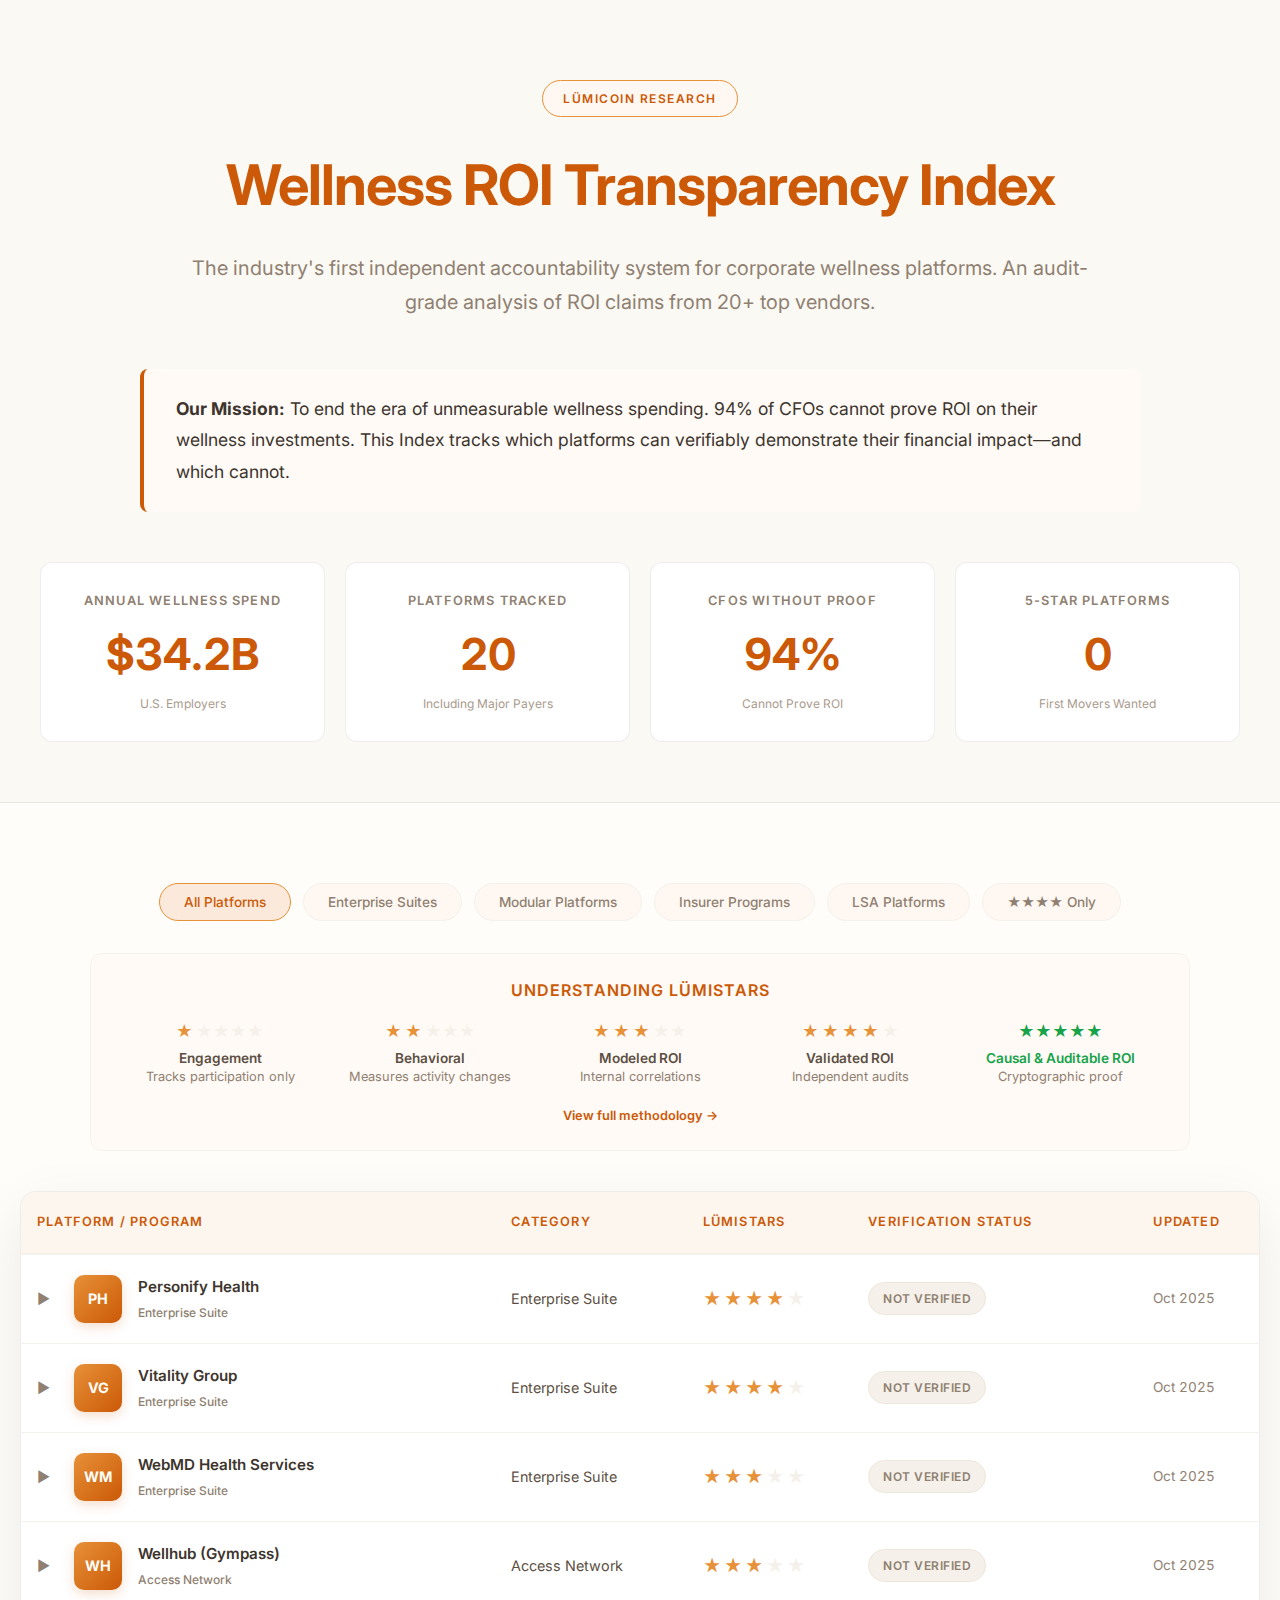
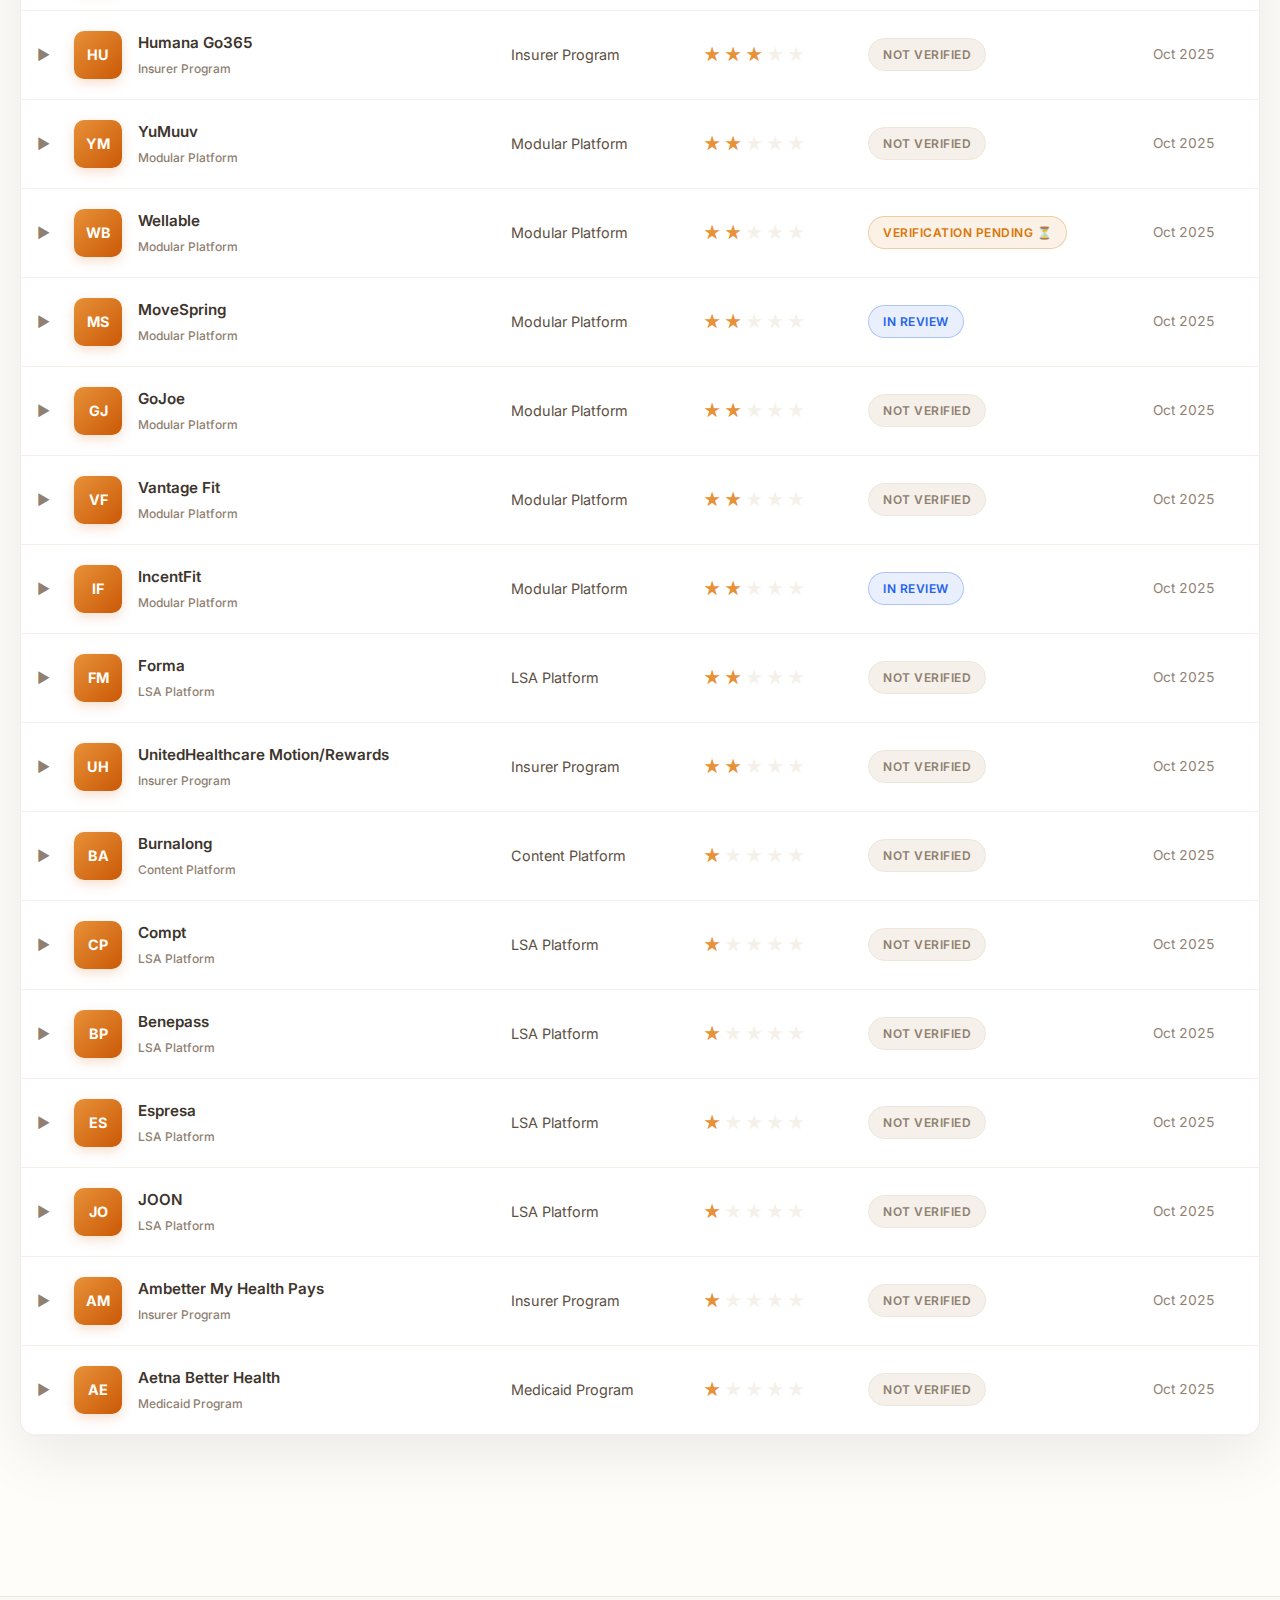
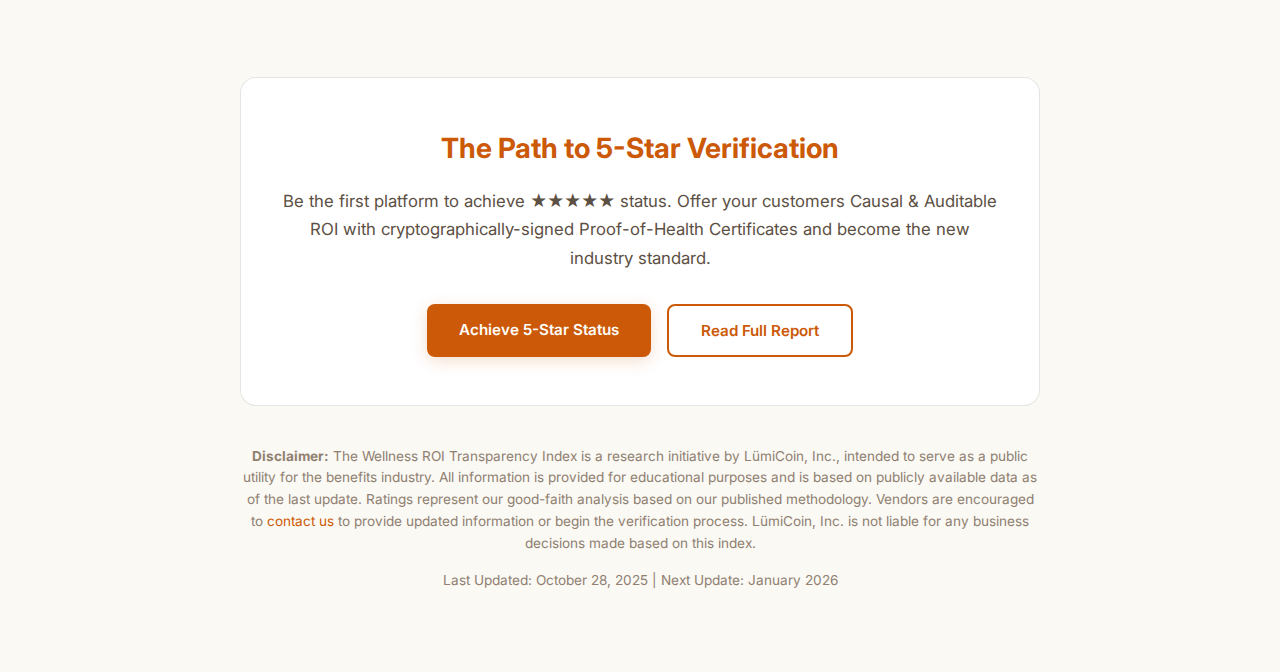
<file: wellness-roi-transparency-index.html>
<!DOCTYPE html>
<html lang="en">
<head>
    <meta charset="UTF-8">
    <meta name="viewport" content="width=device-width, initial-scale=1.0">
    <title>Wellness ROI Transparency Index | LümiCoin</title>
    <meta name="description" content="The industry's first independent accountability system for corporate wellness platforms. An audit-grade analysis of ROI claims from 20+ top vendors.">
    <style>
        @import url('https://fonts.googleapis.com/css2?family=Inter:wght@300;400;500;600;700&display=swap');
        
        :root {
            --primary-color: #cb5907;
            --primary-light: #e79138;
            --bg-light: #fefdf9;
            --bg-medium: #fbf9f4;
            --bg-dark: #f5f1ea;
            --text-dark: #3d352d;
            --text-medium: #5c4f43;
            --text-light: #8f8071;
            --success-color: #16a34a;
            --pending-color: #d97706;
            --progress-color: #2563eb;
        }

        * { margin: 0; padding: 0; box-sizing: border-box; }
        html { scroll-behavior: smooth; }
        body {
            font-family: 'Inter', -apple-system, BlinkMacSystemFont, 'Segoe UI', sans-serif;
            background: var(--bg-light);
            color: var(--text-medium);
            line-height: 1.6;
            min-height: 100vh;
            -webkit-font-smoothing: antialiased;
            -moz-osx-font-smoothing: grayscale;
        }
        body.modal-open { overflow: hidden; }
        .container { max-width: 1400px; margin: 0 auto; padding: 0 20px; }
        .hero { background: var(--bg-medium); border-bottom: 1px solid rgba(0, 0, 0, 0.07); padding: 80px 20px 60px; }
        .header { text-align: center; margin-bottom: 50px; }
        .logo-badge { display: inline-block; background: #fff8f2; border: 1px solid var(--primary-light); padding: 8px 20px; border-radius: 30px; font-size: 0.75rem; font-weight: 600; text-transform: uppercase; letter-spacing: 1.5px; color: var(--primary-color); margin-bottom: 24px; }
        h1 { font-size: 3.5rem; font-weight: 700; color: var(--primary-color); margin-bottom: 20px; letter-spacing: -1px; }
        .subtitle { font-size: 1.25rem; color: var(--text-light); max-width: 900px; margin: 0 auto 40px; line-height: 1.7; font-weight: 400; }
        .mission-statement { background: #fffaf6; border-left: 4px solid var(--primary-color); padding: 24px 32px; border-radius: 8px; max-width: 1000px; margin: 0 auto 50px; font-size: 1.1rem; color: var(--text-dark); line-height: 1.8; }
        .stats-grid { display: grid; grid-template-columns: repeat(auto-fit, minmax(240px, 1fr)); gap: 20px; max-width: 1200px; margin: 0 auto; }
        .stat-card { background: #ffffff; border: 1px solid rgba(0, 0, 0, 0.07); border-radius: 12px; padding: 28px 24px; text-align: center; transition: all 0.3s cubic-bezier(0.4, 0, 0.2, 1); }
        .stat-card:hover { border-color: rgba(203, 89, 7, 0.4); transform: translateY(-3px); box-shadow: 0 10px 30px rgba(0, 0, 0, 0.06); }
        .stat-label { font-size: 0.8rem; text-transform: uppercase; letter-spacing: 1.2px; color: var(--text-light); margin-bottom: 8px; font-weight: 600; }
        .stat-value { font-size: 2.75rem; font-weight: 700; color: var(--primary-color); font-variant-numeric: tabular-nums; }
        .stat-sublabel { font-size: 0.75rem; color: #a99a8c; margin-top: 4px; }
        .main-content { padding: 80px 0; }
        .filter-bar { display: flex; gap: 12px; margin-bottom: 32px; flex-wrap: wrap; justify-content: center; }
        .filter-btn { padding: 10px 24px; background: #fff8f2; border: 1px solid var(--bg-dark); border-radius: 24px; color: var(--text-light); font-size: 0.85rem; font-weight: 500; cursor: pointer; transition: all 0.25s ease; font-family: inherit; }
        .filter-btn:hover, .filter-btn.active { background: #fbeadb; border-color: var(--primary-light); color: var(--primary-color); }
        .legend-box { background: #fffaf6; border: 1px solid var(--bg-dark); border-radius: 12px; padding: 24px 32px; margin-bottom: 40px; max-width: 1100px; margin-left: auto; margin-right: auto; }
        .legend-box h3 { font-size: 1rem; font-weight: 600; color: var(--primary-color); margin-bottom: 16px; text-align: center; text-transform: uppercase; letter-spacing: 1px; }
        .legend-grid { display: grid; grid-template-columns: repeat(auto-fit, minmax(180px, 1fr)); gap: 16px; font-size: 0.85rem; }
        .legend-item { text-align: center; }
        .legend-item .stars { justify-content: center; font-size: 1rem; margin-bottom: 4px; }
        .legend-item-label { color: var(--text-medium); line-height: 1.4; font-weight: 600; }
        .legend-item-desc { color: var(--text-light); line-height: 1.4; font-size: 0.8rem; }
        .table-wrapper { background: #ffffff; border: 1px solid rgba(0, 0, 0, 0.07); border-radius: 16px; overflow: hidden; box-shadow: 0 20px 60px rgba(0, 0, 0, 0.08); }
        .table-container { overflow-x: auto; }
        table { width: 100%; border-collapse: collapse; font-variant-numeric: tabular-nums; }
        thead { background: #fdf6ef; }
        th { padding: 20px 16px; text-align: left; font-weight: 600; font-size: 0.8rem; text-transform: uppercase; letter-spacing: 1.2px; color: var(--primary-color); border-bottom: 2px solid var(--bg-dark); white-space: nowrap; }
        tbody tr.data-row { cursor: pointer; border-bottom: 1px solid var(--bg-dark); transition: background-color 0.2s ease; }
        tbody tr.data-row:last-of-type { border-bottom: none; }
        tbody tr.data-row:hover { background: #fefcf8; }
        tbody tr.data-row.expanded { background: #fdf6ef; }
        td { padding: 20px 16px; font-size: 0.9rem; vertical-align: middle; }
        tr.detail-row { display: none; }
        td.detail-cell { padding: 0; }
        .detail-content { background: var(--bg-medium); padding: 0 40px; max-height: 0; overflow: hidden; transition: max-height 0.5s cubic-bezier(0.4, 0, 0.2, 1), padding 0.5s cubic-bezier(0.4, 0, 0.2, 1); }
        .detail-content p { font-size: 0.95rem; line-height: 1.8; color: var(--text-medium); max-width: 900px; }
        .detail-content strong { color: var(--text-dark); font-weight: 600; }
        .expand-icon { display: inline-block; transition: transform 0.3s cubic-bezier(0.4, 0, 0.2, 1); margin-right: 8px; color: var(--text-light); }
        tr.expanded .expand-icon { transform: rotate(90deg); }
        .platform-cell { display: flex; align-items: center; gap: 16px; min-width: 220px; }
        .platform-icon { width: 48px; height: 48px; background: linear-gradient(135deg, var(--primary-light) 0%, var(--primary-color) 100%); border-radius: 10px; display: flex; align-items: center; justify-content: center; font-weight: 700; color: var(--bg-light); font-size: 0.9rem; flex-shrink: 0; box-shadow: 0 4px 12px rgba(203, 89, 7, 0.2); }
        .platform-name { font-weight: 600; color: var(--text-dark); font-size: 0.95rem; margin-bottom: 4px; }
        .platform-category { font-size: 0.75rem; color: var(--text-light); font-weight: 500; }
        .stars { display: flex; gap: 3px; font-size: 1.1rem; }
        .star { color: var(--primary-light); }
        .star.empty { color: var(--bg-dark); }
        .badge { display: inline-flex; align-items: center; gap: 6px; padding: 6px 14px; border-radius: 20px; font-size: 0.75rem; font-weight: 600; text-transform: uppercase; letter-spacing: 0.5px; white-space: nowrap; }
        .badge.pending { background: rgba(217, 119, 6, 0.1); color: var(--pending-color); border: 1px solid rgba(217, 119, 6, 0.3); animation: glow 2s ease-in-out infinite; }
        .badge.progress { background: rgba(37, 99, 235, 0.1); color: var(--progress-color); border: 1px solid rgba(37, 99, 235, 0.3); }
        .badge.not-verified { background: var(--bg-dark); color: var(--text-light); border: 1px solid #ede6da; }
        .footer-section { background: var(--bg-medium); border-top: 1px solid rgba(0, 0, 0, 0.07); padding: 80px 20px; margin-top: 80px; }
        .cta-box { max-width: 800px; margin: 0 auto; text-align: center; background: #ffffff; border: 1px solid rgba(0, 0, 0, 0.1); border-radius: 16px; padding: 48px 40px; }
        .cta-title { font-size: 1.75rem; font-weight: 700; color: var(--primary-color); margin-bottom: 16px; }
        .cta-text { font-size: 1.05rem; color: var(--text-medium); margin-bottom: 32px; line-height: 1.7; }
        .cta-buttons { display: flex; gap: 16px; justify-content: center; flex-wrap: wrap; }
        .btn { padding: 14px 32px; border-radius: 8px; font-size: 0.95rem; font-weight: 600; text-decoration: none; transition: all 0.3s ease; display: inline-block; cursor: pointer; border: none; font-family: inherit; }
        .btn-primary { background: var(--primary-color); color: var(--bg-light); box-shadow: 0 4px 16px rgba(203, 89, 7, 0.2); }
        .btn-primary:hover { transform: translateY(-2px); background: var(--primary-light); box-shadow: 0 6px 24px rgba(203, 89, 7, 0.3); }
        .btn-secondary { background: transparent; color: var(--primary-color); border: 2px solid var(--primary-color); }
        .btn-secondary:hover { background: #fff8f2; }
        .disclaimer { text-align: center; margin-top: 40px; font-size: 0.85rem; color: var(--text-light); max-width: 800px; margin-left: auto; margin-right: auto; line-height: 1.6; }
        .disclaimer a { color: var(--primary-color); text-decoration: none; }
        .disclaimer a:hover { text-decoration: underline; }
        .modal-overlay { display: none; position: fixed; top: 0; left: 0; width: 100%; height: 100%; background: rgba(30, 25, 20, 0.7); backdrop-filter: blur(8px); -webkit-backdrop-filter: blur(8px); z-index: 1000; animation: fadeIn 0.3s ease-out; align-items: center; justify-content: center; }
        .modal-overlay.active { display: flex; }
        .modal-content { background: var(--bg-light); border-radius: 16px; width: 90%; max-width: 900px; max-height: 85vh; display: flex; flex-direction: column; box-shadow: 0 20px 60px rgba(0, 0, 0, 0.3); position: relative; animation: slideUp 0.4s cubic-bezier(0.4, 0, 0.2, 1); }
        .modal-header { padding: 32px 40px 24px; border-bottom: 1px solid var(--bg-dark); flex-shrink: 0; }
        .modal-header h2 { font-size: 1.75rem; font-weight: 700; color: var(--primary-color); margin-bottom: 8px; }
        .modal-header p { font-size: 0.95rem; color: var(--text-medium); }
        .modal-body { padding: 8px 40px 32px; overflow-y: auto; flex-grow: 1; }
        .modal-body::-webkit-scrollbar { width: 8px; }
        .modal-body::-webkit-scrollbar-track { background: var(--bg-dark); border-radius: 4px; }
        .modal-body::-webkit-scrollbar-thumb { background: var(--primary-light); border-radius: 4px; }
        .modal-body::-webkit-scrollbar-thumb:hover { background: var(--primary-color); }
        .modal-body h3 { font-size: 1.25rem; font-weight: 600; color: var(--text-dark); margin-top: 32px; margin-bottom: 16px; border-left: 3px solid var(--primary-color); padding-left: 12px; }
        .modal-body h4 { font-size: 1.1rem; font-weight: 600; color: var(--primary-color); margin-top: 24px; margin-bottom: 12px; }
        .modal-body p, .modal-body li { font-size: 0.95rem; line-height: 1.7; color: var(--text-medium); margin-bottom: 16px; }
        .modal-body ul { list-style: none; padding-left: 0; }
        .modal-body li { padding-left: 24px; position: relative; }
        .modal-body li::before { content: '•'; position: absolute; left: 0; color: var(--primary-color); font-weight: 700; font-size: 1.2rem; line-height: 1; }
        .modal-body sup { font-size: 0.65em; vertical-align: super; line-height: 0; }
        .references-list { list-style: none; padding-left: 0; counter-reset: ref-counter; }
        .references-list li { counter-increment: ref-counter; padding-left: 3em; text-indent: -3em; margin-bottom: 1em; font-size: 0.85rem; color: var(--text-light); }
        .references-list li::before { content: counter(ref-counter) ". "; font-weight: 600; color: var(--text-medium); padding-right: 0.5em; }
        .modal-body strong { color: var(--text-dark); }
        .modal-body code { background: var(--bg-dark); padding: 2px 6px; border-radius: 4px; font-family: 'SF Mono', 'Fira Code', monospace; font-size: 0.85rem; }
        .close-modal { position: absolute; top: 20px; right: 20px; width: 40px; height: 40px; border: none; background: #fff8f2; border-radius: 50%; cursor: pointer; display: flex; align-items: center; justify-content: center; font-size: 1.8rem; color: var(--text-light); transition: all 0.2s ease; line-height: 1; }
        .close-modal:hover { background: #fbeadb; color: var(--primary-color); transform: rotate(90deg); }
        @keyframes fadeIn { from { opacity: 0; } to { opacity: 1; } }
        @keyframes slideUp { from { transform: translateY(20px); opacity: 0; } to { transform: translateY(0); opacity: 1; } }
        @keyframes glow { 0%, 100% { opacity: 1; } 50% { opacity: 0.7; } }
        @media (max-width: 1024px) { h1 { font-size: 2.5rem; } .subtitle { font-size: 1.1rem; } th, td { padding: 16px 12px; font-size: 0.85rem; } .legend-grid { grid-template-columns: repeat(3, 1fr); } }
        @media (max-width: 768px) { h1 { font-size: 2rem; } .subtitle { font-size: 1rem; } .hero { padding: 40px 16px 32px; } .main-content { padding: 40px 0; } .stats-grid { grid-template-columns: 1fr 1fr; gap: 12px; } .stat-value { font-size: 2.25rem; } .table-container { overflow-x: auto; } table { min-width: 900px; } .cta-box { padding: 32px 24px; } .cta-buttons { flex-direction: column; } .modal-content { width: 95%; margin: 10% auto; } .legend-grid { grid-template-columns: repeat(2, 1fr); } }
    </style>
</head>
<body>
    <div class="hero">
        <div class="container">
            <div class="header">
                <div class="logo-badge">LümiCoin Research</div>
                <h1>Wellness ROI Transparency Index</h1>
                <p class="subtitle">The industry's first independent accountability system for corporate wellness platforms. An audit-grade analysis of ROI claims from 20+ top vendors.</p>
            </div>

            <div class="mission-statement">
                <strong>Our Mission:</strong> To end the era of unmeasurable wellness spending. 94% of CFOs cannot prove ROI on their wellness investments. This Index tracks which platforms can verifiably demonstrate their financial impact—and which cannot.
            </div>

            <div class="stats-grid">
                <div class="stat-card">
                    <div class="stat-label">Annual Wellness Spend</div>
                    <div class="stat-value">$34.2B</div>
                    <div class="stat-sublabel">U.S. Employers</div>
                </div>
                <div class="stat-card">
                    <div class="stat-label">Platforms Tracked</div>
                    <div class="stat-value">20</div>
                     <div class="stat-sublabel">Including Major Payers</div>
                </div>
                <div class="stat-card">
                    <div class="stat-label">CFOs Without Proof</div>
                    <div class="stat-value">94%</div>
                    <div class="stat-sublabel">Cannot Prove ROI</div>
                </div>
                <div class="stat-card">
                    <div class="stat-label">5-Star Platforms</div>
                    <div class="stat-value">0</div>
                    <div class="stat-sublabel">First Movers Wanted</div>
                </div>
            </div>
        </div>
    </div>

    <div class="main-content">
        <div class="container">
            <div class="filter-bar">
                <button class="filter-btn active" data-filter="all">All Platforms</button>
                <button class="filter-btn" data-filter="Enterprise Suite">Enterprise Suites</button>
                <button class="filter-btn" data-filter="Modular Platform">Modular Platforms</button>
                <button class="filter-btn" data-filter="Insurer Program">Insurer Programs</button>
                <button class="filter-btn" data-filter="LSA Platform">LSA Platforms</button>
                <button class="filter-btn" data-filter="4stars">★★★★ Only</button>
            </div>
            
            <div class="legend-box">
                <h3>Understanding LümiStars</h3>
                <div class="legend-grid">
                    <div class="legend-item">
                        <div class="stars"><span class="star">★</span><span class="star empty">★★★★</span></div>
                        <div class="legend-item-label">Engagement</div>
                        <div class="legend-item-desc">Tracks participation only</div>
                    </div>
                    <div class="legend-item">
                        <div class="stars"><span class="star">★</span><span class="star">★</span><span class="star empty">★★★</span></div>
                        <div class="legend-item-label">Behavioral</div>
                        <div class="legend-item-desc">Measures activity changes</div>
                    </div>
                    <div class="legend-item">
                        <div class="stars"><span class="star">★</span><span class="star">★</span><span class="star">★</span><span class="star empty">★★</span></div>
                        <div class="legend-item-label">Modeled ROI</div>
                        <div class="legend-item-desc">Internal correlations</div>
                    </div>
                    <div class="legend-item">
                        <div class="stars"><span class="star">★</span><span class="star">★</span><span class="star">★</span><span class="star">★</span><span class="star empty">★</span></div>
                        <div class="legend-item-label">Validated ROI</div>
                        <div class="legend-item-desc">Independent audits</div>
                    </div>
                    <div class="legend-item">
                        <div class="stars" style="color: var(--success-color);">★★★★★</div>
                        <div class="legend-item-label" style="color: var(--success-color);">Causal & Auditable ROI</div>
                        <div class="legend-item-desc">Cryptographic proof</div>
                    </div>
                </div>
                 <p style="text-align: center; margin-top: 20px; font-size: 0.8rem; color: var(--text-light);">
                    <a href="#" class="js-modal-trigger" data-modal-id="methodologyModal" style="color: var(--primary-color); text-decoration: none; font-weight: 600;">View full methodology →</a>
                </p>
            </div>

            <div class="table-wrapper">
                <div class="table-container">
                    <table>
                        <thead>
                            <tr>
                                <th>Platform / Program</th>
                                <th>Category</th>
                                <th>LümiStars</th>
                                <th>Verification Status</th>
                                <th>Updated</th>
                            </tr>
                        </thead>
                        <tbody id="platform-table-body">
                            <!-- Data Rows will be dynamically populated by JavaScript -->
                        </tbody>
                    </table>
                </div>
            </div>
        </div>
    </div>

    <div class="footer-section">
        <div class="container">
            <div class="cta-box">
                <div class="cta-title">The Path to 5-Star Verification</div>
                <p class="cta-text">Be the first platform to achieve ★★★★★ status. Offer your customers Causal & Auditable ROI with cryptographically-signed Proof-of-Health Certificates and become the new industry standard.</p>
                <div class="cta-buttons">
                    <a href="mailto:partnerships@lumicoin.app?subject=5-Star Verification Inquiry" class="btn btn-primary">Achieve 5-Star Status</a>
                    <button class="btn btn-secondary js-modal-trigger" data-modal-id="reportModal">Read Full Report</button>
                </div>
            </div>
            <div class="disclaimer">
                <p><strong>Disclaimer:</strong> The Wellness ROI Transparency Index is a research initiative by LümiCoin, Inc., intended to serve as a public utility for the benefits industry. All information is provided for educational purposes and is based on publicly available data as of the last update. Ratings represent our good-faith analysis based on our published methodology. Vendors are encouraged to <a href="mailto:partnerships@lumicoin.app?subject=Index Correction Request">contact us</a> to provide updated information or begin the verification process. LümiCoin, Inc. is not liable for any business decisions made based on this index.</p>
                <p style="margin-top: 16px;">Last Updated: October 28, 2025 | Next Update: January 2026</p>
            </div>
        </div>
    </div>

    <!-- Methodology Modal -->
    <div id="methodologyModal" class="modal-overlay">
        <div class="modal-content">
            <div class="modal-header">
                <div>
                    <h2>LümiStars Methodology</h2>
                    <p>An Evidence-Based Framework for Wellness ROI</p>
                </div>
                <button class="close-modal" aria-label="Close modal">&times;</button>
            </div>
            <div class="modal-body">
                <h3>Our Guiding Principle</h3>
                <p>The LümiStars rating system provides a clear, evidence-based hierarchy for evaluating the ROI claims of corporate wellness platforms. Our methodology is grounded in the principles outlined in the <strong>General Theory of Biological Capital</strong>, which prioritizes causal, auditable, and scientifically-grounded proof over correlational or self-reported metrics. We believe that in a market spending over $34 billion annually, employers deserve to know what works.</p>
                <h3>The Hierarchy of Evidence</h3>
                <p>Our 5-star system reflects a progression from measuring simple inputs to verifying finance-grade outcomes. Each level represents a significant increase in the quality and credibility of the evidence provided.</p>
                <h4>⭐ 1 Star: Engagement & Utilization Metrics</h4>
                <p><strong>Definition:</strong> Platforms at this level measure *inputs* and *participation*. Metrics include user logins, content views, challenge sign-ups, or fund utilization (for LSA platforms).
                <br><strong>Analysis:</strong> While engagement is a necessary first step, it is not a measure of value creation. It demonstrates program usage but provides no evidence that this usage leads to positive health outcomes or financial returns. It answers "if" but not "so what."</p>
                <h4>⭐⭐ 2 Stars: Behavioral Metrics</h4>
                <p><strong>Definition:</strong> These platforms measure quantifiable changes in health *behaviors*. Metrics include average daily steps, active minutes, or sleep duration. In our framework, this is a measure of "Biological Labor."
                <br><strong>Analysis:</strong> This is a significant improvement over simple engagement. It provides evidence of behavior change, a leading indicator of potential health improvements. However, it still lacks a direct, auditable link to financial value or validated health outcomes like risk reduction.</p>
                <h4>⭐⭐⭐ 3 Stars: Modeled or Internal ROI</h4>
                <p><strong>Definition:</strong> Platforms at this level use internal, proprietary models to correlate behavioral data with financial outcomes. They self-report an ROI figure based on their own analysis.
                <br><strong>Analysis:</strong> This demonstrates an understanding of the need for financial proof. However, because the methodology is a "black box" and not verified by a neutral third party, it lacks the scientific and financial rigor required for full credibility. The claims are not independently auditable.</p>
                <h4>⭐⭐⭐⭐ 4 Stars: Third-Party Validated ROI</h4>
                <p><strong>Definition:</strong> This is the current industry gold standard. Platforms at this level have commissioned an independent, third-party entity (such as an actuarial firm like Wakely, or a research institution like the RAND Corporation) to conduct a formal study. These studies typically use historical claims data to validate population-level cost savings.
                <br><strong>Analysis:</strong> This level represents a high degree of rigor. However, its primary limitations are that it is:
                <ul>
                    <li><strong>Retrospective:</strong> Analysis is done annually, looking backward.</li>
                    <li><strong>Correlational:</strong> It shows that engaged populations have lower costs but struggles to prove direct causality due to selection bias.</li>
                    <li><strong>Population-Level:</strong> It cannot attribute value creation to specific individuals or actions.</li>
                </ul>
                </p>
                <h4>⭐⭐⭐⭐⭐ 5 Stars: Causal & Auditable ROI</h4>
                <p><strong>Definition:</strong> The highest possible standard of proof, representing a paradigm shift from correlation to causation. Platforms at this level provide a real-time, auditable ledger of health value creation at the individual level. To achieve this, a platform must meet three non-negotiable criteria:
                <ul>
                     <li><strong>Individual-Level Proof:</strong> The system must verify the specific health value created by *each individual employee*.</li>
                    <li><strong>Causal Linkage:</strong> The methodology must be grounded in a scientifically defensible, causal link between a verifiable biomarker improvement (like <code>VO₂max</code>) and a universal unit of economic value (like the <code>QALY</code>).</li>
                    <li><strong>Cryptographic Auditability:</strong> Each verified outcome must be recorded as a tamper-evident, cryptographically-signed "receipt" of health (like a <code>Proof-of-Health Certificate</code>), allowing for full transparency and third-party validation by a CFO or auditor.</li>
                </ul>
                </p>
                <br>
                <h3>The Audacious Challenge</h3>
                <p>Currently, no platform on the market publicly meets the 5-star standard. The LümiCoin protocol provides the infrastructure to enable any platform to achieve this. However, we are committed to recognizing any methodology that meets these rigorous criteria. **If a platform believes they have a competing or superior framework for delivering Causal & Auditable ROI, we welcome them to submit their evidence for review.** The standard is the goal, regardless of the provider.</p>
            </div>
        </div>
    </div>
    
    <div id="reportModal" class="modal-overlay">
        <div class="modal-content">
             <div class="modal-header">
                <div>
                    <h2>Investigative Analysis</h2>
                    <p>The ROI Transparency Crisis in Corporate Wellness</p>
                </div>
                <button class="close-modal" aria-label="Close modal">&times;</button>
            </div>
            <div class="modal-body">
                <!-- Content will be injected by JavaScript -->
            </div>
        </div>
    </div>

    <script>
        document.addEventListener('DOMContentLoaded', function() {
            const platformData = [
                 { id: 'personify', name: 'Personify Health', category: 'Enterprise Suite', stars: 4, status: 'Not Verified', statusClass: 'not-verified', icon: 'PH', description: `Personify Health represents the current apex of wellness ROI transparency, having subjected its outcomes to rigorous independent scrutiny through multiple validation pathways. The platform earned Validation Institute certification backed by an unprecedented $100,000 guarantee—essentially putting financial skin in the game behind its claims of cost savings and clinical improvements.<sup>1</sup> Most significantly, an independent actuarial study conducted by Wakely Consulting Group analyzed claims data from over 100,000 members and documented 23% lower healthcare costs among engaged participants compared to matched controls.<sup>1</sup> This multi-layered validation approach establishes Personify as the gold standard in an industry plagued by unsubstantiated claims. However, even this exemplary transparency operates at the population level using retrospective claims analysis, leaving open questions about causation versus correlation and lacking the individual-level, real-time verification that would represent true proof of value creation.` },
                { id: 'vitality', name: 'Vitality Group', category: 'Enterprise Suite', stars: 4, status: 'Not Verified', statusClass: 'not-verified', icon: 'VG', description: `Vitality Group has constructed perhaps the most comprehensive independent validation infrastructure in the corporate wellness industry, earning four stars through multiple converging lines of external evidence.<sup>2</sup> The cornerstone is the Vitality Impact Study, which underwent independent review by actuaries at Arbital Health—a neutral third party.<sup>2</sup> Reinforcing this foundation, RAND Europe conducted an extensive peer-reviewed study examining over 400,000 members across three countries, documenting a sustained 34% increase in physical activity levels.<sup>2</sup> This dual validation—actuarial and academic—provides exceptional credibility. Yet even Vitality's rigorous methodology encounters the fundamental limitations of retrospective, correlational analysis: the studies document associations but cannot definitively isolate causation from self-selection bias.` },
                { id: 'webmd', name: 'WebMD Health Services', category: 'Enterprise Suite', stars: 3, status: 'Not Verified', statusClass: 'not-verified', icon: 'WM', description: `WebMD Health Services occupies an ambiguous middle ground, promoting sophisticated analytics while conspicuously avoiding independent validation.<sup>3</sup> The platform markets "rigorous and transparent" risk reduction analytics and offers proprietary ROI calculators.<sup>3</sup> However, this investigation uncovered no evidence of external actuarial review or third-party certification validating these internal models.<sup>3</sup> For employers, this creates a "black box" problem: without independent verification, CFOs cannot distinguish genuine predictive accuracy from optimistic vendor modeling.` },
                { id: 'wellhub', name: 'Wellhub (Gympass)', category: 'Access Network', stars: 3, status: 'Not Verified', statusClass: 'not-verified', icon: 'WH', description: `Wellhub has published one of the most aggressive ROI claims in the modular space—an internal study asserting 21-35% healthcare cost reductions.<sup>4</sup> The methodology appears sophisticated, but the critical transparency failure is the absence of any named external auditor.<sup>4</sup> This self-published research asks employers to trust Wellhub's own analysis of its effectiveness—a fundamental conflict of interest that undermines credibility. Without external validation, Wellhub's impressive claimed returns remain unverifiable assertions.` },
                { id: 'humana', name: 'Humana Go365', category: 'Insurer Program', stars: 3, status: 'Not Verified', statusClass: 'not-verified', icon: 'HU', description: `As an integrated insurer-wellness program, Humana Go365 leverages direct access to claims data to produce detailed internal analyses claiming 22% lower costs for engaged members.<sup>5</sup> However, despite this sophistication, the publicly available studies remain internally produced without an independent external audit.<sup>5</sup> This creates a fundamental attribution problem: are participants healthier because the program worked, or were healthier individuals more likely to engage? Without external validation, Go365 remains in the tier of sophisticated but ultimately self-validated ROI modeling.` },
                { id: 'yumuuv', name: 'YuMuuv', category: 'Modular Platform', stars: 2, status: 'Not Verified', statusClass: 'not-verified', icon: 'YM', description: `YuMuuv distinguishes itself with exceptional operational transparency, publishing over 50 detailed case studies that document behavioral change.<sup>6</sup> This openness creates credibility around what YuMuuv can prove: significant improvements in participation and activity levels.<sup>6</sup> However, this transparency hits a ceiling, as the platform presents no financial modeling or independent validation connecting these behaviors to cost savings.<sup>6</sup> This positions YuMuuv as a highly transparent behavioral platform, but unable to answer a CFO's bottom-line question about financial return.` },
                { id: 'wellable', name: 'Wellable', category: 'Modular Platform', stars: 2, status: 'Verification Pending ⏳', statusClass: 'pending', icon: 'WB', description: `Wellable has invested significantly in ROI education, publishing comprehensive primers, calculators, and implementation guides designed to help employers measure wellness program value.⁷ This educational approach demonstrates understanding of employer pain points around justification and measurement.⁷ The platform's case studies document behavioral improvements—increased physical activity, higher participation in health screenings, improved health risk assessment scores—representing genuine value in employee health behavior change.⁷ However, Wellable's public evidence stops at the behavioral tier without advancing to financial modeling or, critically, independent claims-linked validation.⁷ The ROI calculators and frameworks they provide are essentially templates for employers to populate with their own assumptions and estimates rather than validated models based on Wellable's actual performance data across multiple deployments. This creates an evidence gap: while Wellable demonstrates competence in behavioral change and provides tools for employers to estimate value, it offers no verifiable proof that these behavioral improvements translate to healthcare cost reduction or productivity gains, justifying a two-star rating focused squarely on documented behavior change without financial validation.` },
                { id: 'movespring', name: 'MoveSpring', category: 'Modular Platform', stars: 2, status: 'In Review', statusClass: 'progress', icon: 'MS', description: `MoveSpring operates primarily as a challenge-based engagement platform, focusing on team competitions, step tracking, and gamified physical activity goals.⁸ Acquired by Reward Gateway in March 2022, the platform was integrated into Reward Gateway's comprehensive employee engagement suite.⁸ The platform's public materials emphasize participation metrics and challenge completion rates—measuring the success of individual campaigns rather than longitudinal health improvement.⁸ MoveSpring does provide educational content on "how to measure wellness ROI" and frameworks for thinking about program value, but these are generic industry guidance rather than MoveSpring-specific validation.⁸ The evidence base consists primarily of utilization data showing employees enjoy and participate in challenges, with some behavioral metrics like average steps or active participants over campaign duration. What's conspicuously absent is any internal financial modeling connecting this engagement to cost outcomes, any longitudinal tracking of sustained behavior change beyond individual challenges, or any independent validation of health or financial impact.⁸ This challenge-focused model may generate valuable team-building and morale benefits—real but difficult-to-quantify forms of value—but provides insufficient evidence for CFOs seeking defensible financial ROI, resulting in a two-star rating for documented engagement and short-term behavioral response without proof of sustained change or economic impact.` },
                { id: 'gojoe', name: 'GoJoe', category: 'Modular Platform', stars: 2, status: 'Not Verified', statusClass: 'not-verified', icon: 'GJ', description: `GoJoe emphasizes social connectivity and team-based wellness challenges, positioning community and peer support as core engagement mechanisms.⁹ Founded in the UK and grown from an annual reunion event among "ordinary joes," the platform has evolved into a global consumer-grade wellness app trusted by major employers including PwC, Deloitte, and NatWest.⁹ GoJoe has partnered with Stanford University on data science research examining the connection between physical activity, social engagement, and mental wellbeing.⁹ The platform's case studies highlight participation metrics, user satisfaction, and engagement with social features—representing genuine value in the employee experience and cultural dimensions of wellness.⁹ User surveys show 94.1% found GoJoe more inclusive and engaging than alternative corporate products, and 82% felt more socially connected after using the platform.⁹ However, the public evidence base remains focused on behavioral engagement and qualitative benefits: case narratives emphasize team cohesion and morale rather than quantified health metrics, and there's no evidence of internal financial modeling or external validation connecting social engagement to health outcomes or cost savings.⁹ This pattern—strong on experience and culture, weak on financial measurement—reflects a strategic choice to emphasize wellness program benefits that traditional ROI frameworks struggle to capture. While team building and social support may drive real but hard-to-quantify value, the absence of validated health or financial outcomes limits GoJoe to a two-star rating acknowledging behavioral engagement without proof of economic return.` },
                { id: 'vantagefit', name: 'Vantage Fit', category: 'Modular Platform', stars: 2, status: 'Not Verified', statusClass: 'not-verified', icon: 'VF', description: `Vantage Fit positions itself as a corporate fitness platform with comprehensive KPI dashboards and behavioral tracking across multiple health dimensions including activity, nutrition, sleep, and wellness challenges.¹⁰ The platform's strength lies in its measurement infrastructure—providing employers with detailed analytics on employee participation patterns, activity trends, and habit formation.¹⁰ Public materials include guidance on wellness ROI metrics and frameworks for tracking program effectiveness.¹⁰ However, the evidence base remains firmly in the behavioral measurement tier: the platform documents what employees do within the app but presents no internal modeling connecting these behaviors to financial outcomes and no independent studies validating health risk reduction or cost savings.¹⁰ The dashboard analytics, while potentially valuable for program management, measure inputs and activities rather than validated outputs and outcomes. This common pattern among modular platforms reflects a fundamental structural limitation: without access to employer health claims data or partnership with an entity that has such access, behavioral platforms cannot move beyond activity measurement to financial validation regardless of their tracking sophistication, justifying Vantage Fit's two-star rating for behavioral metrics without financial or independent validation.` },
                { id: 'incentfit', name: 'IncentFit', category: 'Modular Platform', stars: 2, status: 'In Review', statusClass: 'progress', icon: 'IF', description: `IncentFit focuses on the incentive infrastructure layer of wellness programs, providing tools for employers to structure and manage financial rewards for health-related behaviors.¹¹ The platform offers ROI calculators and utilization tracking that measure incentive distribution, participation in rewarded activities, and completion rates for targeted behaviors.¹¹ Their published guidance materials demonstrate understanding of wellness economics and provide frameworks for estimating program value.¹¹ However, IncentFit's evidence base centers on incentive mechanics and participation rather than health outcomes: they can prove employees claim rewards for completing activities but cannot prove these incentivized activities drive sustained behavior change, health improvement, or financial return.¹¹ The calculators they provide rely on employer-supplied assumptions about the value of incentivized behaviors rather than validated IncentFit performance data. This creates a verification gap common to incentive platforms: while financial rewards demonstrably increase participation in specific activities (a behavioral response), the critical questions about whether incentivized participation creates lasting change and whether that change produces financial value remain unanswered, supporting a two-star rating for documented behavioral response to incentives without validation of downstream outcomes or economic impact.` },
                { id: 'forma', name: 'Forma', category: 'LSA Platform', stars: 2, status: 'Not Verified', statusClass: 'not-verified', icon: 'FM', description: `Forma operates in the lifestyle spending account category but differentiates through sophisticated benefits design tools including an ROI calculator and research on the perceived value of benefits using conjoint analysis.¹² This positions Forma slightly above pure utilization-focused LSA platforms by attempting to quantify employee valuation of benefit flexibility.¹² The platform's materials include some wellness-adjacent framing around activity tracking and health-related spending options.¹² However, the fundamental limitation of LSA platforms applies: the ROI measurement focuses on employee satisfaction, perceived value, and utilization rates rather than health outcomes or medical cost reduction.¹² Forma's value proposition is benefit optimization and employee choice—legitimate value drivers in total rewards strategy—but these operate in a different domain than health-driven wellness ROI. The conjoint studies measure what employees value in benefits design, not whether those benefits improve health or reduce costs.¹² This justifies a two-star rating recognizing behavioral framing and sophisticated value measurement while acknowledging the absence of health-specific outcomes or financial ROI validation, positioning Forma at the top of the LSA category without crossing into health outcomes territory.` },
                { id: 'uhc', name: 'UnitedHealthcare Motion/Rewards', category: 'Insurer Program', stars: 2, status: 'Not Verified', statusClass: 'not-verified', icon: 'UH', description: `UnitedHealthcare operates device-tracked behavioral incentive programs that reward members for achieving frequency, intensity, and tenacity (F.I.T.) goals in physical activity.¹³ The programs leverage wearable device data to verify activity completion and distribute financial incentives, creating a direct behavior-to-reward mechanism.¹³ UnitedHealthcare has published internal estimates suggesting participants save an average of $222 annually, but these figures represent internal modeling without independent actuarial validation.¹³ As a major payer with comprehensive claims access, UnitedHealthcare has the data infrastructure to conduct rigorous validation but has not published external third-party studies specifically validating these behavioral incentive programs' financial impact.¹³ The device-tracking approach provides verified behavioral data—actual measured activity rather than self-reported participation—which is methodologically stronger than many platforms. However, user reviews note device synchronization issues and reward fulfillment challenges, suggesting implementation friction that may limit real-world effectiveness.¹³ The combination of verified behavioral tracking with internal but unvalidated financial estimates, plus operational challenges, supports a two-star rating for behavioral metrics without independent ROI proof.` },
                { id: 'burnalong', name: 'Burnalong', category: 'Content Platform', stars: 1, status: 'Not Verified', statusClass: 'not-verified', icon: 'BA', description: `Burnalong functions primarily as a content platform providing access to instructor-led fitness, wellness, and mental health classes through streaming video.¹⁴ The platform's value proposition centers on content variety, accessibility, and engagement—measuring success through utilization metrics like class views, session completions, and user satisfaction scores.¹⁴ Public materials emphasize engagement narratives and content consumption without advancing to behavioral change measurement or health outcomes.¹⁴ There is no evidence of tracking whether class participation translates to sustained fitness improvement, no internal modeling of financial impact, and no independent validation of health or cost outcomes.¹⁴ This content-consumption model faces a fundamental measurement challenge: watching a fitness class or mindfulness session may provide immediate value but doesn't inherently prove behavior change, health improvement, or financial return. Burnalong's one-star rating reflects its positioning as a benefits amenity focused on access and engagement rather than measurable outcomes—a legitimate role in wellness portfolios but operating at the most basic tier of ROI transparency without evidence of behavioral impact or economic value beyond employee satisfaction with content availability.` },
                { id: 'compt', name: 'Compt', category: 'LSA Platform', stars: 1, status: 'Not Verified', statusClass: 'not-verified', icon: 'CP', description: `Compt provides lifestyle spending account infrastructure enabling employers to offer flexible benefit stipends for employee-selected perks including fitness, wellness, professional development, and lifestyle expenses.¹⁵ The platform's ROI framing focuses on utilization rates, employee satisfaction, and perceived value of benefit flexibility—administrative and experience metrics rather than health outcomes.¹⁵ Compt's educational materials discuss total rewards strategy and benefit optimization but do not claim or measure health-related ROI.¹⁵ This reflects the fundamental nature of LSA platforms: they optimize benefit delivery and employee choice without driving specific health behaviors or outcomes.¹⁵ The value proposition is legitimate—benefit flexibility and employee empowerment—but operates in a different domain than health improvement or medical cost reduction. For employers, LSAs represent a strategic choice to prioritize employee autonomy and satisfaction over directed health outcomes, accepting that measurement will focus on administrative efficiency and utilization rather than health impact.¹⁵ Compt's one-star rating acknowledges this positioning as a benefits delivery mechanism without health-specific measurement, outcomes tracking, or financial ROI validation related to employee health.` },
                { id: 'benepass', name: 'Benepass', category: 'LSA Platform', stars: 1, status: 'Not Verified', statusClass: 'not-verified', icon: 'BP', description: `Benepass operates as a comprehensive benefits administration platform with LSA capabilities, focusing on streamlined spending for health, wellness, and lifestyle benefits.¹⁶ The platform's ROI content centers on administrative efficiency, spending validation through data and receipts, and employee experience with benefit access.¹⁶ Public materials provide frameworks for calculating LSA ROI based on utilization and satisfaction but do not advance to health outcomes measurement.¹⁶ Like other LSA platforms, Benepass measures whether employees use allocated funds and whether the administrative process is efficient, but cannot measure whether that spending drives health improvement or cost savings.¹⁶ The platform's value lies in benefit delivery optimization and compliance management—important administrative functions—but these operate outside the health outcomes and financial ROI domain that wellness programs target.¹⁶ For organizations prioritizing employee choice and satisfaction in benefits over directed health improvement, this represents appropriate value delivery, but the measurement framework remains at the utilization level without health-specific validation.¹⁶ Benepass's one-star rating reflects its core function as benefits infrastructure rather than health intervention, with corresponding measurement focused on administrative success rather than health or financial outcomes.` },
                { id: 'espresa', name: 'Espresa', category: 'LSA Platform', stars: 1, status: 'Not Verified', statusClass: 'not-verified', icon: 'ES', description: `Espresa provides a comprehensive culture benefits platform with its LSA Plus solution, combining lifestyle spending accounts, wellness programs, rewards and recognition, and employee resource group (ERG) support in a unified experience.¹⁷ The platform emphasizes employee experience, choice, and total wellbeing through flexible benefit stipends that employees can allocate across wellness, professional development, family care, and lifestyle categories.¹⁷ Espresa's global infrastructure supports benefits delivery in all languages and currencies with zero markups on marketplace purchases.¹⁷ The platform's metrics focus on utilization of benefit options, employee satisfaction scores with program flexibility, engagement with rewards and recognition features, and administrative efficiency in managing diverse benefit categories.¹⁷ Public materials position Espresa in the employee experience and total rewards space rather than health outcomes measurement or medical cost reduction.¹⁷ There is no evidence of health-specific ROI validation, behavioral health tracking beyond benefit redemption patterns, or financial modeling connecting platform usage to healthcare cost savings.¹⁷ This reflects Espresa's strategic positioning as a culture and recognition tool that includes wellness as one component of a broader benefits ecosystem—a legitimate category in human capital management but fundamentally different from wellness programs designed primarily to improve health and reduce medical costs.¹⁷ For employers seeking to enhance employee experience, satisfaction, and recognition culture through benefits flexibility, Espresa may deliver value, but that value is measured through engagement and experience metrics rather than health outcomes or financial return.¹⁷ The one-star rating acknowledges Espresa's focus on utilization and experience metrics without health-specific outcomes or ROI validation.` },
                { id: 'joon', name: 'JOON', category: 'LSA Platform', stars: 1, status: 'Not Verified', statusClass: 'not-verified', icon: 'JO', description: `JOON operates as a lifestyle spending account platform with distinctive card-connected technology, enabling flexible benefit allocations across categories including wellness, fitness, mental health, family care, and professional development.¹⁸ The platform differentiates itself through its "Set It and Benefit" approach, allowing employees to connect personal credit cards and bank accounts for automatic reimbursement approval when purchases are made at eligible merchants.¹⁸ JOON's evidence base centers on utilization tracking—measuring how employees allocate and spend benefit dollars across the 10,000+ eligible merchants in their network—and administrative efficiency in managing diverse benefit categories without restrictive marketplace portals.¹⁸ The platform emphasizes benefit flexibility and employee choice, with materials focusing on implementation ease (30-minute setup workshops) and fair pricing based on actual platform usage rather than headcount.¹⁸ Like other LSA platforms, JOON's value proposition focuses on employee empowerment through choice and satisfaction with benefit options rather than directed health improvement.¹⁸ There is no public evidence of tracking whether spending in wellness categories drives measurable health behavior change, no internal modeling connecting benefit utilization to health outcomes or medical cost reduction, and no independent validation of healthcare cost impact.¹⁸ This reflects the core LSA model where measurement appropriately focuses on administrative success, spending activation, and employee satisfaction rather than health outcomes the platform is not designed to directly drive.¹⁸ JOON's one-star rating acknowledges its function as benefits delivery infrastructure with corresponding utilization-focused measurement, operating in a different category than health-focused wellness interventions despite including wellness as a prominent spending option.` },
                { id: 'ambetter', name: 'Ambetter My Health Pays', category: 'Insurer Program', stars: 1, status: 'Not Verified', statusClass: 'not-verified', icon: 'AM', description: `Ambetter operates a straightforward task-completion rewards program where members earn restricted-use prepaid card credits for completing preventive health actions like annual checkups, health risk assessments, or dental cleanings.¹⁹ The program measures completion rates and reward distribution but presents no published ROI methodology examining whether incentivized preventive care drives health improvement or cost reduction beyond the immediate service utilization.¹⁹ While preventive care completion is valuable—and there is general medical evidence supporting screening and prevention—Ambetter publishes no program-specific analysis connecting My Health Pays participation to better health outcomes or medical cost savings.¹⁹ This represents the most basic tier of wellness intervention: incentivizing known-beneficial activities without measuring program effectiveness or financial impact.¹⁹ The limitations are both methodological and strategic: as an ACA marketplace insurer, Ambetter may lack the longitudinal member relationships and data infrastructure to conduct rigorous outcomes analysis, and the program's simple task-reward structure doesn't lend itself to sophisticated measurement.¹⁹ The one-star rating reflects measurement limited to task completion and reward distribution without validation of downstream health or financial outcomes, positioning My Health Pays as a member benefit rather than a proven health improvement intervention.` },
                { id: 'aetna', name: 'Aetna Better Health', category: 'Medicaid Program', stars: 1, status: 'Not Verified', statusClass: 'not-verified', icon: 'AE', description: `Aetna Better Health operates state-specific Medicaid managed care plans with Healthy Behaviors Incentive Programs that reward members for completing preventive visits, health screenings, and participation in disease management programs.²⁰ Program documentation describes task-based incentives—typically prepaid gift cards—for specific completed activities.²⁰ However, publicly available materials present no program-specific ROI evidence or outcomes analysis examining whether these incentives drive better health results or cost savings beyond immediate service utilization.²⁰ The broader health services research literature shows mixed results for Medicaid incentive programs, with some studies finding modest improvements in preventive care uptake but challenges with sustained engagement and measurable health outcomes.²⁰ Aetna Better Health's specific programs operate in this context without published validation of their individual effectiveness. The one-star rating reflects measurement limited to task completion and incentive distribution without outcomes validation—a pattern common across Medicaid managed care incentive programs where the focus is driving immediate preventive service utilization rather than longitudinal health improvement or financial ROI, acknowledging the structural challenges of measuring long-term outcomes in populations with high turnover and complex health and social needs.` },
            ];

            const tableBody = document.getElementById('platform-table-body');
            const reportModalBody = document.querySelector('#reportModal .modal-body');

            // Generate Table and Report Content
            let reportHTML = '';
            platformData.forEach(p => {
                // Main Data Row
                const dataRow = document.createElement('tr');
                dataRow.classList.add('data-row');
                dataRow.dataset.category = p.category;
                dataRow.dataset.stars = p.stars;
                
                let starsHTML = '';
                for (let i = 1; i <= 5; i++) {
                    starsHTML += `<span class="star ${i > p.stars ? 'empty' : ''}">★</span>`;
                }

                dataRow.innerHTML = `
                    <td>
                        <div class="platform-cell">
                            <span class="expand-icon">▶</span>
                            <div class="platform-icon">${p.icon}</div>
                            <div class="platform-details">
                                <div class="platform-name">${p.name}</div>
                                <div class="platform-category">${p.category}</div>
                            </div>
                        </div>
                    </td>
                    <td>${p.category}</td>
                    <td><div class="stars">${starsHTML}</div></td>
                    <td><span class="badge ${p.statusClass}">${p.status}</span></td>
                    <td style="color: #8f8071; font-size: 0.85rem;">Oct 2025</td>
                `;
                tableBody.appendChild(dataRow);

                // Detail Row (hidden by default)
                const detailRow = document.createElement('tr');
                detailRow.classList.add('detail-row');
                detailRow.innerHTML = `
                    <td colspan="5" class="detail-cell">
                        <div class="detail-content">
                            <p>${p.description}</p>
                        </div>
                    </td>
                `;
                tableBody.appendChild(detailRow);

                // Add to full report modal
                reportHTML += `<h3>${p.name} (${'★'.repeat(p.stars)}${'<span class="star empty">★</span>'.repeat(5-p.stars)})</h3><p>${p.description}</p>`;
            });
            
            reportHTML += `
                <h3>References</h3>
                <ol class="references-list">
                    <li>Validation Institute. (2025). *Personify Health Validation Certifications*. Retrieved from https://validationinstitute.com</li>
                    <li>RAND Europe. (2018). *Incentives and Physical Activity: Assessment of Vitality's Active Rewards with Apple Watch Benefit* (Research Report RR-2870). RAND Corporation. Retrieved from https://www.rand.org/pubs/research_reports/RR2870.html</li>
                    <li>WebMD Health Services. (2025). *Health and Wellbeing Solutions Platform*. Retrieved from https://www.webmdhealthservices.com</li>
                    <li>Wellhub. (2025). *Return on Wellness Investment Study*. Retrieved from https://wellhub.com/en-us/resources</li>
                    <li>Humana. (2025). *Go365 Wellness and Rewards Program: Outcomes Analysis*. Retrieved from https://www.humana.com/go365</li>
                    <li>YuMuuv. (2025). *Corporate Wellness Case Studies and ROI Analysis Resources*. Retrieved from https://yumuuv.com/case-studies</li>
                    <li>Wellable. (2025). *Workplace Wellness ROI Calculator and Measurement Resources*. Retrieved from https://www.wellable.co/resources</li>
                    <li>Reward Gateway. (2022, March 22). *Reward Gateway Acquires MoveSpring* [Press Release]. Retrieved from https://www.businesswire.com/news/home/20220322005255/en/Reward-Gateway-Acquires-MoveSpring</li>
                    <li>GoJoe. (2025). *Employee Wellness Platform and Case Studies*. Retrieved from https://www.gojoe.com/us</li>
                    <li>Vantage Fit. (2025). *Corporate Wellness Platform KPI and Analytics Dashboard*. Retrieved from https://www.vantagefit.io</li>
                    <li>IncentFit. (2025). *Wellness Incentives ROI Calculation Resources*. Retrieved from https://www.incentfit.com/wellness-word</li>
                    <li>Forma. (2025). *Life Benefits ROI Calculator and Value Assessment Research*. Retrieved from https://www.joinforma.com/life-benefits-roi-calculator</li>
                    <li>UnitedHealthcare. (2025). *Motion Program and Member Rewards Overview*. Retrieved from https://www.uhc.com/member-resources</li>
                    <li>Burnalong. (2025). *On-Demand Wellness Content Platform*. Retrieved from https://www.burnalong.com</li>
                    <li>Compt. (2025). *Lifestyle Spending Account Platform and Resources*. Retrieved from https://www.compt.io/resources</li>
                    <li>Benepass. (2025). *LSA Administration Platform and ROI Resources*. Retrieved from https://www.getbenepass.com</li>
                    <li>Espresa. (2025). *LSA Plus: Lifestyle Spending Accounts, Wellbeing, Recognition, and Community Platform*. Retrieved from https://www.espresa.com/product/lsa-plus</li>
                    <li>JOON. (2025). *Card-Connected Lifestyle Spending Account Platform*. Retrieved from https://joon.io</li>
                    <li>Ambetter Health. (2025). *My Health Pays Rewards Program*. Retrieved from https://www.ambetterhealth.com/programs-savings</li>
                    <li>Aetna Better Health. (2025). *Healthy Behaviors Incentive Programs*. State-specific program documentation retrieved from https://www.aetnabetterhealth.com</li>
                </ol>
            `;
            reportModalBody.innerHTML = reportHTML;
            
            // Re-select all triggers and rows after dynamic generation
            const modalTriggers = document.querySelectorAll('.js-modal-trigger');
            const modals = document.querySelectorAll('.modal-overlay');
            const closeButtons = document.querySelectorAll('.close-modal');
            const filterBtns = document.querySelectorAll('.filter-btn');
            const dataRows = document.querySelectorAll('tbody tr.data-row');

            // Modal Logic
            const openModal = (modalId) => {
                const modal = document.getElementById(modalId);
                if (modal) {
                    modal.classList.add('active');
                    document.body.classList.add('modal-open');
                }
            };

            const closeModal = () => {
                modals.forEach(modal => modal.classList.remove('active'));
                document.body.classList.remove('modal-open');
            };

            modalTriggers.forEach(trigger => {
                trigger.addEventListener('click', (e) => {
                    e.preventDefault();
                    const modalId = trigger.dataset.modalId;
                    openModal(modalId);
                });
            });

            closeButtons.forEach(button => {
                button.addEventListener('click', closeModal);
            });

            modals.forEach(modal => {
                modal.addEventListener('click', (e) => {
                    if (e.target === modal) {
                        closeModal();
                    }
                });
            });

            document.addEventListener('keydown', (e) => {
                if (e.key === 'Escape') {
                    closeModal();
                }
            });
            
            // Filter Logic
            filterBtns.forEach(btn => {
                btn.addEventListener('click', () => {
                    filterBtns.forEach(b => b.classList.remove('active'));
                    btn.classList.add('active');
                    const filterValue = btn.getAttribute('data-filter');
                    
                    dataRows.forEach(row => {
                        const category = row.getAttribute('data-category');
                        const stars = parseInt(row.getAttribute('data-stars'));
                        let showRow = false;
                        
                        if (filterValue === 'all') {
                            showRow = true;
                        } else if (filterValue === '4stars') {
                            if (stars === 4) showRow = true;
                        } else {
                            if (category === filterValue) showRow = true;
                        }
                        
                        row.style.display = showRow ? 'table-row' : 'none';
                        const detailRow = row.nextElementSibling;
                        if (detailRow && detailRow.classList.contains('detail-row')) {
                            row.classList.remove('expanded');
                            detailRow.style.display = 'none';
                            const detailContent = detailRow.querySelector('.detail-content');
                            if(detailContent) detailContent.style.maxHeight = '0px';
                        }
                    });
                });
            });
            
            // Expandable Row Logic
            dataRows.forEach(row => {
                row.addEventListener('click', function() {
                    const wasExpanded = this.classList.contains('expanded');
                    
                    // Close all other rows first
                    dataRows.forEach(r => {
                        r.classList.remove('expanded');
                        const dr = r.nextElementSibling;
                        if (dr && dr.classList.contains('detail-row')) {
                            dr.style.display = 'none';
                            const dc = dr.querySelector('.detail-content');
                            if(dc) dc.style.maxHeight = '0px';
                        }
                    });

                    // If it wasn't already open, open it
                    if (!wasExpanded) {
                        this.classList.add('expanded');
                        const detailRow = this.nextElementSibling;
                        const detailContent = detailRow.querySelector('.detail-content');
                        if (detailRow && detailContent) {
                            detailRow.style.display = 'table-row';
                             setTimeout(() => {
                               detailContent.style.maxHeight = detailContent.scrollHeight + "px";
                            }, 10);
                        }
                    }
                });
            });
        });
    </script>
</body>
</file>
<file: style.css>
/* --- CSS Variables (Custom Properties) --- */
:root {
  /* Spacing Units */
  --base-unit: 8px;
  --spacing-xs: calc(var(--base-unit) * 1);  /* 8px */
  --spacing-sm: calc(var(--base-unit) * 2);  /* 16px */
  --spacing-md: calc(var(--base-unit) * 3);  /* 24px */
  --spacing-lg: calc(var(--base-unit) * 4);  /* 32px */
  --spacing-xl: calc(var(--base-unit) * 5);  /* 40px */
  --spacing-2xl: calc(var(--base-unit) * 7); /* 56px */
  --spacing-3xl: calc(var(--base-unit) * 10);/* 80px */

  /* Color Palette */
  --bg-base: #FFF8F2;
  --text-primary: #1A1A1A;
  --text-secondary: #556172;
  --accent-primary: #CB5907;
  --accent-primary-light: #F28341;
  --accent-primary-dark: #A94700;
  --accent-peach: rgba(255, 197, 150, .15); /* Subtle peach for hovers/accents */
  --white: #FFFFFF;
  --light-gray: rgba(0, 0, 0, .05); /* Softer light gray */
  --surface-subtle: #FDFBF8; /* Slightly off-white for cards/notes */
  
  --success: #10B981; /* From support page */
  --success-light: #D1FAE5;
  --error: #EF4444; /* From support page */
  --error-light: #FEE2E2;

  /* UI Elements */
  --border-radius-lg: 16px;
  --border-radius-md: 12px;
  --border-radius-sm: 8px;

  /* Shadows */
  --shadow-soft: 0 4px 8px rgba(0, 0, 0, .04), 0 10px 20px rgba(0, 0, 0, .04);
  --shadow-button: 0 4px 12px rgba(203, 89, 7, .2);
  --shadow-button-hover: 0 6px 16px rgba(203, 89, 7, .3);
  --shadow-input-focus: 0 0 0 3px rgba(203, 89, 7, 0.15);

  /* Transitions */
  --transition-smooth: all .2s cubic-bezier(.25, .8, .25, 1);
}

/* --- Global Resets & Base Styles --- */
* { margin: 0; padding: 0; box-sizing: border-box; }
html { scroll-behavior: smooth; font-size: 100%; -webkit-text-size-adjust: 100%; }
body {
  font-family: 'Inter', system-ui, -apple-system, BlinkMacSystemFont, "Segoe UI", Roboto, Helvetica, Arial, sans-serif;
  background-color: var(--bg-base);
  color: var(--text-primary);
  line-height: 1.7;
  font-size: 18px;
  letter-spacing: -.01em;
  -webkit-font-smoothing: antialiased;
  -moz-osx-font-smoothing: grayscale;
  display: flex;
  flex-direction: column;
  min-height: 100vh;
}

/* --- Typography --- */
h1, h2, h3, h4, h5 {
  font-family: 'Space Grotesk', sans-serif;
  font-weight: 700;
  color: var(--accent-primary);
  line-height: 1.25;
  letter-spacing: -.025em;
  margin-bottom: var(--spacing-md);
}
h1 { font-size: clamp(2.25rem, 5vw, 3.25rem); }
h2 { font-size: clamp(1.75rem, 4vw, 2.5rem); }
h3 { font-size: clamp(1.375rem, 3.5vw, 1.875rem); }
h4 { font-size: clamp(1.125rem, 3vw, 1.375rem); color: var(--text-primary); font-weight: 600;}

p {
  margin-bottom: var(--spacing-md);
  color: var(--text-secondary);
  max-width: 65ch; /* Slightly adjusted for readability */
}
p:last-of-type { margin-bottom: 0; }

a {
  color: var(--accent-primary);
  text-decoration: none;
  font-weight: 500;
  transition: var(--transition-smooth);
}
a:hover {
  color: var(--accent-primary-dark);
  text-decoration: underline;
}

ul, ol {
  margin-left: var(--spacing-md);
  margin-bottom: var(--spacing-md);
  padding-left: var(--spacing-sm);
  color: var(--text-secondary);
}
li { margin-bottom: var(--spacing-xs); }

/* --- Layout --- */
.container {
  width: 100%;
  max-width: 1100px;
  margin: 0 auto;
  padding: 0 var(--spacing-md);
}
.container-narrow {
  width: 100%;
  max-width: 720px;
  margin: 0 auto;
  padding: 0 var(--spacing-md);
}

main {
  flex-grow: 1;
  padding-top: var(--spacing-xl);
  padding-bottom: var(--spacing-2xl);
}
section.page-section { /* For distinct sections within a page */
  padding: clamp(60px, 8vw, 100px) 0;
}

/* --- Header --- */
.site-header {
  background-color: rgba(255, 248, 242, 0.92); /* var(--bg-base) with alpha */
  backdrop-filter: blur(12px);
  -webkit-backdrop-filter: blur(12px);
  padding: var(--spacing-sm) 0;
  border-bottom: 1px solid var(--light-gray);
  position: sticky;
  top: 0;
  z-index: 1000;
}
.site-header .container {
  display: flex;
  justify-content: space-between;
  align-items: center;
}
.logo-link {
  display: flex;
  align-items: center;
  text-decoration: none;
}
.logo-link img {
  height: 36px; /* Adjust if lumicoin-logo.png has different dimensions */
  margin-right: var(--spacing-xs);
}
.logo-text {
  font-family: 'Space Grotesk', sans-serif;
  font-size: 1.5rem; /* 24px */
  font-weight: 700;
  color: var(--accent-primary);
  line-height: 1;
}

.main-nav ul {
  list-style: none;
  margin: 0;
  padding: 0;
  display: flex;
  gap: var(--spacing-xs); /* Tighter gap for minimal tabs */
}
.main-nav a {
  font-size: 0.95rem; /* 15px - slightly smaller for minimal feel */
  font-weight: 500;
  color: var(--text-secondary);
  text-decoration: none;
  padding: var(--spacing-xs) var(--spacing-sm);
  border-radius: var(--border-radius-sm);
  transition: var(--transition-smooth);
  white-space: nowrap;
}
.main-nav a:hover {
  color: var(--accent-primary);
  background-color: var(--accent-peach);
  text-decoration: none;
}
.main-nav a.active {
  color: var(--accent-primary-dark);
  background-color: var(--accent-peach);
  font-weight: 600;
}

/* --- Footer --- */
.site-footer {
  text-align: center;
  padding: var(--spacing-lg) var(--spacing-md) var(--spacing-2xl); /* More bottom padding */
  border-top: 1px solid var(--light-gray);
  margin-top: auto;
  font-size: 0.875rem; /* 14px */
  color: var(--text-secondary);
}
.site-footer p {
  margin-bottom: var(--spacing-sm);
  font-size: inherit;
}
.site-footer nav ul {
  list-style: none;
  padding: 0;
  margin: 0;
  display: flex;
  justify-content: center;
  flex-wrap: wrap;
  gap: var(--spacing-xs) var(--spacing-md); /* Row and column gap */
}
.site-footer nav a {
  color: var(--text-secondary);
  font-size: inherit;
}
.site-footer nav a:hover {
  color: var(--accent-primary);
  text-decoration: underline;
}

/* --- Buttons --- */
.btn {
  display: inline-block;
  background: linear-gradient(135deg, var(--accent-primary-light), var(--accent-primary));
  color: var(--white);
  font-family: 'Inter', sans-serif; /* Ensure button font */
  font-weight: 600;
  font-size: 1rem; /* 16px-17px range */
  padding: calc(var(--spacing-sm) + 1px) var(--spacing-lg);
  border-radius: var(--border-radius-md);
  text-decoration: none;
  transition: var(--transition-smooth);
  box-shadow: var(--shadow-button);
  border: none;
  cursor: pointer;
  text-align: center;
  letter-spacing: .01em;
}
.btn:hover:not(:disabled) {
  background: linear-gradient(135deg, var(--accent-primary), var(--accent-primary-dark));
  transform: translateY(-2px);
  box-shadow: var(--shadow-button-hover);
}
.btn:active:not(:disabled) {
  transform: translateY(-1px);
  box-shadow: var(--shadow-button);
}
.btn:focus-visible {
  outline: none;
  box-shadow: 0 0 0 3px var(--bg-base), 0 0 0 5px var(--accent-primary-light), var(--shadow-button);
}
.btn:disabled {
  opacity: 0.6;
  cursor: not-allowed;
  transform: none;
  box-shadow: none;
  background: var(--text-secondary); /* Indicate disabled state */
}
.btn-spinner {
  display: inline-block;
  width: 1em; /* Relative to font size */
  height: 1em;
  margin-right: var(--spacing-xs);
  vertical-align: -0.125em; /* Align better with text */
  border: 0.15em solid transparent; /* Thinner border */
  border-top-color: currentColor;
  border-radius: 50%;
  animation: spin 0.75s linear infinite;
}
@keyframes spin { to { transform: rotate(360deg); } }

.secondary-link {
  display: inline-block;
  color: var(--text-secondary);
  text-decoration: none;
  margin-top: var(--spacing-sm);
  font-size: 0.9rem; /* 14-15px range */
  font-weight: 500;
  position: relative;
  padding-bottom: 3px; /* More space for underline */
  transition: var(--transition-smooth);
}
.secondary-link::after {
  content: "";
  position: absolute;
  left: 0;
  bottom: 0;
  width: 0; /* Start with no width */
  height: 1.5px; /* Slightly thicker underline */
  background: var(--accent-primary);
  transition: width .3s cubic-bezier(.25,.8,.25,1);
}
.secondary-link:hover {
  color: var(--accent-primary);
  text-decoration: none;
}
.secondary-link:hover::after {
  width: 100%; /* Expand underline on hover */
}

/* --- Forms (for Support Page) --- */
.form-container { /* General wrapper for forms */
  background: var(--white);
  border: 1px solid var(--light-gray);
  border-radius: var(--border-radius-lg);
  padding: var(--spacing-lg);
  box-shadow: var(--shadow-soft);
}
@media (min-width: 769px) {
    .form-container { padding: var(--spacing-xl); }
}

.form-group {
  margin-bottom: var(--spacing-lg);
  display: flex;
  flex-direction: column;
  gap: var(--spacing-xs);
}
label {
  font-weight: 600;
  color: var(--text-primary);
  font-size: 0.95rem;
  margin-bottom: var(--spacing-xs);
}
.label-optional {
  color: var(--text-secondary);
  font-weight: 400;
  font-size: 0.9em;
  margin-left: var(--spacing-xs);
}
input[type="text"],
input[type="email"],
input[type="url"],
input[type="password"],
select,
textarea {
  width: 100%;
  padding: var(--spacing-sm);
  border: 1px solid var(--light-gray);
  border-radius: var(--border-radius-sm);
  font-size: 1rem;
  font-family: 'Inter', system-ui, sans-serif;
  color: var(--text-primary);
  background-color: var(--white);
  transition: var(--transition-smooth);
  outline: none;
}
select {
  cursor: pointer;
  background-image: url("data:image/svg+xml,%3csvg xmlns='http://www.w3.org/2000/svg' fill='none' viewBox='0 0 20 20'%3e%3cpath stroke='%23556172' stroke-linecap='round' stroke-linejoin='round' stroke-width='1.5' d='m6 8 4 4 4-4'/%3e%3c/svg%3e");
  background-position: right var(--spacing-sm) center;
  background-repeat: no-repeat;
  background-size: 16px;
  padding-right: calc(var(--spacing-sm) + 24px);
  appearance: none; -webkit-appearance: none; -moz-appearance: none;
}
textarea {
  resize: vertical;
  min-height: 140px;
  line-height: 1.6;
}
input[type="text"]:focus,
input[type="email"]:focus,
input[type="url"]:focus,
input[type="password"]:focus,
select:focus,
textarea:focus {
  border-color: var(--accent-primary);
  box-shadow: var(--shadow-input-focus);
}
input::placeholder, textarea::placeholder {
    color: var(--text-secondary);
    opacity: 0.7;
}

.form-message {
  padding: var(--spacing-sm);
  border-radius: var(--border-radius-sm);
  font-weight: 500;
  margin-top: var(--spacing-md);
  animation: fadeIn 0.3s ease-out;
  border-width: 1px;
  border-style: solid;
  font-size: 0.9rem;
}
.message-success {
  background-color: var(--success-light);
  color: var(--success);
  border-color: var(--success);
}
.message-error {
  background-color: var(--error-light);
  color: var(--error);
  border-color: var(--error);
}
@keyframes fadeIn { from { opacity: 0; transform: translateY(-5px); } to { opacity: 1; transform: translateY(0); } }

/* --- Specific Page Styles --- */

/* Home Page: Hero Section */
.hero-section { /* Changed from .hero to avoid conflict if used elsewhere */
  padding-top: clamp(40px, 8vw, 80px);
  padding-bottom: clamp(60px, 10vw, 100px);
  text-align: center;
  position: relative;
  overflow: hidden;
}
.hero-section::before {
  content: "";
  position: absolute;
  width: 150%; height: 150%;
  top: -25%; left: -25%;
  background: radial-gradient(circle at center, var(--accent-peach), transparent 60%);
  z-index: -1;
  animation: pulse 12s infinite alternate ease-in-out;
  opacity: 0.7; /* Softer pulse */
}
@keyframes pulse {
  0% { opacity: .5; transform: scale(1); }
  100% { opacity: .8; transform: scale(1.025); }
}
.hero-section h1 {
  font-size: clamp(2.5rem, 6.5vw, 3.75rem); /* Slightly larger than generic h1 */
  margin-bottom: var(--spacing-md);
  max-width: 18ch;
  margin-left: auto; margin-right: auto;
}
.hero-section .subtitle {
  font-family: 'Inter', sans-serif;
  font-size: clamp(1.125rem, 3vw, 1.5rem);
  font-weight: 400;
  color: var(--text-primary);
  opacity: .85;
  margin-bottom: var(--spacing-xl);
  max-width: 48ch;
  margin-left: auto; margin-right: auto;
  line-height: 1.6;
}
.hero-image-container {
  margin: var(--spacing-xl) auto var(--spacing-2xl);
  max-width: 280px; /* Leaner image */
  position: relative;
}
.hero-image {
  width: 100%;
  border-radius: var(--border-radius-lg); /* Consistent rounding */
  box-shadow: var(--shadow-soft);
  transition: transform .4s cubic-bezier(.25, .8, .25, 1);
}
.hero-image-container:hover .hero-image { transform: translateY(-6px) scale(1.02); }
.hero-image-container::after {
  content: "";
  position: absolute;
  bottom: -12px; left: 50%;
  transform: translateX(-50%);
  width: 70%; height: 8px;
  background: radial-gradient(ellipse at center, rgba(203, 89, 7, .1), transparent 70%);
  border-radius: 50%;
  z-index: -1; opacity: .4;
  transition: var(--transition-smooth);
}
.hero-image-container:hover::after { width: 80%; opacity: .6; }
.hero-cta-buttons {
  margin-top: var(--spacing-lg);
  display: flex;
  flex-direction: column;
  align-items: center;
  gap: var(--spacing-md);
}
.hero-cta-buttons .btn {
  min-width: 260px; /* Ensure buttons have some presence */
}

/* Home Page: Value Proposition Section */
.value-prop-section {
  text-align: center;
  border-top: 1px solid var(--light-gray);
}
.value-prop-section h2 {
  margin-bottom: var(--spacing-xl);
}
.value-prop-item p {
  font-size: 1.05rem;
  max-width: 55ch;
  margin-left:auto;
  margin-right: auto;
}

/* Manifesto Page Styles */
.manifesto-page-content .page-title { /* Main page title for Manifesto */
    text-align: center;
    margin-bottom: var(--spacing-xl);
}
.manifesto-section {
  margin-bottom: var(--spacing-2xl);
  text-align: center;
}
.manifesto-section p {
  margin-left: auto;
  margin-right: auto;
}
.manifesto-highlight { /* Corresponds to h3.highlight in original */
  font-size: clamp(1.5rem, 3.5vw, 2rem);
  font-family: 'Space Grotesk', sans-serif;
  font-weight: 700;
  color: var(--accent-primary);
  margin-top: var(--spacing-2xl);
  margin-bottom: var(--spacing-lg);
  line-height: 1.35;
  text-align: center;
}
.manifesto-page-content .pain {
  color: var(--text-secondary);
  opacity: .9;
}
.manifesto-page-content .solution {
  color: var(--text-primary);
}
.manifesto-closing {
  text-align: center;
  margin-top: var(--spacing-3xl); /* More space before closing */
}
.manifesto-closing p {
  font-family: 'Space Grotesk', sans-serif;
  font-size: clamp(1.125rem, 3vw, 1.375rem); /* Adjusted */
  font-weight: 500; /* Less heavy */
  line-height: 1.5;
  margin-bottom: var(--spacing-sm);
  color: var(--accent-primary-dark);
}
.manifesto-closing .final-welcome {
    font-size: clamp(1.625rem, 4.5vw, 2.25rem); /* Prominent */
    font-weight: 700;
    margin-top: var(--spacing-lg);
    color: var(--accent-primary);
}
/* Text Pages (Terms, Privacy) specific styles */
.text-content-page .page-title {
    margin-bottom: var(--spacing-xs);
    text-align: center; /* Center title for these pages */
}
.text-content-page .effective-date {
  font-size: 0.9rem;
  color: var(--text-secondary);
  margin-bottom: var(--spacing-xl);
  display: block;
  text-align: center; /* Center date as well */
}
.text-content-page h2 {
  margin-top: var(--spacing-xl);
  color: var(--accent-primary);
  font-size: clamp(1.375rem, 3.5vw, 1.75rem);
}
.text-content-page h3 {
    margin-top: var(--spacing-lg);
    color: var(--text-primary);
    font-weight: 600;
    font-size: clamp(1.1rem, 3vw, 1.25rem);
}
.text-content-page p,
.text-content-page ul,
.text-content-page ol {
    font-size: 1rem;
    color: var(--text-primary); /* Darker text for legal readability */
    max-width: 65ch; /* Consistent with global p */
}
.text-content-page ul, .text-content-page ol {
    padding-left: var(--spacing-md); /* More indent for lists */
}
.text-content-page li {
    margin-bottom: var(--spacing-xs);
}
.text-content-page .back-link {
    display: inline-block;
    margin-top: var(--spacing-xl);
    font-weight: 500;
}

/* Support Page Specifics */
.support-page .page-title,
.support-page .page-subtitle {
    text-align: center;
}
.support-page .page-subtitle {
    font-size: 1.125rem;
    color: var(--text-secondary);
    max-width: 60ch;
    margin: 0 auto var(--spacing-xl);
    font-weight: 400;
    line-height: 1.6;
}
.app-submission-note {
  background-color: var(--surface-subtle);
  border: 1px solid var(--light-gray);
  color: var(--text-secondary);
  padding: var(--spacing-lg);
  border-radius: var(--border-radius-md);
  position: relative;
  font-size: 0.9rem;
  margin-top: var(--spacing-xl);
}
.app-submission-note p {
  margin: 0;
  line-height: 1.6;
  font-size: inherit;
}
.app-submission-note strong {
  color: var(--accent-primary);
  font-weight: 600;
}
.app-submission-note::before {
  content: '💡';
  position: absolute;
  top: 50%;
  transform: translateY(-50%);
  left: var(--spacing-md);
  font-size: 1.75rem;
  opacity: 0.6;
}
@media (min-width: 600px) {
  .app-submission-note { padding-left: calc(var(--spacing-md) + 2.5rem); }
}
@media (max-width: 599px) {
  .app-submission-note::before { display:none; }
}


/* --- Responsive Tweaks --- */
@media (max-width: 768px) {
  body {
    font-size: 17px;
    line-height: 1.65;
  }
  .container, .container-narrow {
    padding: 0 var(--spacing-sm);
  }

  .site-header {
    padding-top: var(--spacing-xs);
    padding-bottom: var(--spacing-xs);
  }
  .site-header .container {
    flex-direction: row; /* Keep logo and nav on one line if possible */
    justify-content: space-between; /* Default */
  }
  .logo-link img { height: 32px; }
  .logo-text { font-size: 1.25rem; }

  .main-nav {
    position: fixed; /* Hamburger menu pattern */
    top: 0;
    right: -280px; /* Off-screen */
    width: 280px;
    height: 100vh;
    background-color: var(--bg-base);
    box-shadow: -5px 0 15px rgba(0,0,0,0.1);
    padding: var(--spacing-2xl) var(--spacing-md) var(--spacing-md);
    transition: right 0.3s ease-in-out;
    z-index: 1999; /* Below header backdrop but above content */
    overflow-y: auto;
  }
  .main-nav.is-open {
    right: 0;
  }
  .main-nav ul {
    flex-direction: column;
    gap: var(--spacing-sm);
    align-items: flex-start;
  }
  .main-nav a {
    font-size: 1.1rem;
    padding: var(--spacing-sm);
    width: 100%;
  }
  .nav-toggle {
    display: block; /* Show hamburger */
    background: none;
    border: none;
    cursor: pointer;
    padding: var(--spacing-xs);
    z-index: 2000; /* Above nav */
    margin-left: var(--spacing-sm);
  }
  .nav-toggle .icon-bar {
    display: block;
    width: 22px;
    height: 2px;
    background-color: var(--accent-primary);
    border-radius: 1px;
    margin: 5px 0;
    transition: var(--transition-smooth);
  }
  .nav-toggle.is-active .icon-bar:nth-child(1) { transform: translateY(7px) rotate(45deg); }
  .nav-toggle.is-active .icon-bar:nth-child(2) { opacity: 0; }
  .nav-toggle.is-active .icon-bar:nth-child(3) { transform: translateY(-7px) rotate(-45deg); }
  .nav-overlay { /* Optional: For closing nav on outside click */
    display: none;
    position: fixed;
    top: 0;
    left: 0;
    width: 100%;
    height: 100%;
    background: rgba(0,0,0,0.3);
    z-index: 1998; /* Below nav but above header */
  }
  .main-nav.is-open + .nav-overlay {
    display: block;
  }


  h1 { font-size: clamp(2rem, 7vw, 2.75rem); }
  h2 { font-size: clamp(1.625rem, 6vw, 2.125rem); }
  h3 { font-size: clamp(1.25rem, 5vw, 1.625rem); }

  .hero-section h1 { font-size: clamp(2.25rem, 8vw, 3rem); }
  .hero-section .subtitle { font-size: clamp(1rem, 4.5vw, 1.25rem); }
  .hero-image-container { max-width: 240px; }
  .hero-cta-buttons .btn { min-width: 90%; font-size: 0.95rem;}


  .btn {
    font-size: 0.95rem;
    padding: var(--spacing-sm) var(--spacing-md);
  }
  .secondary-link { font-size: 0.875rem; }

  .form-container { padding: var(--spacing-lg); }

  .site-footer { padding: var(--spacing-lg) var(--spacing-sm); }
  .site-footer nav ul { flex-direction: column; gap: var(--spacing-xs); }
}
@media (max-width: 480px) {
    .main-nav { width: 250px; right: -250px; } /* Slightly smaller nav for small screens */
    .logo-text { display: none; } /* Hide text part of logo on very small screens if needed */
    .logo-link img { margin-right: 0; }
}

/* Hide nav-toggle on larger screens */
@media (min-width: 769px) {
  .nav-toggle { display: none; }
}

/* --- “Why LümiCoin?” Section --- */
.why-section {
  background: linear-gradient(135deg, var(--surface-subtle), var(--white));
  border-top: 1px solid var(--light-gray);
  padding: clamp(80px, 12vw, 120px) 0;
  text-align: center;
  position: relative;
}

.why-section::before {
  content: "";
  position: absolute;
  top: 0;
  left: 0;
  right: 0;
  height: 1px;
  background: linear-gradient(90deg, transparent, var(--accent-primary-light), transparent);
}

.why-section h2 {
  font-size: clamp(2rem, 5vw, 2.75rem);
  margin-bottom: var(--spacing-xl);
  color: var(--accent-primary);
  position: relative;
}

.why-lead {
  font-size: clamp(1.125rem, 3vw, 1.25rem);
  max-width: 55ch;
  /* MODIFIED: Increased bottom margin for more space above the feature list */
  margin: 0 auto var(--spacing-3xl); /* Was var(--spacing-2xl) */
  color: var(--text-primary);
  line-height: 1.6;
  font-weight: 400;
}

.why-features.vertical {
  list-style: none;
  margin: 0 auto var(--spacing-2xl); /* Keeps top margin at 0, bottom margin remains for content below list */
  padding: 0;
  max-width: 56ch;
  display: flex;
  flex-direction: column;
  /* MODIFIED: Reduced gap between feature items */
  gap: var(--spacing-lg); /* Was var(--spacing-2xl) */
  text-align: left;
}

.why-features.vertical li {
  display: flex;
  align-items: flex-start;
  gap: var(--spacing-lg);
  padding: var(--spacing-lg);
  background: var(--white);
  border-radius: var(--border-radius-md);
  box-shadow: 0 2px 8px rgba(0, 0, 0, 0.04);
  transition: var(--transition-smooth);
  border: 1px solid rgba(203, 89, 7, 0.1);
}

.why-icon {
  font-size: 1.4rem;
  color: var(--accent-primary);
  margin-top: 3px;
  flex-shrink: 0;
}

.why-title {
  display: block;
  font-weight: 700;
  color: var(--text-primary);
  margin-bottom: 4px;
  font-size: 1.1em;
}

.why-desc {
  display: block;
  color: var(--text-secondary);
  font-weight: 400;
  font-size: 1em;
  margin-bottom: 2px;
}
</file>
